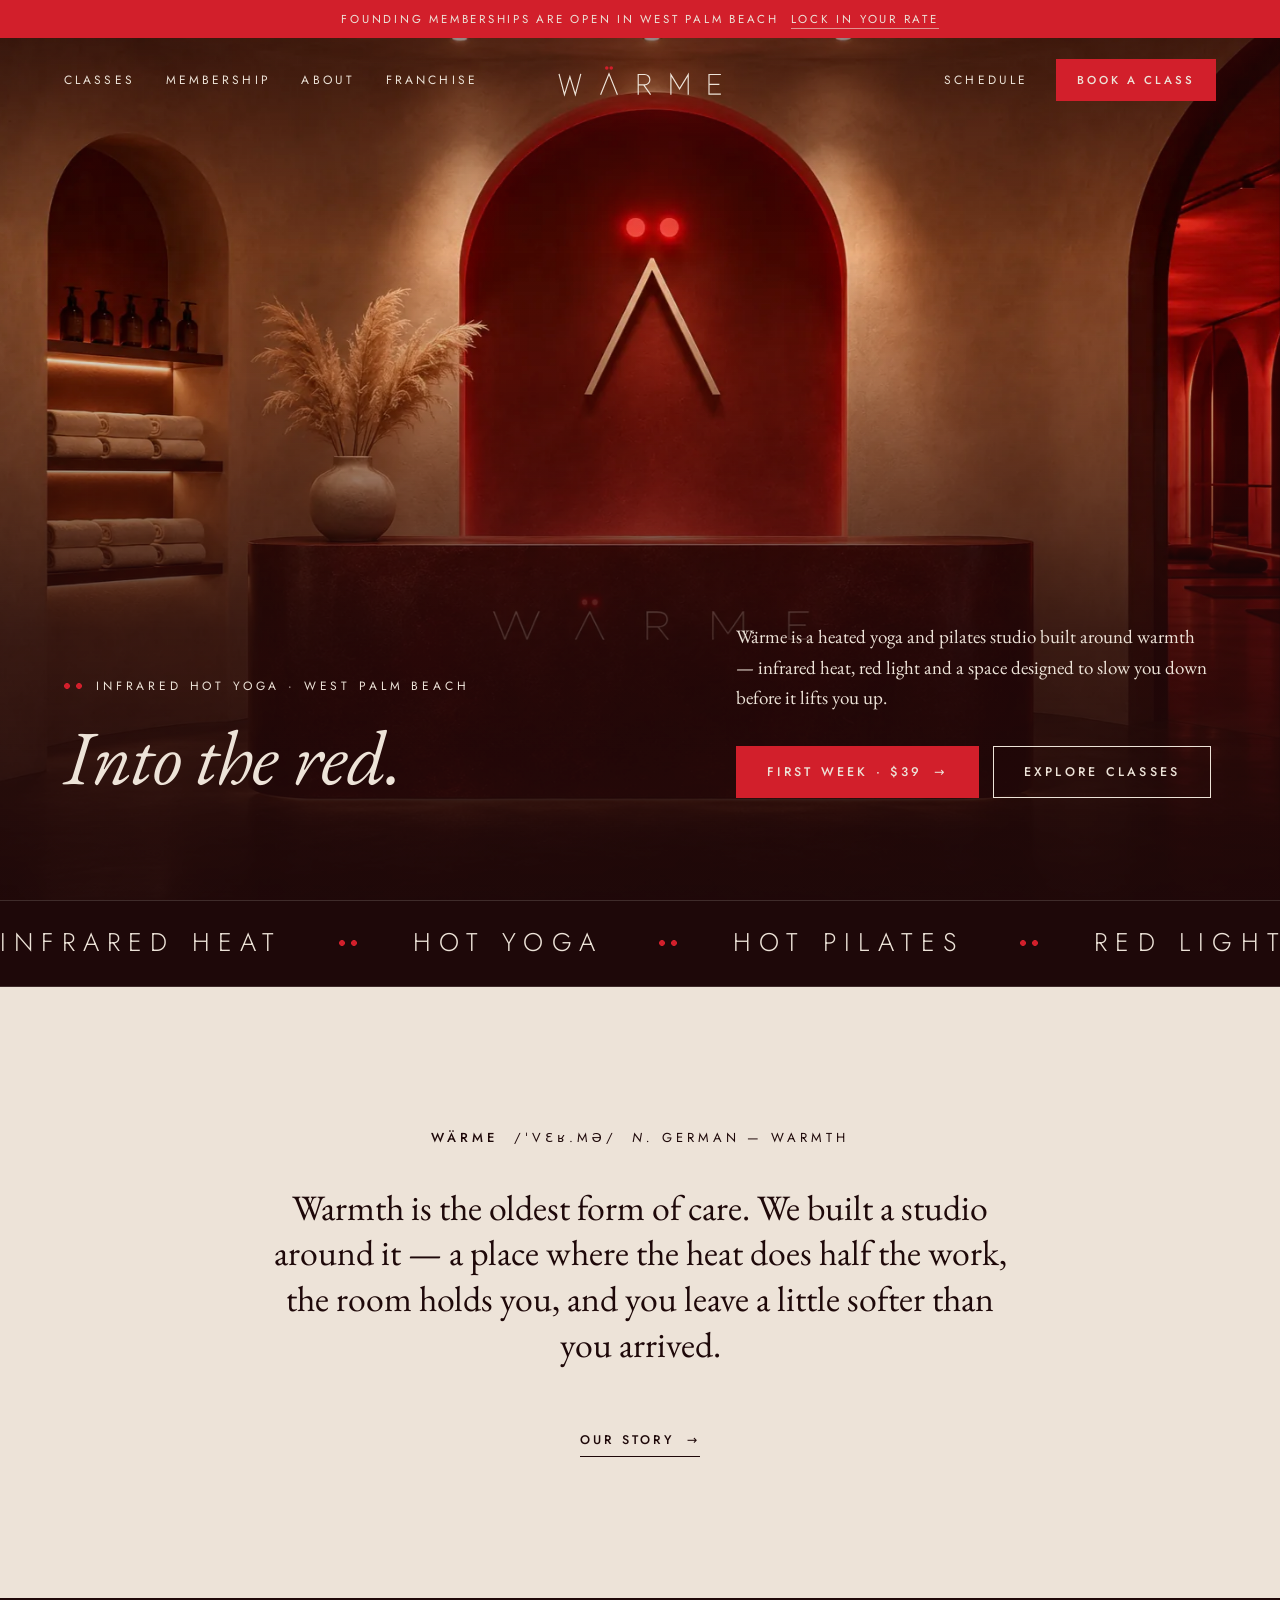
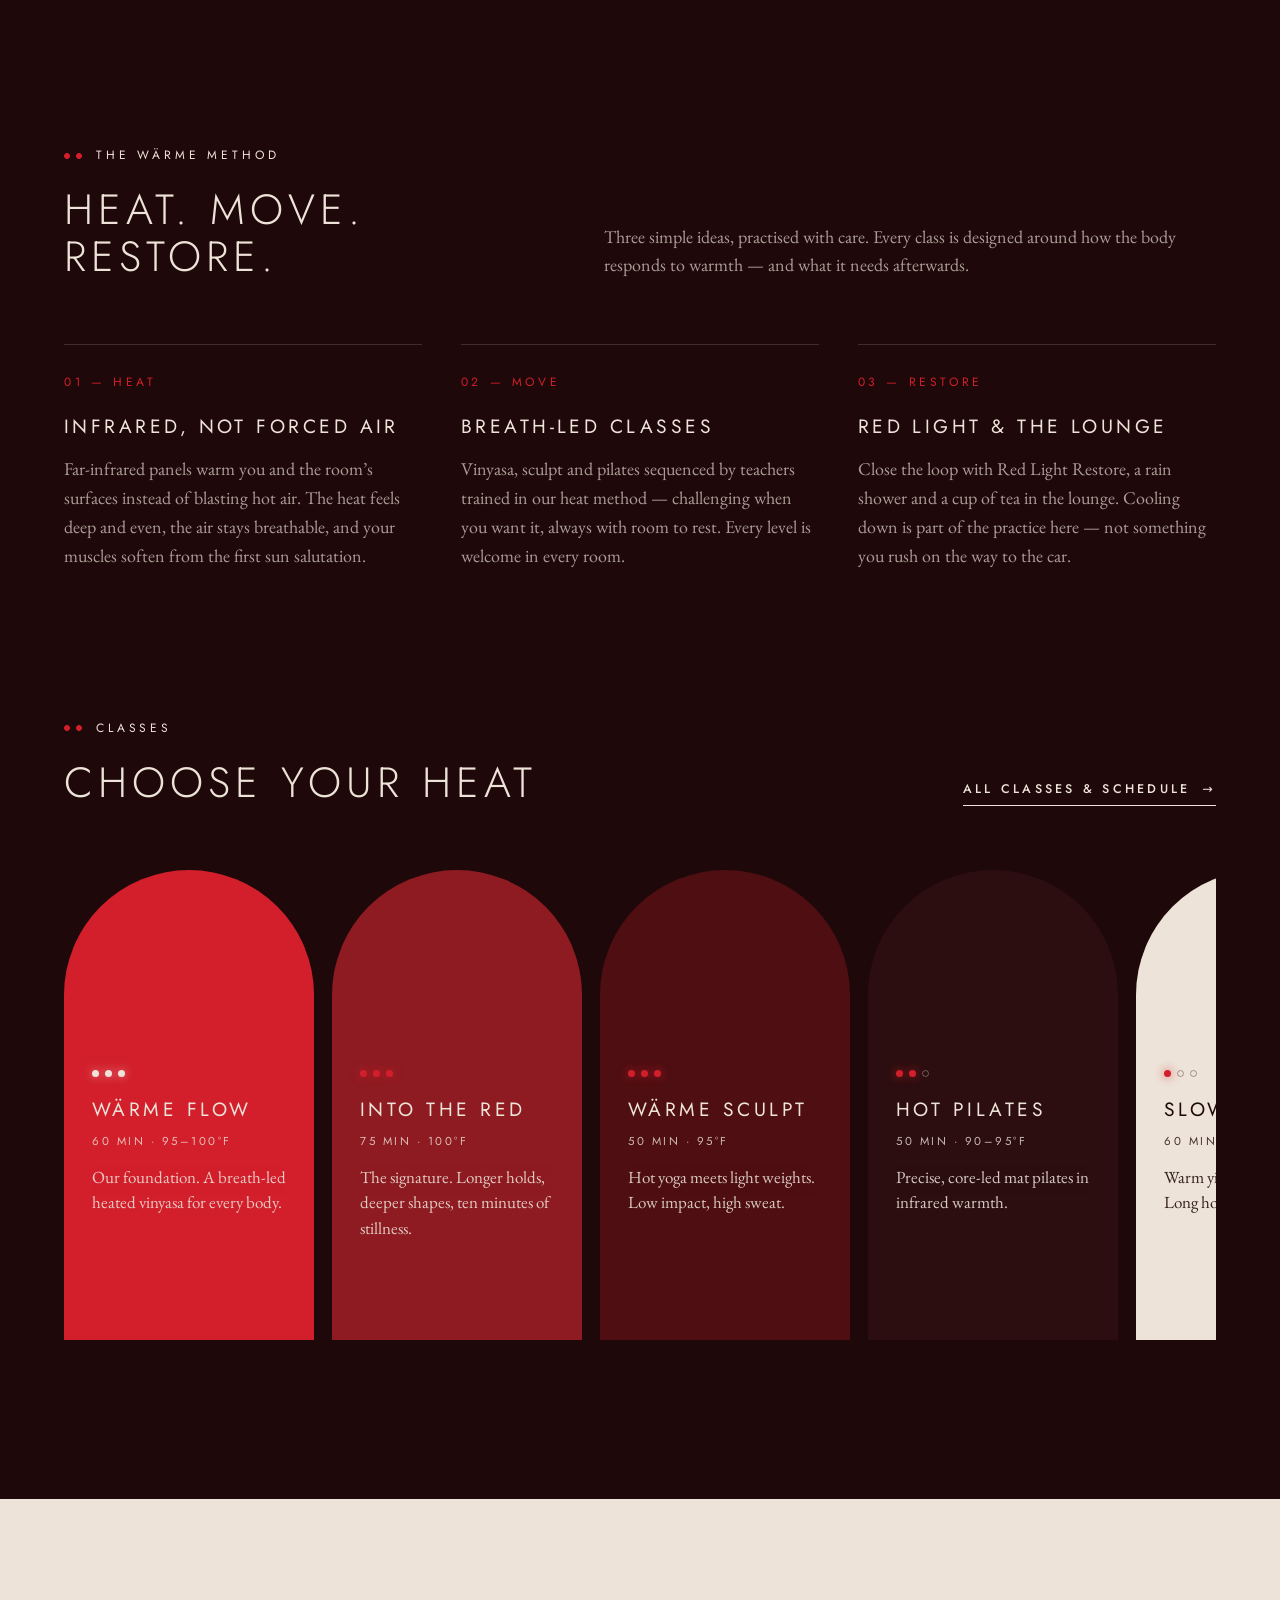
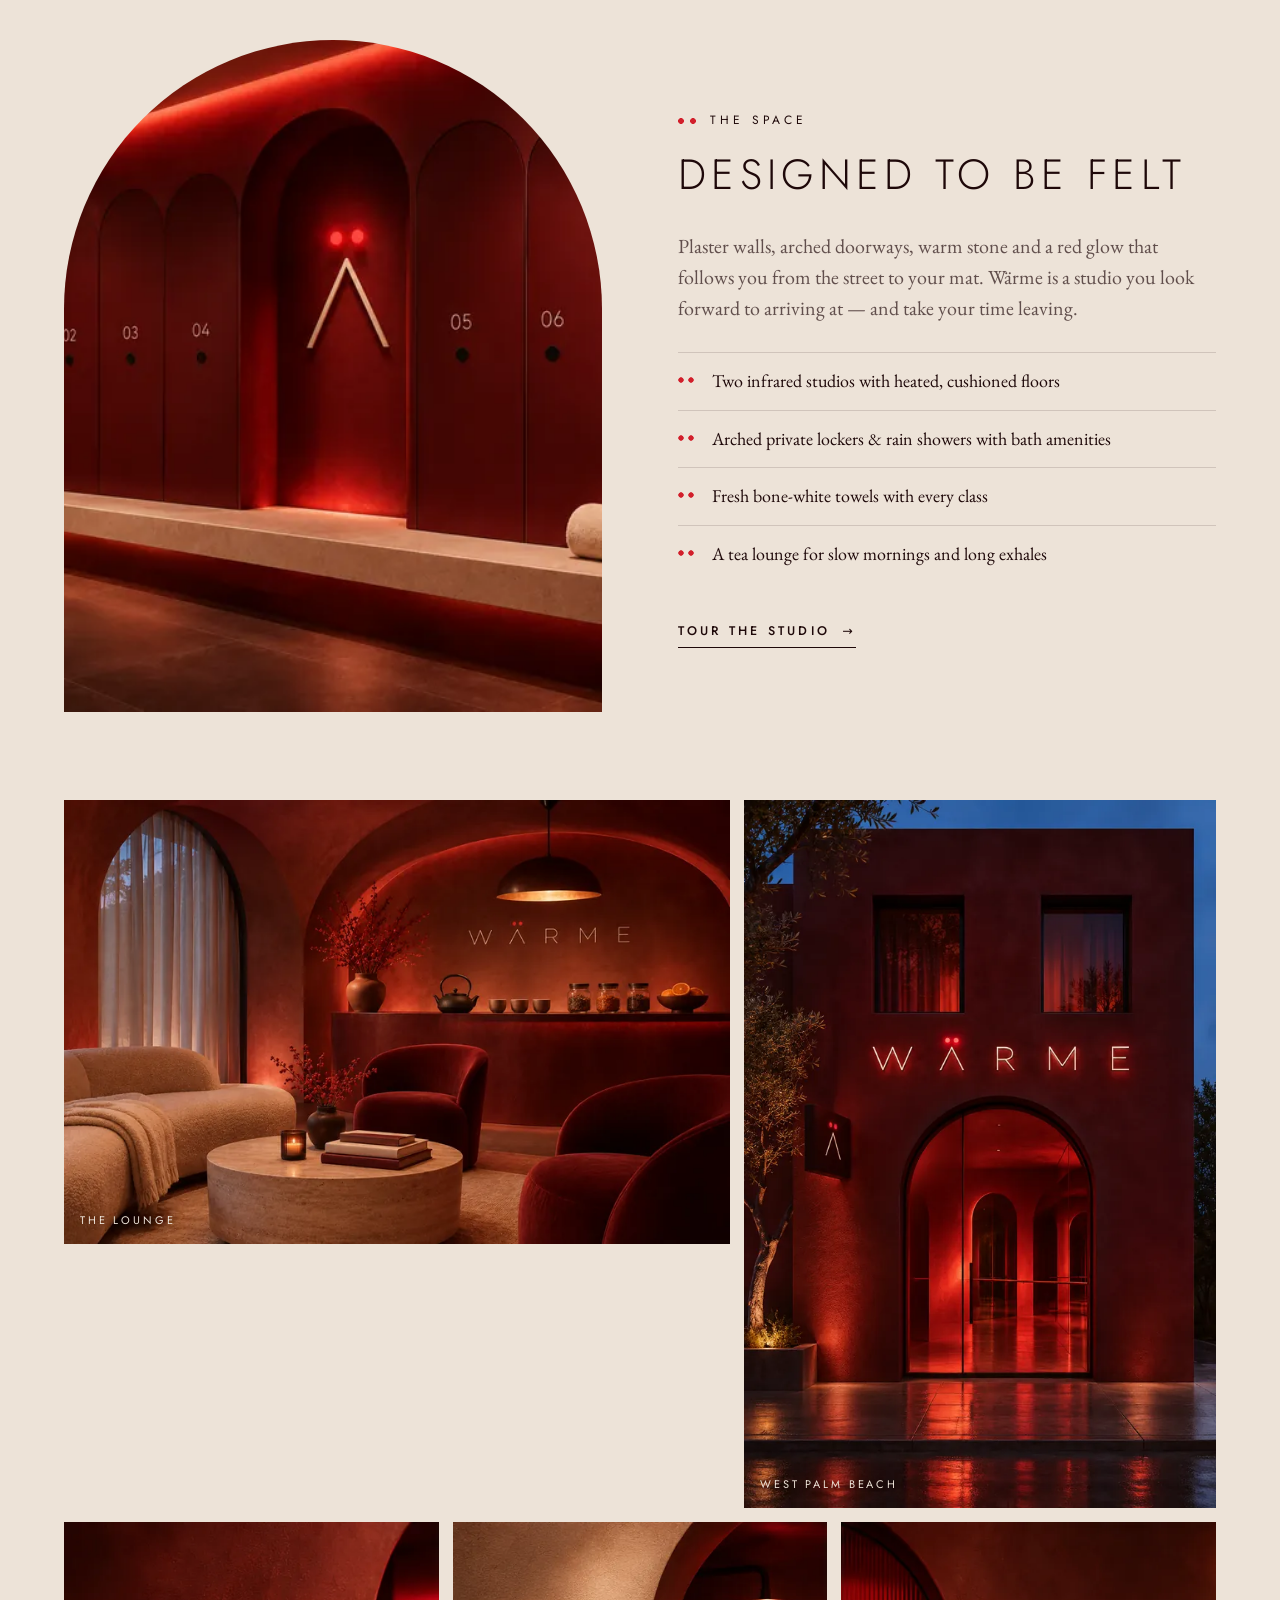
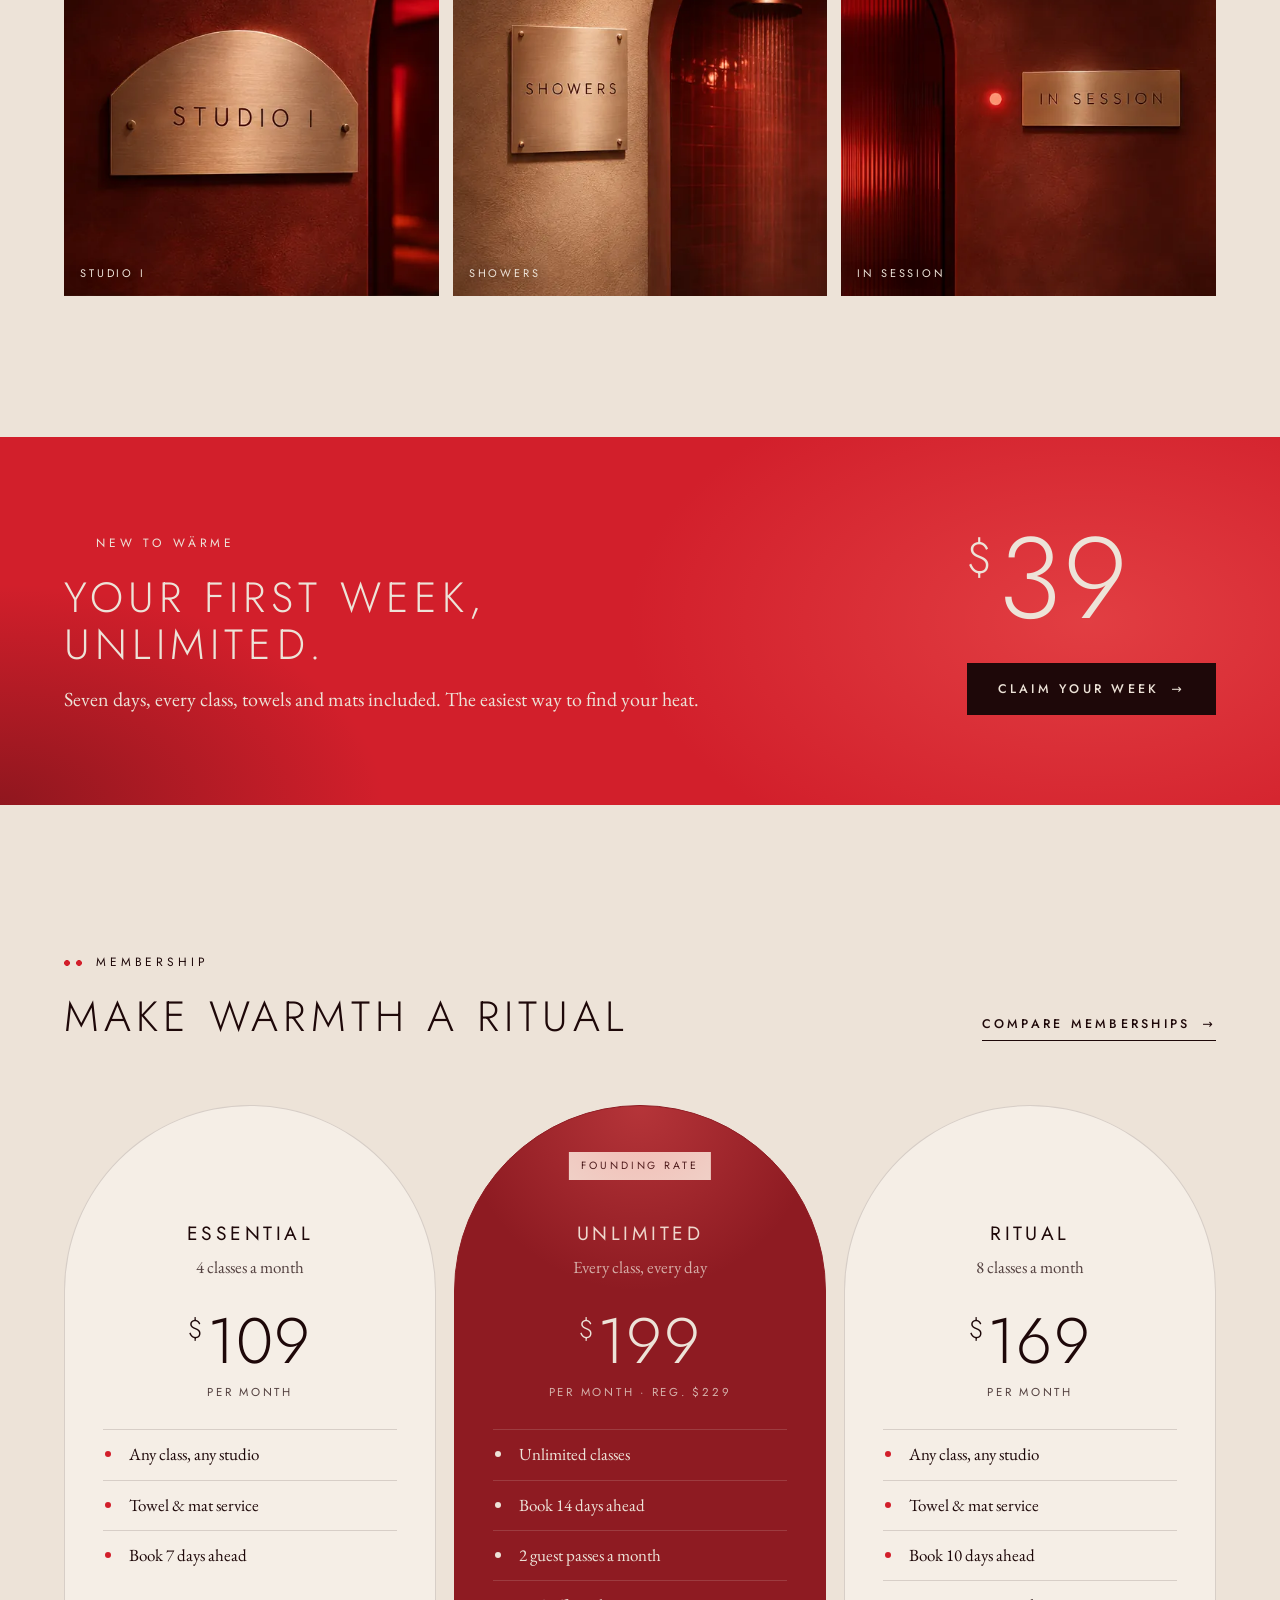
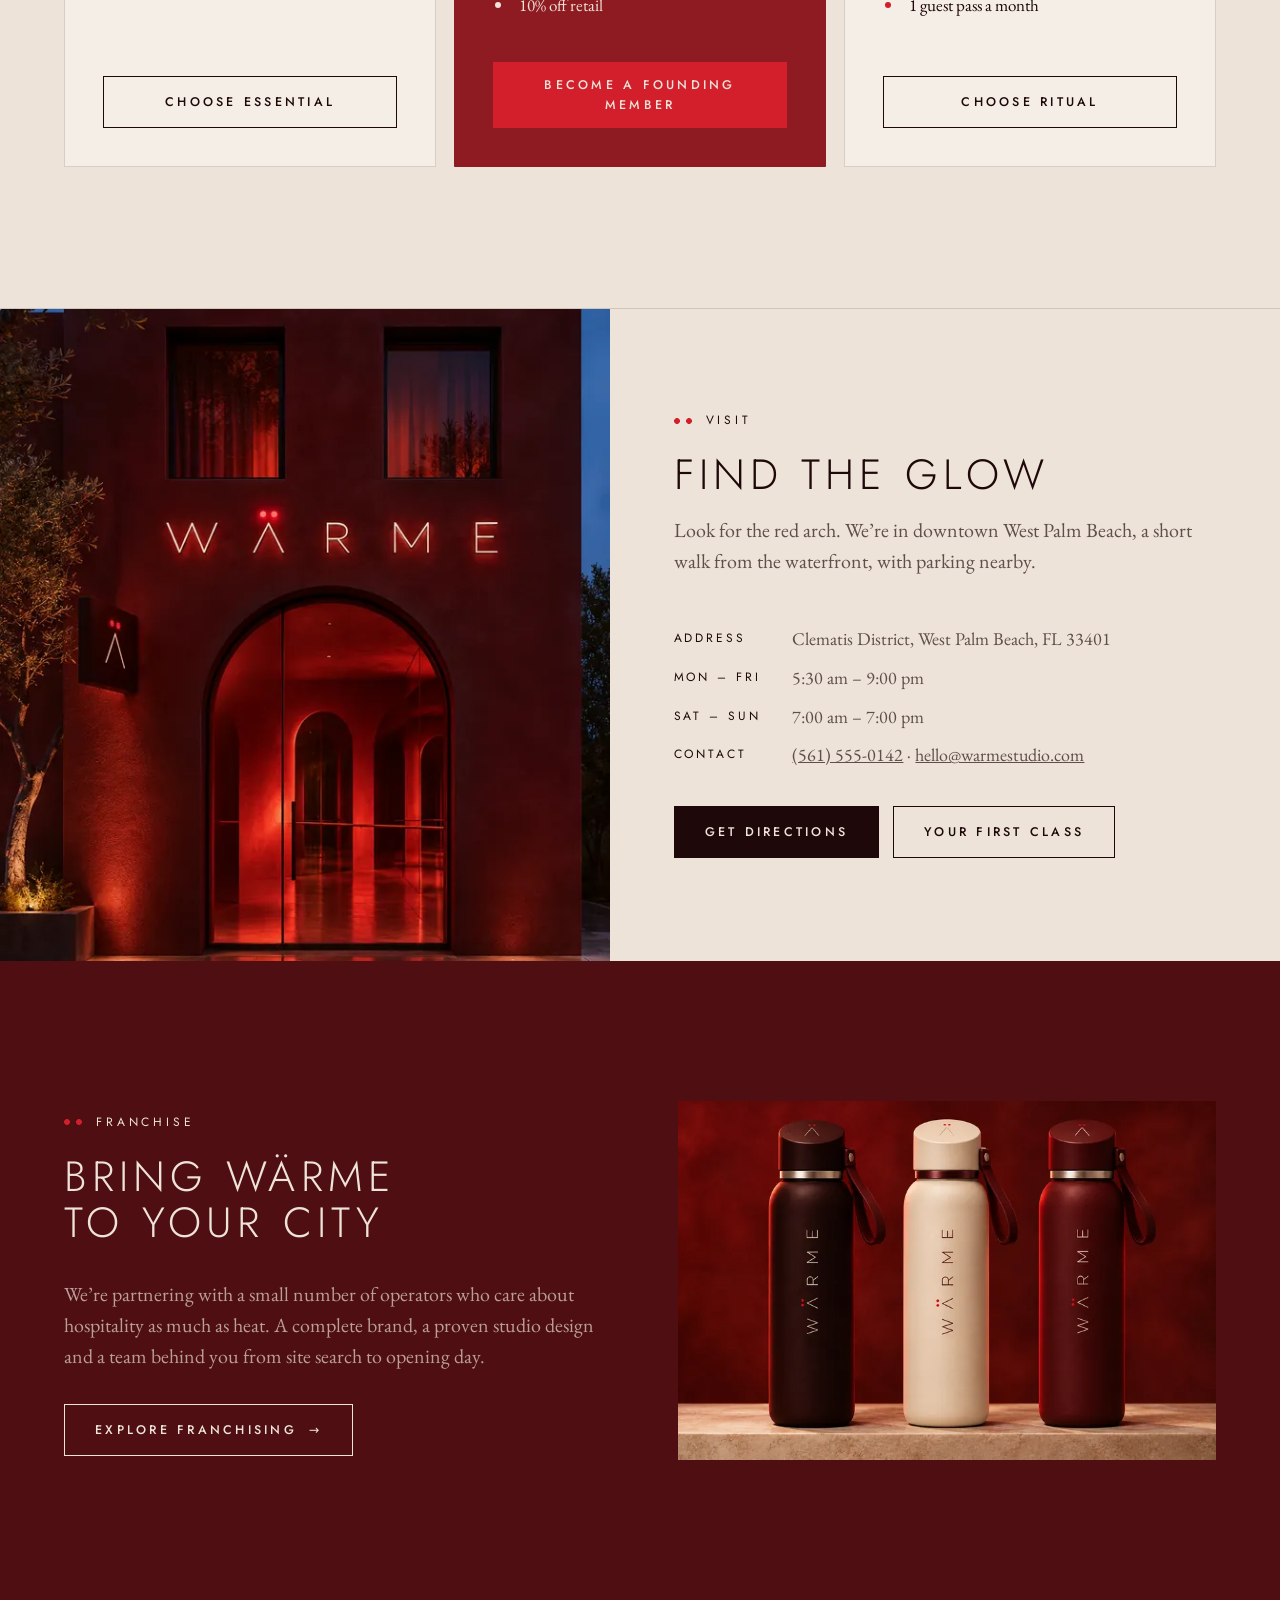
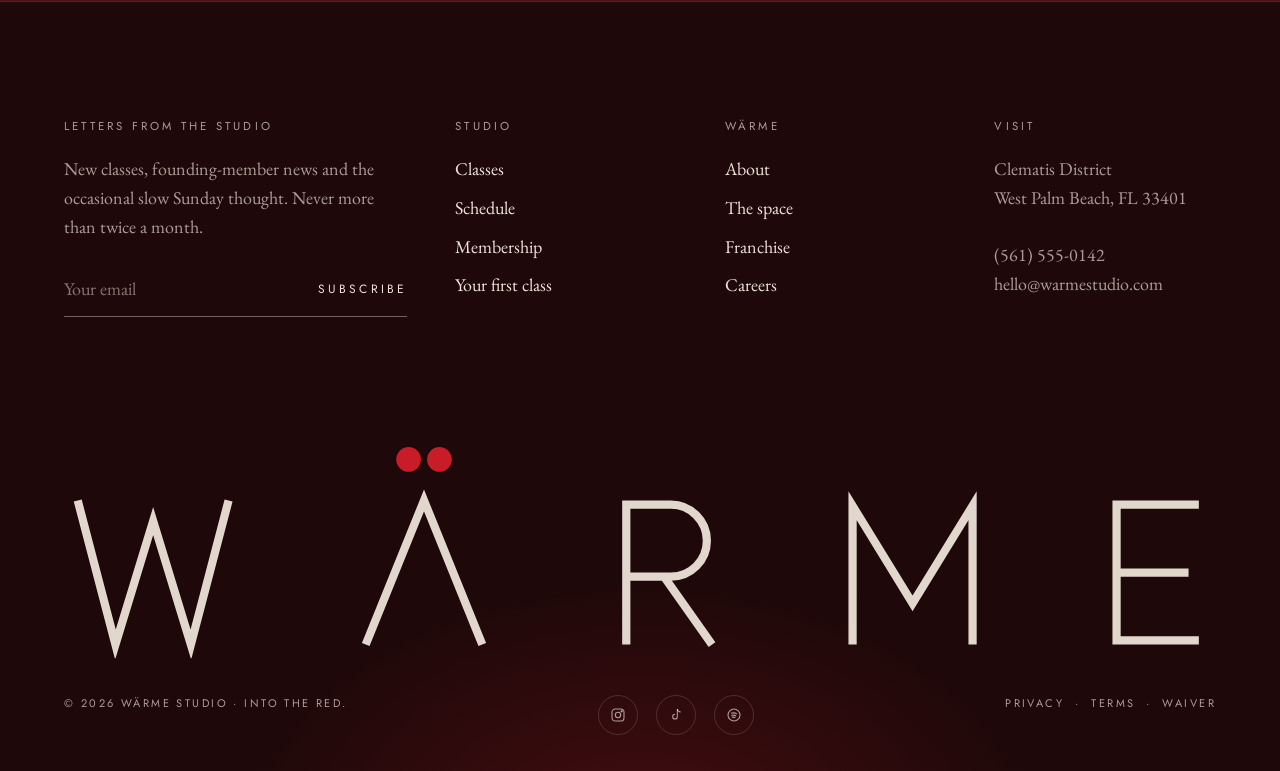
<file: index.html>
<!doctype html>
<html lang="en" class="no-js">
<head>
  <meta charset="utf-8">
  <meta name="viewport" content="width=device-width, initial-scale=1, viewport-fit=cover">
  <title>Wärme — Infrared Hot Yoga & Pilates in West Palm Beach</title>
  <meta name="description" content="Wärme is an infrared hot yoga and hot pilates studio in West Palm Beach. Heated flow, sculpt, pilates and red light recovery in a space built around warmth. First week unlimited $39.">
  <link rel="canonical" href="https://www.warmestudio.com/">
  <meta name="theme-color" content="#1E0809">
  <meta property="og:type" content="website">
  <meta property="og:site_name" content="Wärme">
  <meta property="og:title" content="Wärme — Infrared Hot Yoga & Pilates in West Palm Beach">
  <meta property="og:description" content="Wärme is an infrared hot yoga and hot pilates studio in West Palm Beach. Heated flow, sculpt, pilates and red light recovery in a space built around warmth. First week unlimited $39.">
  <meta property="og:url" content="https://www.warmestudio.com/">
  <meta property="og:image" content="https://www.warmestudio.com/assets/img/og.jpg">
  <meta name="twitter:card" content="summary_large_image">
  <link rel="icon" href="assets/img/favicon.svg" type="image/svg+xml">
  <link rel="preconnect" href="https://fonts.googleapis.com">
  <link rel="preconnect" href="https://fonts.gstatic.com" crossorigin>
  <link rel="stylesheet" href="https://fonts.googleapis.com/css2?family=EB+Garamond:ital,wght@0,400;0,500;1,400;1,500&family=Jost:wght@300;400;500&display=swap">
  <link rel="stylesheet" href="assets/css/styles.css">
  <script type="application/ld+json">
  {
    "@context": "https://schema.org",
    "@type": "ExerciseGym",
    "name": "Wärme",
    "description": "Infrared hot yoga and hot pilates studio in West Palm Beach, Florida.",
    "url": "https://www.warmestudio.com/",
    "image": "https://www.warmestudio.com/assets/img/og.jpg",
    "telephone": "(561) 555-0142",
    "email": "hello@warmestudio.com",
    "address": { "@type": "PostalAddress", "streetAddress": "Clematis District", "addressLocality": "West Palm Beach", "addressRegion": "FL", "postalCode": "33401", "addressCountry": "US" },
    "openingHours": ["Mo-Fr 05:30-21:00", "Sa-Su 07:00-19:00"]
  }
  </script>
</head>
<body class="has-hero">
  <a class="skip-link" href="#main">Skip to content</a>

  <svg width="0" height="0" style="position:absolute" aria-hidden="true" focusable="false">
    <symbol id="wordmark" viewBox="-4 -20 336 66">
      <g fill="none" stroke="currentColor" stroke-width="2.4" stroke-miterlimit="10">
        <path d="M0 0 L11 42 L22 6 L33 42 L44 0"/>
        <path d="M84 42 L101 0 L118 42"/>
        <path d="M160 42 V1.2 H173 A10.5 10.5 0 0 1 173 22.2 H160 M171 22.2 L185 42"/>
        <path d="M226 42 V1.5 L243.5 30 L261 1.5 V42"/>
        <path d="M327 1.2 H303 V40.8 H327 M303 21 H324"/>
      </g>
      <circle cx="96.5" cy="-12" r="3.6" fill="#D21F2B"/>
      <circle cx="105.5" cy="-12" r="3.6" fill="#D21F2B"/>
    </symbol>
    <symbol id="monogram" viewBox="0 0 64 64">
      <path d="M14 58 L32 18 L50 58" fill="none" stroke="currentColor" stroke-width="2.4"/>
      <circle cx="26.5" cy="6" r="4" fill="#D21F2B"/>
      <circle cx="37.5" cy="6" r="4" fill="#D21F2B"/>
    </symbol>
  </svg>

  <header class="site-header">
    <div class="announce">Founding memberships are open<span class="wide"> in West Palm Beach</span> <a href="membership.html#plans">Lock in your rate</a></div>
    <div class="header-bar">
      <div class="container header-inner">
        <nav class="nav" aria-label="Primary">
          <a href="classes.html" data-nav="classes">Classes</a>
          <a href="membership.html" data-nav="membership">Membership</a>
          <a href="about.html" data-nav="about">About</a>
          <a href="franchise.html" data-nav="franchise">Franchise</a>
        </nav>
        <a class="brand" href="index.html" aria-label="Wärme — home">
          <svg viewBox="0 0 336 66" aria-hidden="true"><use href="#wordmark"/></svg>
        </a>
        <div class="header-actions">
          <a class="text-link" href="classes.html#schedule">Schedule</a>
          <a class="btn btn--glow btn--sm" href="membership.html#intro">Book a class</a>
        </div>
        <button class="menu-toggle" type="button" aria-expanded="false" aria-controls="mobile-menu" aria-label="Open menu"><span></span><span></span></button>
      </div>
    </div>
  </header>

  <div class="mobile-menu" id="mobile-menu" aria-hidden="true" inert>
    <nav aria-label="Mobile">
      <a href="index.html" data-nav="home" aria-current="page">Home</a>
      <a href="classes.html" data-nav="classes">Classes</a>
      <a href="classes.html#schedule">Schedule</a>
      <a href="membership.html" data-nav="membership">Membership</a>
      <a href="about.html" data-nav="about">About</a>
      <a href="franchise.html" data-nav="franchise">Franchise</a>
    </nav>
    <a class="btn btn--glow btn--block" href="membership.html#intro">First week · $39</a>
    <p class="meta">Clematis District, West Palm Beach, FL<br>(561) 555-0142</p>
  </div>

  <main id="main">
<!-- HERO -->
    <section class="hero" aria-labelledby="hero-title">
      <div class="hero__media">
        <img src="assets/img/reception-1536.webp" srcset="assets/img/reception-800.webp 800w, assets/img/reception-1536.webp 1536w" sizes="100vw" alt="The Wärme reception: a curved oxblood desk beneath a glowing red arch bearing the Wärme mark." fetchpriority="high">
      </div>
      <div class="container hero__content">
        <div>
          <p class="eyebrow">Infrared hot yoga · West Palm Beach</p>
          <h1 class="serif-xl" id="hero-title">Into the red.</h1>
        </div>
        <div class="hero__side">
          <p>Wärme is a heated yoga and pilates studio built around warmth — infrared heat, red light and a space designed to slow you down before it lifts you up.</p>
          <div class="btn-row mt-m">
            <a class="btn btn--glow" href="membership.html#intro">First week · $39 <span class="arrow">→</span></a>
            <a class="btn" href="classes.html">Explore classes</a>
          </div>
        </div>
      </div>
    </section>

    <div class="marquee" aria-hidden="true">
      <div class="marquee__track">
        <span>Infrared heat</span><span>Hot yoga</span><span>Hot pilates</span><span>Red light recovery</span><span>West Palm Beach</span><span>Into the red</span>
        <span>Infrared heat</span><span>Hot yoga</span><span>Hot pilates</span><span>Red light recovery</span><span>West Palm Beach</span><span>Into the red</span>
      </div>
    </div>

    <!-- STATEMENT -->
    <section class="section on-light statement">
      <div class="container narrow reveal">
        <span class="define"><b>Wärme</b> &nbsp;/ˈvɛʁ.mə/&nbsp; <em>n.</em> German — warmth</span>
        <p class="serif-lg">Warmth is the oldest form of care. We built a studio around it — a place where the heat does half the work, the room holds you, and you leave a little softer than you arrived.</p>
        <div class="mt-l"><a class="link" href="about.html">Our story <span class="arrow">→</span></a></div>
      </div>
    </section>

    <!-- METHOD -->
    <section class="section">
      <div class="container">
        <div class="section-head reveal">
          <div>
            <p class="eyebrow">The Wärme method</p>
            <h2 class="h2">Heat. Move.<br>Restore.</h2>
          </div>
          <p class="muted maxw-sm">Three simple ideas, practised with care. Every class is designed around how the body responds to warmth — and what it needs afterwards.</p>
        </div>
        <div class="grid-3">
          <div class="pillar reveal">
            <span class="num">01 — Heat</span>
            <h3 class="h3">Infrared, not forced air</h3>
            <p>Far-infrared panels warm you and the room’s surfaces instead of blasting hot air. The heat feels deep and even, the air stays breathable, and your muscles soften from the first sun salutation.</p>
          </div>
          <div class="pillar reveal" data-delay="1">
            <span class="num">02 — Move</span>
            <h3 class="h3">Breath-led classes</h3>
            <p>Vinyasa, sculpt and pilates sequenced by teachers trained in our heat method — challenging when you want it, always with room to rest. Every level is welcome in every room.</p>
          </div>
          <div class="pillar reveal" data-delay="2">
            <span class="num">03 — Restore</span>
            <h3 class="h3">Red light & the lounge</h3>
            <p>Close the loop with Red Light Restore, a rain shower and a cup of tea in the lounge. Cooling down is part of the practice here — not something you rush on the way to the car.</p>
          </div>
        </div>
      </div>
    </section>

    <!-- CLASSES -->
    <section class="section on-cherry" style="padding-top:0">
      <div class="container">
        <div class="section-head reveal">
          <div>
            <p class="eyebrow">Classes</p>
            <h2 class="h2">Choose your heat</h2>
          </div>
          <a class="link" href="classes.html">All classes & schedule <span class="arrow">→</span></a>
        </div>
        <div class="class-rail reveal" role="list">
          <a class="class-card swatch-glow" href="classes.html#flow" role="listitem">
            <span class="dots" aria-label="Heat 3 of 3"><i></i><i></i><i></i></span>
            <h3 class="h3">Wärme Flow</h3>
            <span class="meta">60 min · 95–100°F</span>
            <p>Our foundation. A breath-led heated vinyasa for every body.</p>
          </a>
          <a class="class-card swatch-garnet" href="classes.html#into-the-red" role="listitem">
            <span class="dots" aria-label="Heat 3 of 3"><i></i><i></i><i></i></span>
            <h3 class="h3">Into the Red</h3>
            <span class="meta">75 min · 100°F</span>
            <p>The signature. Longer holds, deeper shapes, ten minutes of stillness.</p>
          </a>
          <a class="class-card swatch-oxblood" href="classes.html#sculpt" role="listitem">
            <span class="dots" aria-label="Heat 3 of 3"><i></i><i></i><i></i></span>
            <h3 class="h3">Wärme Sculpt</h3>
            <span class="meta">50 min · 95°F</span>
            <p>Hot yoga meets light weights. Low impact, high sweat.</p>
          </a>
          <a class="class-card swatch-cherry" href="classes.html#pilates" role="listitem">
            <span class="dots" aria-label="Heat 2 of 3"><i></i><i></i><i class="off"></i></span>
            <h3 class="h3">Hot Pilates</h3>
            <span class="meta">50 min · 90–95°F</span>
            <p>Precise, core-led mat pilates in infrared warmth.</p>
          </a>
          <a class="class-card swatch-bone" href="classes.html#slow-burn" role="listitem">
            <span class="dots" aria-label="Heat 1 of 3"><i></i><i class="off"></i><i class="off"></i></span>
            <h3 class="h3">Slow Burn</h3>
            <span class="meta">60 min · 85–90°F</span>
            <p>Warm yin and breathwork. Long holds, quiet mind.</p>
          </a>
          <a class="class-card swatch-garnet" href="classes.html#restore" role="listitem">
            <span class="dots" aria-label="Heat 1 of 3"><i></i><i class="off"></i><i class="off"></i></span>
            <h3 class="h3">Red Light Restore</h3>
            <span class="meta">45 min · 85°F</span>
            <p>Gentle mobility and guided rest under red-spectrum light.</p>
          </a>
        </div>
      </div>
    </section>

    <!-- THE SPACE -->
    <section class="section on-light" id="space">
      <div class="container">
        <div class="grid-2">
          <figure class="feature-img arch reveal" style="margin:0">
            <img src="assets/img/lockers-800.webp" srcset="assets/img/lockers-800.webp 800w, assets/img/lockers-1536.webp 1536w" sizes="(max-width: 960px) 100vw, 50vw" alt="Arched oxblood lockers lit by a red glow, with a stone bench and rolled bone towel." loading="lazy">
          </figure>
          <div class="reveal" data-delay="1">
            <p class="eyebrow">The space</p>
            <h2 class="h2">Designed to be felt</h2>
            <p class="lede mt-m muted">Plaster walls, arched doorways, warm stone and a red glow that follows you from the street to your mat. Wärme is a studio you look forward to arriving at — and take your time leaving.</p>
            <ul class="checklist">
              <li>Two infrared studios with heated, cushioned floors</li>
              <li>Arched private lockers & rain showers with bath amenities</li>
              <li>Fresh bone-white towels with every class</li>
              <li>A tea lounge for slow mornings and long exhales</li>
            </ul>
            <div class="mt-m"><a class="link" href="about.html#space">Tour the studio <span class="arrow">→</span></a></div>
          </div>
        </div>

        <div class="gallery mt-xl reveal">
          <figure class="g-a"><img src="assets/img/lounge-800.webp" srcset="assets/img/lounge-800.webp 800w, assets/img/lounge-1536.webp 1536w" sizes="(max-width: 760px) 100vw, 58vw" alt="The Wärme lounge with velvet chairs, a travertine table and a tea bar." loading="lazy"><figcaption>The Lounge</figcaption></figure>
          <figure class="g-b"><img src="assets/img/facade-640.webp" srcset="assets/img/facade-640.webp 640w, assets/img/facade-1024.webp 1024w" sizes="(max-width: 760px) 100vw, 42vw" alt="The Wärme facade at dusk: red plaster, illuminated wordmark and an arched glass entrance." loading="lazy" style="object-position:50% 45%"><figcaption>West Palm Beach</figcaption></figure>
          <figure class="g-c"><img src="assets/img/sign-studio1-506.webp" alt="Brushed brass Studio I sign on a red plaster wall." loading="lazy"><figcaption>Studio I</figcaption></figure>
          <figure class="g-d"><img src="assets/img/sign-showers-506.webp" alt="Showers sign beside an arched, red-tiled rain shower." loading="lazy"><figcaption>Showers</figcaption></figure>
          <figure class="g-e"><img src="assets/img/sign-session-506.webp" alt="A red light glowing beside an In Session sign at a studio doorway." loading="lazy"><figcaption>In Session</figcaption></figure>
        </div>
      </div>
    </section>

    <!-- INTRO OFFER -->
    <section class="offer section--tight section">
      <div class="container offer-inner">
        <div class="reveal">
          <p class="eyebrow" style="color:var(--bone)">New to Wärme</p>
          <h2 class="h2">Your first week,<br>unlimited.</h2>
          <p class="lede mt-s">Seven days, every class, towels and mats included. The easiest way to find your heat.</p>
        </div>
        <div class="reveal" data-delay="1">
          <div class="price-big"><sup>$</sup>39</div>
          <a class="btn btn--solid-dark mt-m" href="membership.html#intro">Claim your week <span class="arrow">→</span></a>
        </div>
      </div>
    </section>

    <!-- MEMBERSHIP -->
    <section class="section on-light">
      <div class="container">
        <div class="section-head reveal">
          <div>
            <p class="eyebrow">Membership</p>
            <h2 class="h2">Make warmth a ritual</h2>
          </div>
          <a class="link" href="membership.html">Compare memberships <span class="arrow">→</span></a>
        </div>
        <div class="plans">
          <article class="plan reveal">
            <h3 class="h3">Essential</h3>
            <p class="sub">4 classes a month</p>
            <div class="amount"><sup>$</sup>109</div>
            <p class="per">per month</p>
            <ul><li>Any class, any studio</li><li>Towel & mat service</li><li>Book 7 days ahead</li></ul>
            <a class="btn btn--dark" href="membership.html#plans">Choose Essential</a>
          </article>
          <article class="plan plan--feature reveal" data-delay="1">
            <span class="badge">Founding rate</span>
            <h3 class="h3">Unlimited</h3>
            <p class="sub">Every class, every day</p>
            <div class="amount"><sup>$</sup>199</div>
            <p class="per">per month · reg. $229</p>
            <ul><li>Unlimited classes</li><li>Book 14 days ahead</li><li>2 guest passes a month</li><li>10% off retail</li></ul>
            <a class="btn btn--glow" href="membership.html#plans">Become a founding member</a>
          </article>
          <article class="plan reveal" data-delay="2">
            <h3 class="h3">Ritual</h3>
            <p class="sub">8 classes a month</p>
            <div class="amount"><sup>$</sup>169</div>
            <p class="per">per month</p>
            <ul><li>Any class, any studio</li><li>Towel & mat service</li><li>Book 10 days ahead</li><li>1 guest pass a month</li></ul>
            <a class="btn btn--dark" href="membership.html#plans">Choose Ritual</a>
          </article>
        </div>
      </div>
    </section>

    <!-- VISIT -->
    <section class="visit on-light" style="border-top:1px solid var(--on-light-line)">
      <div class="visit__img">
        <img src="assets/img/facade-1024.webp" srcset="assets/img/facade-640.webp 640w, assets/img/facade-1024.webp 1024w" sizes="(max-width: 900px) 100vw, 48vw" alt="The Wärme studio entrance glowing red at dusk." loading="lazy">
      </div>
      <div class="visit__body">
        <p class="eyebrow">Visit</p>
        <h2 class="h2">Find the glow</h2>
        <p class="lede mt-s muted">Look for the red arch. We’re in downtown West Palm Beach, a short walk from the waterfront, with parking nearby.</p>
        <dl class="hours">
          <dt>Address</dt><dd>Clematis District, West Palm Beach, FL 33401</dd>
          <dt>Mon – Fri</dt><dd>5:30 am – 9:00 pm</dd>
          <dt>Sat – Sun</dt><dd>7:00 am – 7:00 pm</dd>
          <dt>Contact</dt><dd><a href="tel:+15615550142">(561) 555-0142</a> · <a href="mailto:hello@warmestudio.com">hello@warmestudio.com</a></dd>
        </dl>
        <div class="btn-row">
          <a class="btn btn--solid-dark" href="https://maps.google.com/?q=West+Palm+Beach+FL" target="_blank" rel="noopener">Get directions</a>
          <a class="btn btn--dark" href="classes.html#first-class">Your first class</a>
        </div>
      </div>
    </section>

    <!-- FRANCHISE -->
    <section class="section on-oxblood">
      <div class="container grid-2">
        <div class="reveal">
          <p class="eyebrow">Franchise</p>
          <h2 class="h2">Bring Wärme<br>to your city</h2>
          <p class="lede mt-m muted">We’re partnering with a small number of operators who care about hospitality as much as heat. A complete brand, a proven studio design and a team behind you from site search to opening day.</p>
          <div class="btn-row mt-m">
            <a class="btn" href="franchise.html">Explore franchising <span class="arrow">→</span></a>
          </div>
        </div>
        <figure class="feature-img feature-img--wide reveal" data-delay="1" style="margin:0">
          <img src="assets/img/bottles-800.webp" srcset="assets/img/bottles-800.webp 800w, assets/img/bottles-1536.webp 1536w" sizes="(max-width: 960px) 100vw, 50vw" alt="Three Wärme water bottles in black cherry, bone and garnet." loading="lazy">
        </figure>
      </div>
    </section>

  </main>

  <footer class="site-footer">
    <div class="container">
      <div class="footer-top">
        <div class="newsletter">
          <h4>Letters from the studio</h4>
          <p>New classes, founding-member news and the occasional slow Sunday thought. Never more than twice a month.</p>
          <form data-demo novalidate>
            <label class="sr-only" for="nl-email">Email address</label>
            <input id="nl-email" type="email" name="email" placeholder="Your email" required autocomplete="email">
            <button type="submit">Subscribe</button>
          </form>
          <p class="thanks" role="status">Thank you — you’re on the list.</p>
        </div>
        <div>
          <h4>Studio</h4>
          <ul>
            <li><a href="classes.html">Classes</a></li>
            <li><a href="classes.html#schedule">Schedule</a></li>
            <li><a href="membership.html">Membership</a></li>
            <li><a href="classes.html#first-class">Your first class</a></li>
          </ul>
        </div>
        <div>
          <h4>Wärme</h4>
          <ul>
            <li><a href="about.html">About</a></li>
            <li><a href="about.html#space">The space</a></li>
            <li><a href="franchise.html">Franchise</a></li>
            <li><a href="mailto:hello@warmestudio.com">Careers</a></li>
          </ul>
        </div>
        <div>
          <h4>Visit</h4>
          <address>Clematis District<br>West Palm Beach, FL 33401<br><br><a href="tel:+15615550142">(561) 555-0142</a><br><a href="mailto:hello@warmestudio.com">hello@warmestudio.com</a></address>
        </div>
      </div>
      <div class="footer-mark" aria-hidden="true"><svg viewBox="0 0 336 66"><use href="#wordmark"/></svg></div>
      <div class="footer-bottom">
        <span>© <span id="year">2026</span> Wärme Studio · into the red.</span>
        <div class="social">
          <a href="https://instagram.com/" aria-label="Instagram"><svg viewBox="0 0 24 24" fill="none" stroke="currentColor" stroke-width="1.6"><rect x="3" y="3" width="18" height="18" rx="5"/><circle cx="12" cy="12" r="4"/><circle cx="17.5" cy="6.5" r=".8" fill="currentColor"/></svg></a>
          <a href="https://tiktok.com/" aria-label="TikTok"><svg viewBox="0 0 24 24" fill="none" stroke="currentColor" stroke-width="1.6"><path d="M14 3v11.5a3.5 3.5 0 1 1-3.5-3.5"/><path d="M14 3c.4 2.6 2.2 4.4 5 4.6"/></svg></a>
          <a href="https://spotify.com/" aria-label="Spotify playlists"><svg viewBox="0 0 24 24" fill="none" stroke="currentColor" stroke-width="1.6"><circle cx="12" cy="12" r="9"/><path d="M7.5 9.5c3-1 6.5-.7 9 .8M8 12.6c2.5-.7 5.2-.4 7.3.8M8.6 15.5c1.9-.5 3.8-.3 5.4.6"/></svg></a>
        </div>
        <span><a href="#">Privacy</a> &nbsp;·&nbsp; <a href="#">Terms</a> &nbsp;·&nbsp; <a href="#">Waiver</a></span>
      </div>
    </div>
  </footer>

  <script src="assets/js/main.js" defer></script>
</body>
</html>
</file>
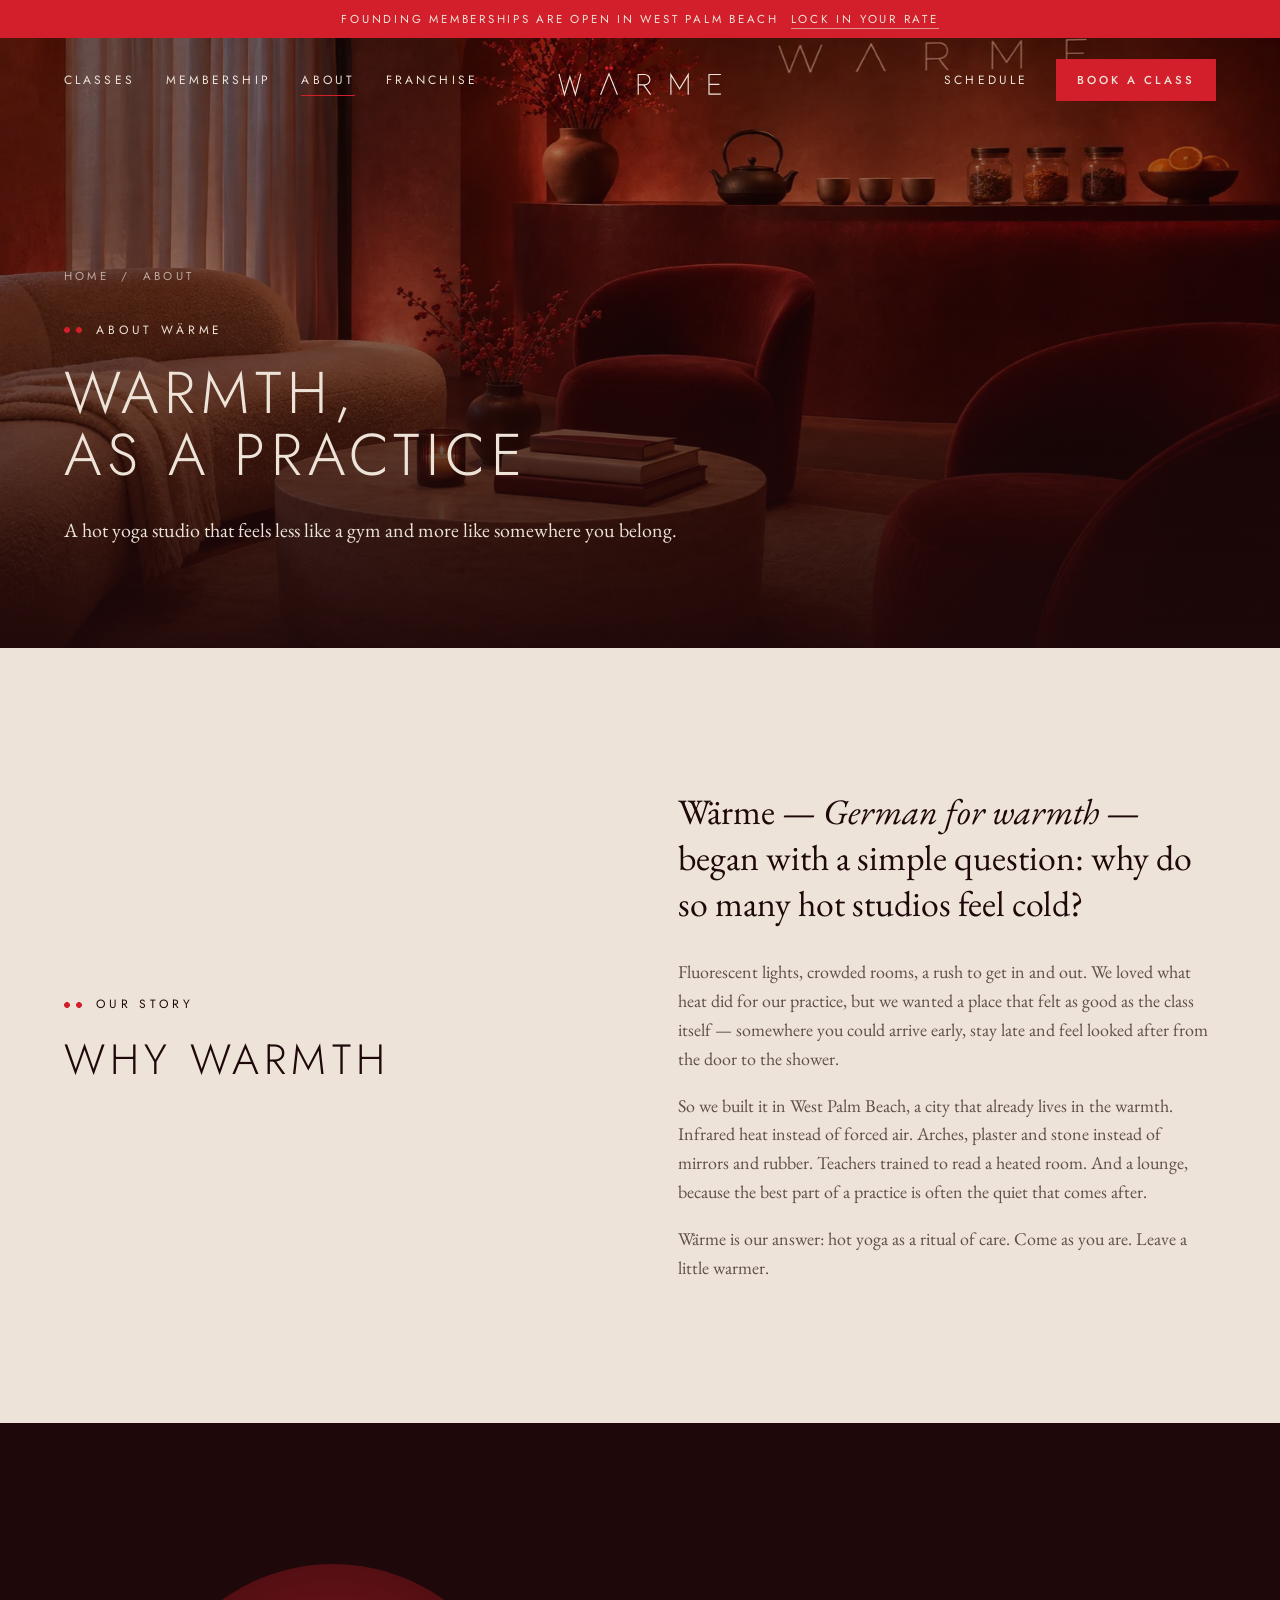
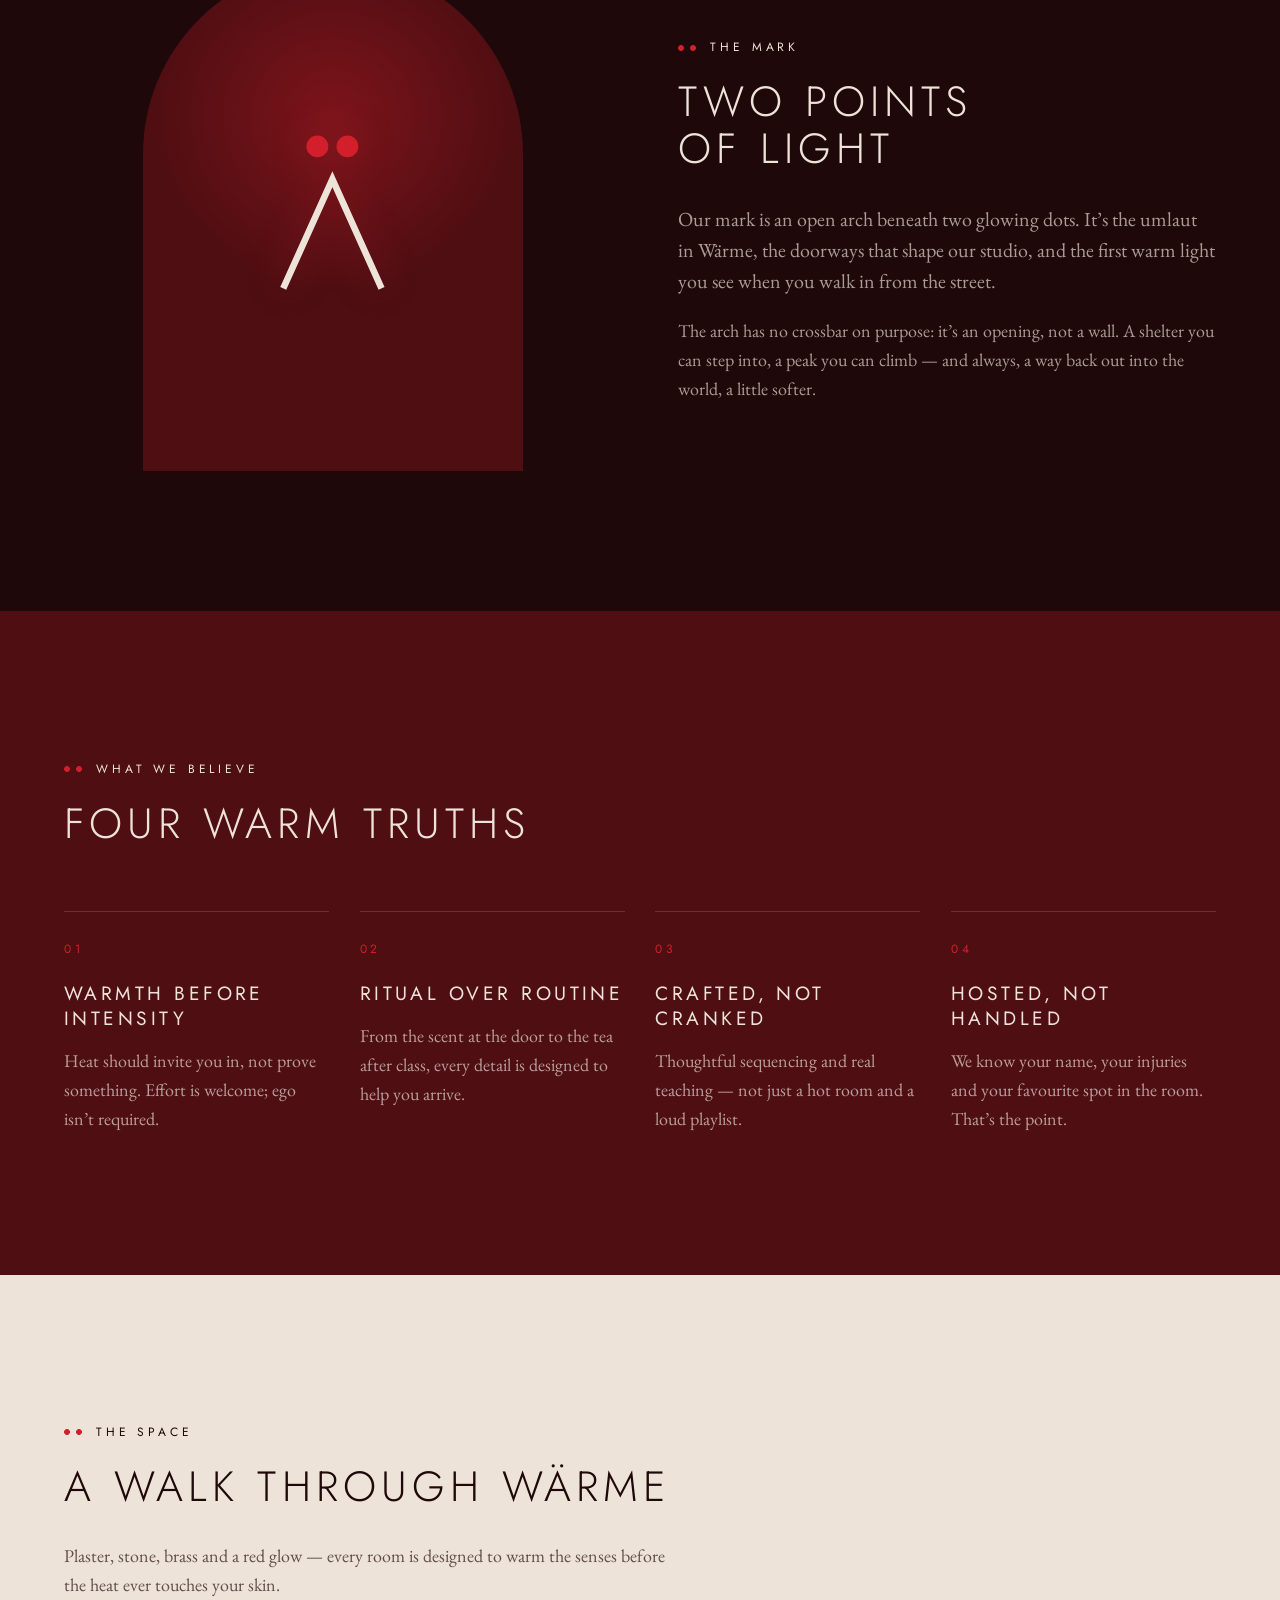
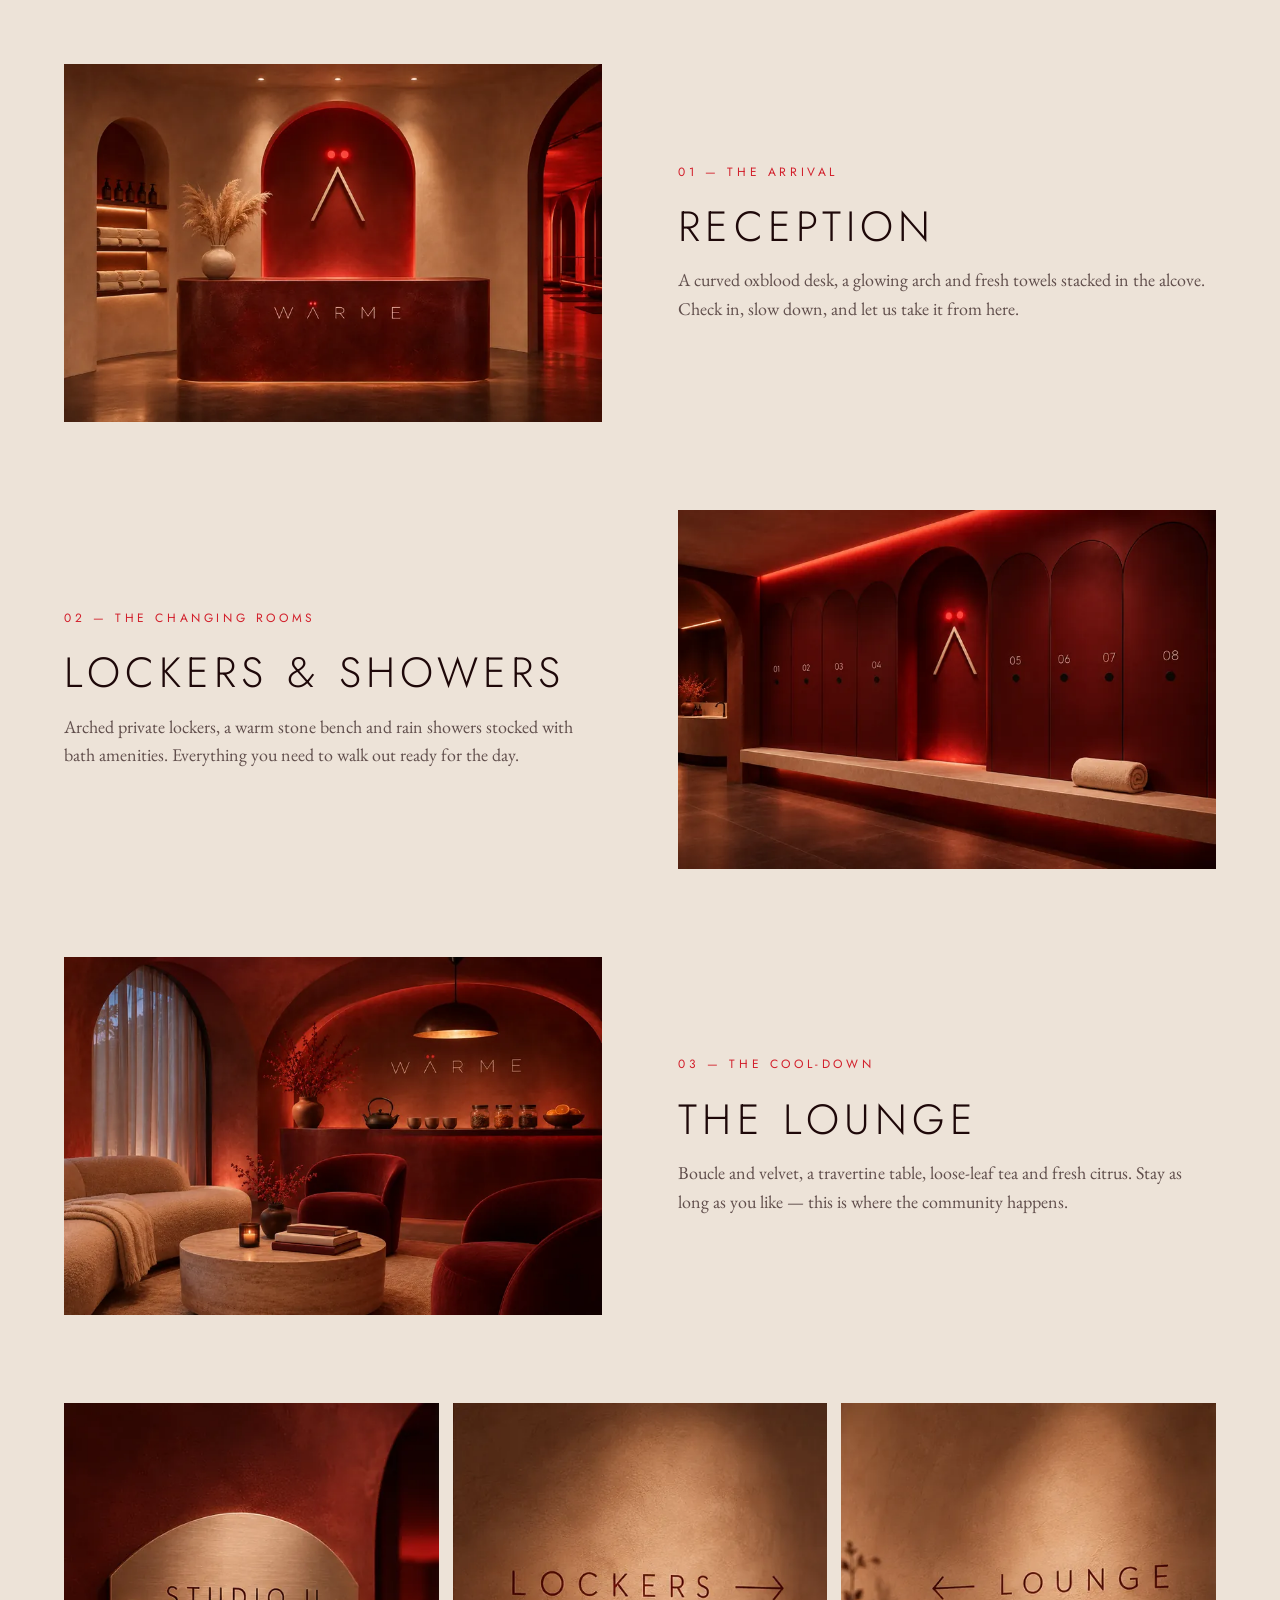
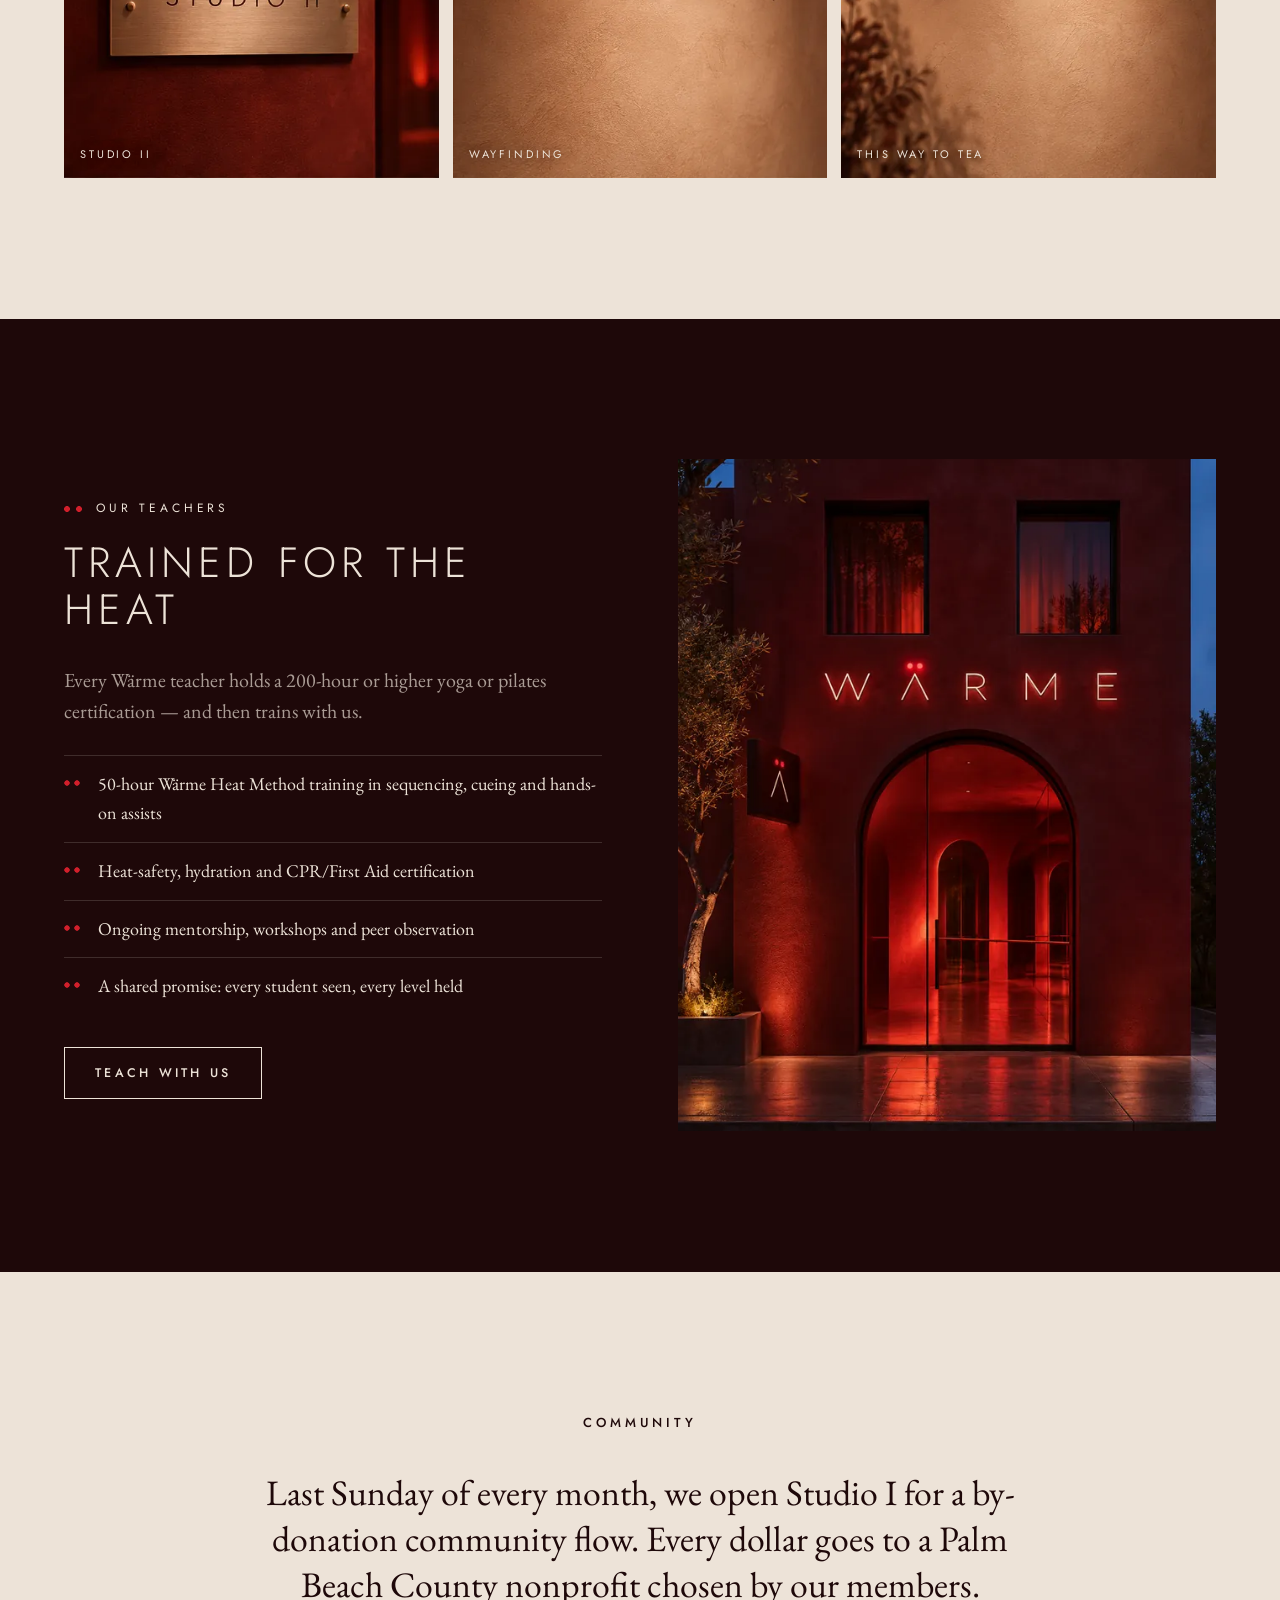
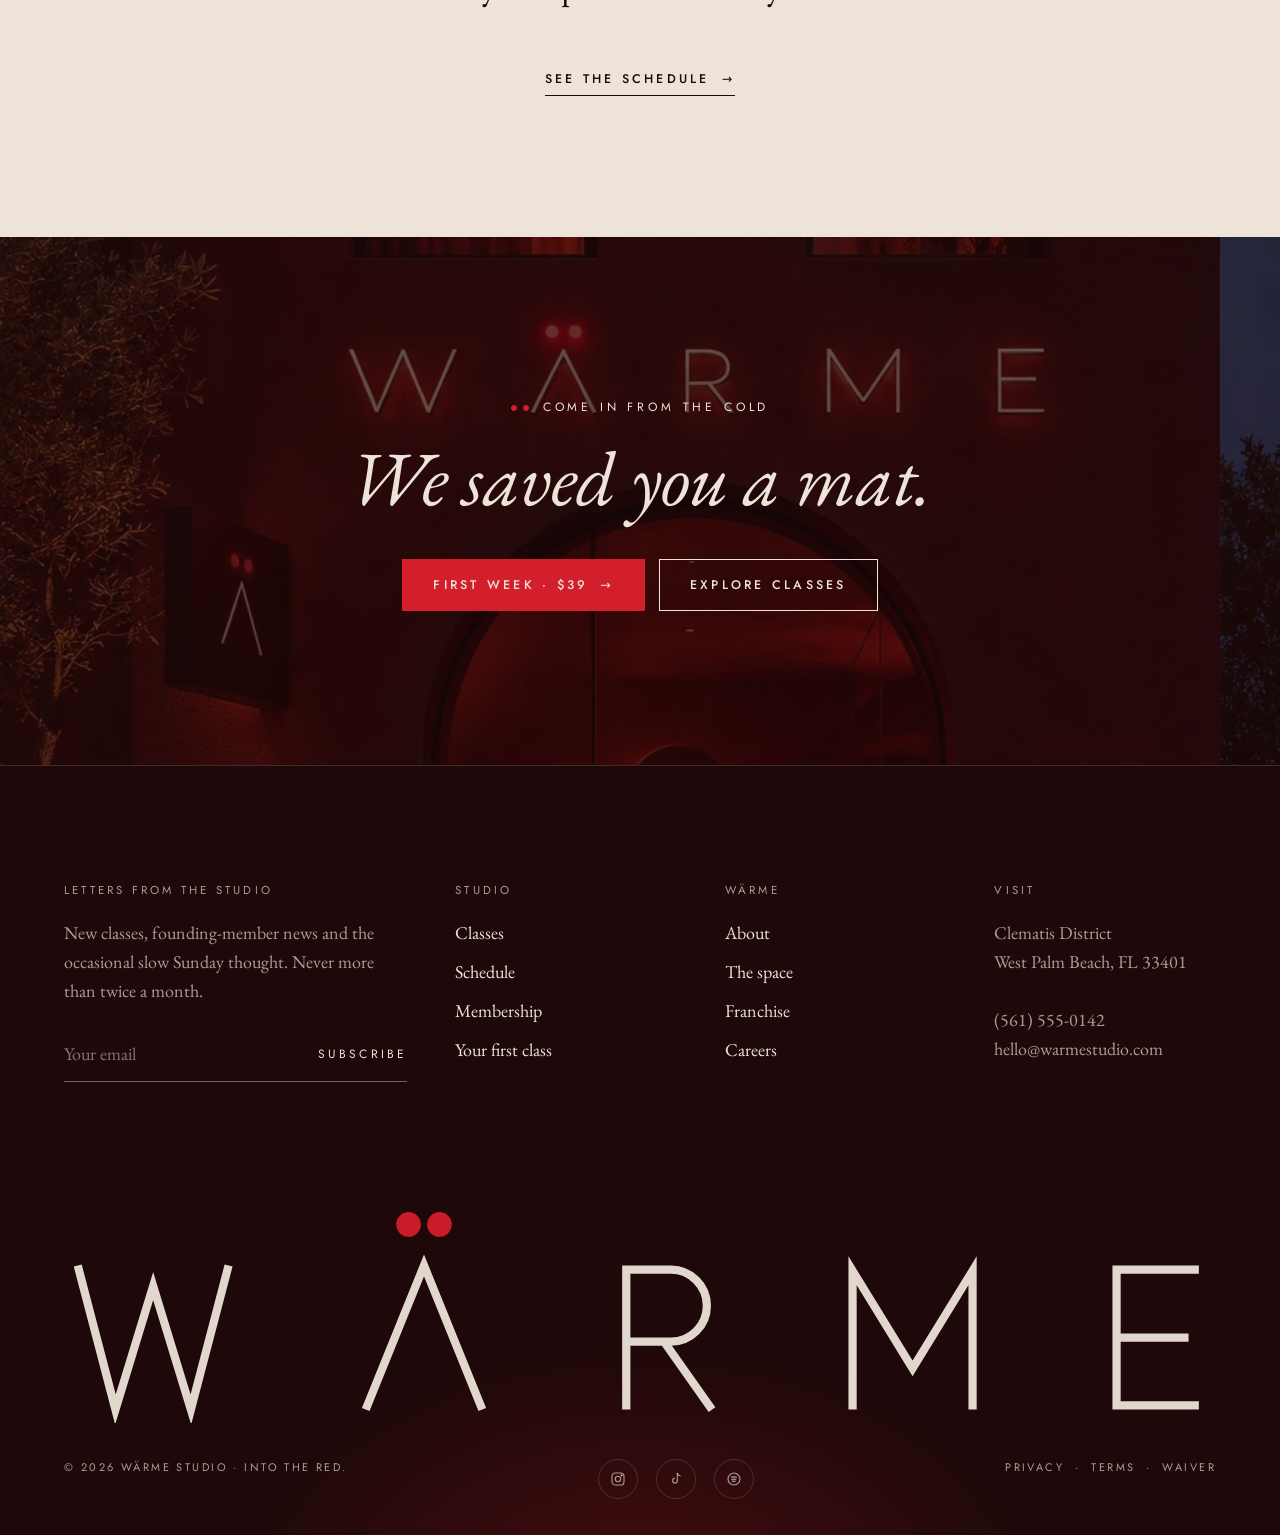
<file: about.html>
<!doctype html>
<html lang="en" class="no-js">
<head>
  <meta charset="utf-8">
  <meta name="viewport" content="width=device-width, initial-scale=1, viewport-fit=cover">
  <title>About Wärme — Hot Yoga Built Around Warmth | West Palm Beach</title>
  <meta name="description" content="Wärme is German for warmth. Meet the West Palm Beach infrared hot yoga studio designed as a ritual: our story, our values, our teachers and our space.">
  <link rel="canonical" href="https://www.warmestudio.com/about.html">
  <meta name="theme-color" content="#1E0809">
  <meta property="og:type" content="website">
  <meta property="og:site_name" content="Wärme">
  <meta property="og:title" content="About Wärme — Hot Yoga Built Around Warmth | West Palm Beach">
  <meta property="og:description" content="Wärme is German for warmth. Meet the West Palm Beach infrared hot yoga studio designed as a ritual: our story, our values, our teachers and our space.">
  <meta property="og:url" content="https://www.warmestudio.com/about.html">
  <meta property="og:image" content="https://www.warmestudio.com/assets/img/og.jpg">
  <meta name="twitter:card" content="summary_large_image">
  <link rel="icon" href="assets/img/favicon.svg" type="image/svg+xml">
  <link rel="preconnect" href="https://fonts.googleapis.com">
  <link rel="preconnect" href="https://fonts.gstatic.com" crossorigin>
  <link rel="stylesheet" href="https://fonts.googleapis.com/css2?family=EB+Garamond:ital,wght@0,400;0,500;1,400;1,500&family=Jost:wght@300;400;500&display=swap">
  <link rel="stylesheet" href="assets/css/styles.css">
  <script type="application/ld+json">
  {
    "@context": "https://schema.org",
    "@type": "ExerciseGym",
    "name": "Wärme",
    "description": "Infrared hot yoga and hot pilates studio in West Palm Beach, Florida.",
    "url": "https://www.warmestudio.com/",
    "image": "https://www.warmestudio.com/assets/img/og.jpg",
    "telephone": "(561) 555-0142",
    "email": "hello@warmestudio.com",
    "address": { "@type": "PostalAddress", "streetAddress": "Clematis District", "addressLocality": "West Palm Beach", "addressRegion": "FL", "postalCode": "33401", "addressCountry": "US" },
    "openingHours": ["Mo-Fr 05:30-21:00", "Sa-Su 07:00-19:00"]
  }
  </script>
</head>
<body class="has-hero">
  <a class="skip-link" href="#main">Skip to content</a>

  <svg width="0" height="0" style="position:absolute" aria-hidden="true" focusable="false">
    <symbol id="wordmark" viewBox="-4 -20 336 66">
      <g fill="none" stroke="currentColor" stroke-width="2.4" stroke-miterlimit="10">
        <path d="M0 0 L11 42 L22 6 L33 42 L44 0"/>
        <path d="M84 42 L101 0 L118 42"/>
        <path d="M160 42 V1.2 H173 A10.5 10.5 0 0 1 173 22.2 H160 M171 22.2 L185 42"/>
        <path d="M226 42 V1.5 L243.5 30 L261 1.5 V42"/>
        <path d="M327 1.2 H303 V40.8 H327 M303 21 H324"/>
      </g>
      <circle cx="96.5" cy="-12" r="3.6" fill="#D21F2B"/>
      <circle cx="105.5" cy="-12" r="3.6" fill="#D21F2B"/>
    </symbol>
    <symbol id="monogram" viewBox="0 0 64 64">
      <path d="M14 58 L32 18 L50 58" fill="none" stroke="currentColor" stroke-width="2.4"/>
      <circle cx="26.5" cy="6" r="4" fill="#D21F2B"/>
      <circle cx="37.5" cy="6" r="4" fill="#D21F2B"/>
    </symbol>
  </svg>

  <header class="site-header">
    <div class="announce">Founding memberships are open<span class="wide"> in West Palm Beach</span> <a href="membership.html#plans">Lock in your rate</a></div>
    <div class="header-bar">
      <div class="container header-inner">
        <nav class="nav" aria-label="Primary">
          <a href="classes.html" data-nav="classes">Classes</a>
          <a href="membership.html" data-nav="membership">Membership</a>
          <a href="about.html" data-nav="about" aria-current="page">About</a>
          <a href="franchise.html" data-nav="franchise">Franchise</a>
        </nav>
        <a class="brand" href="index.html" aria-label="Wärme — home">
          <svg viewBox="0 0 336 66" aria-hidden="true"><use href="#wordmark"/></svg>
        </a>
        <div class="header-actions">
          <a class="text-link" href="classes.html#schedule">Schedule</a>
          <a class="btn btn--glow btn--sm" href="membership.html#intro">Book a class</a>
        </div>
        <button class="menu-toggle" type="button" aria-expanded="false" aria-controls="mobile-menu" aria-label="Open menu"><span></span><span></span></button>
      </div>
    </div>
  </header>

  <div class="mobile-menu" id="mobile-menu" aria-hidden="true" inert>
    <nav aria-label="Mobile">
      <a href="index.html" data-nav="home">Home</a>
      <a href="classes.html" data-nav="classes">Classes</a>
      <a href="classes.html#schedule">Schedule</a>
      <a href="membership.html" data-nav="membership">Membership</a>
      <a href="about.html" data-nav="about" aria-current="page">About</a>
      <a href="franchise.html" data-nav="franchise">Franchise</a>
    </nav>
    <a class="btn btn--glow btn--block" href="membership.html#intro">First week · $39</a>
    <p class="meta">Clematis District, West Palm Beach, FL<br>(561) 555-0142</p>
  </div>

  <main id="main">
<section class="page-hero" style="--pos:50% 100%">
      <div class="hero__media">
        <img src="assets/img/lounge-1536.webp" srcset="assets/img/lounge-800.webp 800w, assets/img/lounge-1536.webp 1536w" sizes="100vw" alt="The Wärme lounge: a boucle sofa, velvet chairs and a tea bar beneath a red-lit vault." fetchpriority="high">
      </div>
      <div class="container">
        <p class="breadcrumb"><a href="index.html">Home</a> &nbsp;/&nbsp; About</p>
        <p class="eyebrow">About Wärme</p>
        <h1 class="h1">Warmth,<br>as a practice</h1>
        <p class="lede">A hot yoga studio that feels less like a gym and more like somewhere you belong.</p>
      </div>
    </section>

    <!-- STORY -->
    <section class="section on-light">
      <div class="container grid-2">
        <div class="reveal">
          <p class="eyebrow">Our story</p>
          <h2 class="h2">Why warmth</h2>
        </div>
        <div class="reveal" data-delay="1">
          <p class="serif-lg">Wärme — <em>German for warmth</em> — began with a simple question: why do so many hot studios feel cold?</p>
          <div class="mt-m muted" style="color:var(--on-light-muted)">
            <p>Fluorescent lights, crowded rooms, a rush to get in and out. We loved what heat did for our practice, but we wanted a place that felt as good as the class itself — somewhere you could arrive early, stay late and feel looked after from the door to the shower.</p>
            <p>So we built it in West Palm Beach, a city that already lives in the warmth. Infrared heat instead of forced air. Arches, plaster and stone instead of mirrors and rubber. Teachers trained to read a heated room. And a lounge, because the best part of a practice is often the quiet that comes after.</p>
            <p>Wärme is our answer: hot yoga as a ritual of care. Come as you are. Leave a little warmer.</p>
          </div>
        </div>
      </div>
    </section>

    <!-- THE MARK -->
    <section class="section">
      <div class="container grid-2">
        <div class="reveal" style="display:flex;justify-content:center">
          <div style="width:min(380px,80%);aspect-ratio:3/4;border-radius:999px 999px 0 0;background:radial-gradient(ellipse 70% 50% at 50% 30%, rgba(210,31,43,.35), transparent 70%), var(--oxblood);display:flex;align-items:center;justify-content:center">
            <svg viewBox="0 0 64 64" style="width:46%;color:var(--bone);overflow:visible;filter:drop-shadow(0 0 18px rgba(210,31,43,.35))" aria-hidden="true"><use href="#monogram"/></svg>
          </div>
        </div>
        <div class="reveal" data-delay="1">
          <p class="eyebrow">The mark</p>
          <h2 class="h2">Two points<br>of light</h2>
          <p class="lede mt-m muted">Our mark is an open arch beneath two glowing dots. It’s the umlaut in Wärme, the doorways that shape our studio, and the first warm light you see when you walk in from the street.</p>
          <p class="muted">The arch has no crossbar on purpose: it’s an opening, not a wall. A shelter you can step into, a peak you can climb — and always, a way back out into the world, a little softer.</p>
        </div>
      </div>
    </section>

    <!-- VALUES -->
    <section class="section on-oxblood">
      <div class="container">
        <div class="section-head reveal">
          <div>
            <p class="eyebrow">What we believe</p>
            <h2 class="h2">Four warm truths</h2>
          </div>
        </div>
        <div class="grid-4">
          <div class="pillar reveal"><span class="num">01</span><h3 class="h3">Warmth before intensity</h3><p>Heat should invite you in, not prove something. Effort is welcome; ego isn’t required.</p></div>
          <div class="pillar reveal" data-delay="1"><span class="num">02</span><h3 class="h3">Ritual over routine</h3><p>From the scent at the door to the tea after class, every detail is designed to help you arrive.</p></div>
          <div class="pillar reveal" data-delay="2"><span class="num">03</span><h3 class="h3">Crafted, not cranked</h3><p>Thoughtful sequencing and real teaching — not just a hot room and a loud playlist.</p></div>
          <div class="pillar reveal" data-delay="3"><span class="num">04</span><h3 class="h3">Hosted, not handled</h3><p>We know your name, your injuries and your favourite spot in the room. That’s the point.</p></div>
        </div>
      </div>
    </section>

    <!-- SPACE TOUR -->
    <section class="section on-light" id="space">
      <div class="container">
        <div class="section-head reveal">
          <div>
            <p class="eyebrow">The space</p>
            <h2 class="h2">A walk through Wärme</h2>
          </div>
          <p class="muted maxw-sm">Plaster, stone, brass and a red glow — every room is designed to warm the senses before the heat ever touches your skin.</p>
        </div>

        <div class="grid-2 reveal">
          <figure class="feature-img feature-img--wide" style="margin:0"><img src="assets/img/reception-800.webp" srcset="assets/img/reception-800.webp 800w, assets/img/reception-1536.webp 1536w" sizes="(max-width: 960px) 100vw, 50vw" alt="The reception desk beneath a glowing arch." loading="lazy"></figure>
          <div><span class="pillar" style="display:block;border:0;padding:0"><span class="num">01 — The arrival</span></span><h3 class="h2">Reception</h3><p class="muted mt-s" style="color:var(--on-light-muted)">A curved oxblood desk, a glowing arch and fresh towels stacked in the alcove. Check in, slow down, and let us take it from here.</p></div>
        </div>
        <div class="grid-2 reveal mt-xl">
          <div><span class="pillar" style="display:block;border:0;padding:0"><span class="num">02 — The changing rooms</span></span><h3 class="h2">Lockers & showers</h3><p class="muted mt-s" style="color:var(--on-light-muted)">Arched private lockers, a warm stone bench and rain showers stocked with bath amenities. Everything you need to walk out ready for the day.</p></div>
          <figure class="feature-img feature-img--wide" style="margin:0"><img src="assets/img/lockers-800.webp" srcset="assets/img/lockers-800.webp 800w, assets/img/lockers-1536.webp 1536w" sizes="(max-width: 960px) 100vw, 50vw" alt="Arched oxblood lockers with the Wärme mark at the centre." loading="lazy"></figure>
        </div>
        <div class="grid-2 reveal mt-xl">
          <figure class="feature-img feature-img--wide" style="margin:0"><img src="assets/img/lounge-800.webp" srcset="assets/img/lounge-800.webp 800w, assets/img/lounge-1536.webp 1536w" sizes="(max-width: 960px) 100vw, 50vw" alt="The tea lounge with velvet chairs and berry branches." loading="lazy"></figure>
          <div><span class="pillar" style="display:block;border:0;padding:0"><span class="num">03 — The cool-down</span></span><h3 class="h2">The lounge</h3><p class="muted mt-s" style="color:var(--on-light-muted)">Boucle and velvet, a travertine table, loose-leaf tea and fresh citrus. Stay as long as you like — this is where the community happens.</p></div>
        </div>

        <div class="gallery mt-xl reveal">
          <figure class="g-c"><img src="assets/img/sign-studio2-506.webp" alt="Brass Studio II sign on red plaster." loading="lazy"><figcaption>Studio II</figcaption></figure>
          <figure class="g-d"><img src="assets/img/sign-lockers-506.webp" alt="Lockers wayfinding lettered on a plaster wall." loading="lazy"><figcaption>Wayfinding</figcaption></figure>
          <figure class="g-e"><img src="assets/img/sign-lounge-506.webp" alt="Lounge wayfinding lettered on a plaster wall." loading="lazy"><figcaption>This way to tea</figcaption></figure>
        </div>
      </div>
    </section>

    <!-- TEACHERS -->
    <section class="section">
      <div class="container grid-2">
        <div class="reveal">
          <p class="eyebrow">Our teachers</p>
          <h2 class="h2">Trained for the heat</h2>
          <p class="lede mt-m muted">Every Wärme teacher holds a 200-hour or higher yoga or pilates certification — and then trains with us.</p>
          <ul class="checklist">
            <li>50-hour Wärme Heat Method training in sequencing, cueing and hands-on assists</li>
            <li>Heat-safety, hydration and CPR/First Aid certification</li>
            <li>Ongoing mentorship, workshops and peer observation</li>
            <li>A shared promise: every student seen, every level held</li>
          </ul>
          <div class="btn-row mt-m">
            <a class="btn" href="mailto:hello@warmestudio.com?subject=Teaching%20at%20W%C3%A4rme">Teach with us</a>
          </div>
        </div>
        <figure class="feature-img reveal" data-delay="1" style="margin:0">
          <img src="assets/img/facade-640.webp" srcset="assets/img/facade-640.webp 640w, assets/img/facade-1024.webp 1024w" sizes="(max-width: 960px) 100vw, 50vw" alt="The Wärme studio exterior glowing red at dusk." loading="lazy">
        </figure>
      </div>
    </section>

    <!-- COMMUNITY -->
    <section class="section on-light statement">
      <div class="container narrow reveal">
        <span class="define"><b>Community</b></span>
        <p class="serif-lg">Last Sunday of every month, we open Studio I for a by-donation community flow. Every dollar goes to a Palm Beach County nonprofit chosen by our members.</p>
        <div class="mt-l"><a class="link" href="classes.html#schedule">See the schedule <span class="arrow">→</span></a></div>
      </div>
    </section>

    <section class="cta-panel">
      <div class="bg"><img src="assets/img/facade-1024.webp" alt="" loading="lazy" style="object-position:50% 40%"></div>
      <div class="container narrow">
        <p class="eyebrow" style="justify-content:center">Come in from the cold</p>
        <h2 class="serif-xl">We saved you a mat.</h2>
        <div class="btn-row">
          <a class="btn btn--glow" href="membership.html#intro">First week · $39 <span class="arrow">→</span></a>
          <a class="btn" href="classes.html">Explore classes</a>
        </div>
      </div>
    </section>

  </main>

  <footer class="site-footer">
    <div class="container">
      <div class="footer-top">
        <div class="newsletter">
          <h4>Letters from the studio</h4>
          <p>New classes, founding-member news and the occasional slow Sunday thought. Never more than twice a month.</p>
          <form data-demo novalidate>
            <label class="sr-only" for="nl-email">Email address</label>
            <input id="nl-email" type="email" name="email" placeholder="Your email" required autocomplete="email">
            <button type="submit">Subscribe</button>
          </form>
          <p class="thanks" role="status">Thank you — you’re on the list.</p>
        </div>
        <div>
          <h4>Studio</h4>
          <ul>
            <li><a href="classes.html">Classes</a></li>
            <li><a href="classes.html#schedule">Schedule</a></li>
            <li><a href="membership.html">Membership</a></li>
            <li><a href="classes.html#first-class">Your first class</a></li>
          </ul>
        </div>
        <div>
          <h4>Wärme</h4>
          <ul>
            <li><a href="about.html">About</a></li>
            <li><a href="about.html#space">The space</a></li>
            <li><a href="franchise.html">Franchise</a></li>
            <li><a href="mailto:hello@warmestudio.com">Careers</a></li>
          </ul>
        </div>
        <div>
          <h4>Visit</h4>
          <address>Clematis District<br>West Palm Beach, FL 33401<br><br><a href="tel:+15615550142">(561) 555-0142</a><br><a href="mailto:hello@warmestudio.com">hello@warmestudio.com</a></address>
        </div>
      </div>
      <div class="footer-mark" aria-hidden="true"><svg viewBox="0 0 336 66"><use href="#wordmark"/></svg></div>
      <div class="footer-bottom">
        <span>© <span id="year">2026</span> Wärme Studio · into the red.</span>
        <div class="social">
          <a href="https://instagram.com/" aria-label="Instagram"><svg viewBox="0 0 24 24" fill="none" stroke="currentColor" stroke-width="1.6"><rect x="3" y="3" width="18" height="18" rx="5"/><circle cx="12" cy="12" r="4"/><circle cx="17.5" cy="6.5" r=".8" fill="currentColor"/></svg></a>
          <a href="https://tiktok.com/" aria-label="TikTok"><svg viewBox="0 0 24 24" fill="none" stroke="currentColor" stroke-width="1.6"><path d="M14 3v11.5a3.5 3.5 0 1 1-3.5-3.5"/><path d="M14 3c.4 2.6 2.2 4.4 5 4.6"/></svg></a>
          <a href="https://spotify.com/" aria-label="Spotify playlists"><svg viewBox="0 0 24 24" fill="none" stroke="currentColor" stroke-width="1.6"><circle cx="12" cy="12" r="9"/><path d="M7.5 9.5c3-1 6.5-.7 9 .8M8 12.6c2.5-.7 5.2-.4 7.3.8M8.6 15.5c1.9-.5 3.8-.3 5.4.6"/></svg></a>
        </div>
        <span><a href="#">Privacy</a> &nbsp;·&nbsp; <a href="#">Terms</a> &nbsp;·&nbsp; <a href="#">Waiver</a></span>
      </div>
    </div>
  </footer>

  <script src="assets/js/main.js" defer></script>
</body>
</html>
</file>
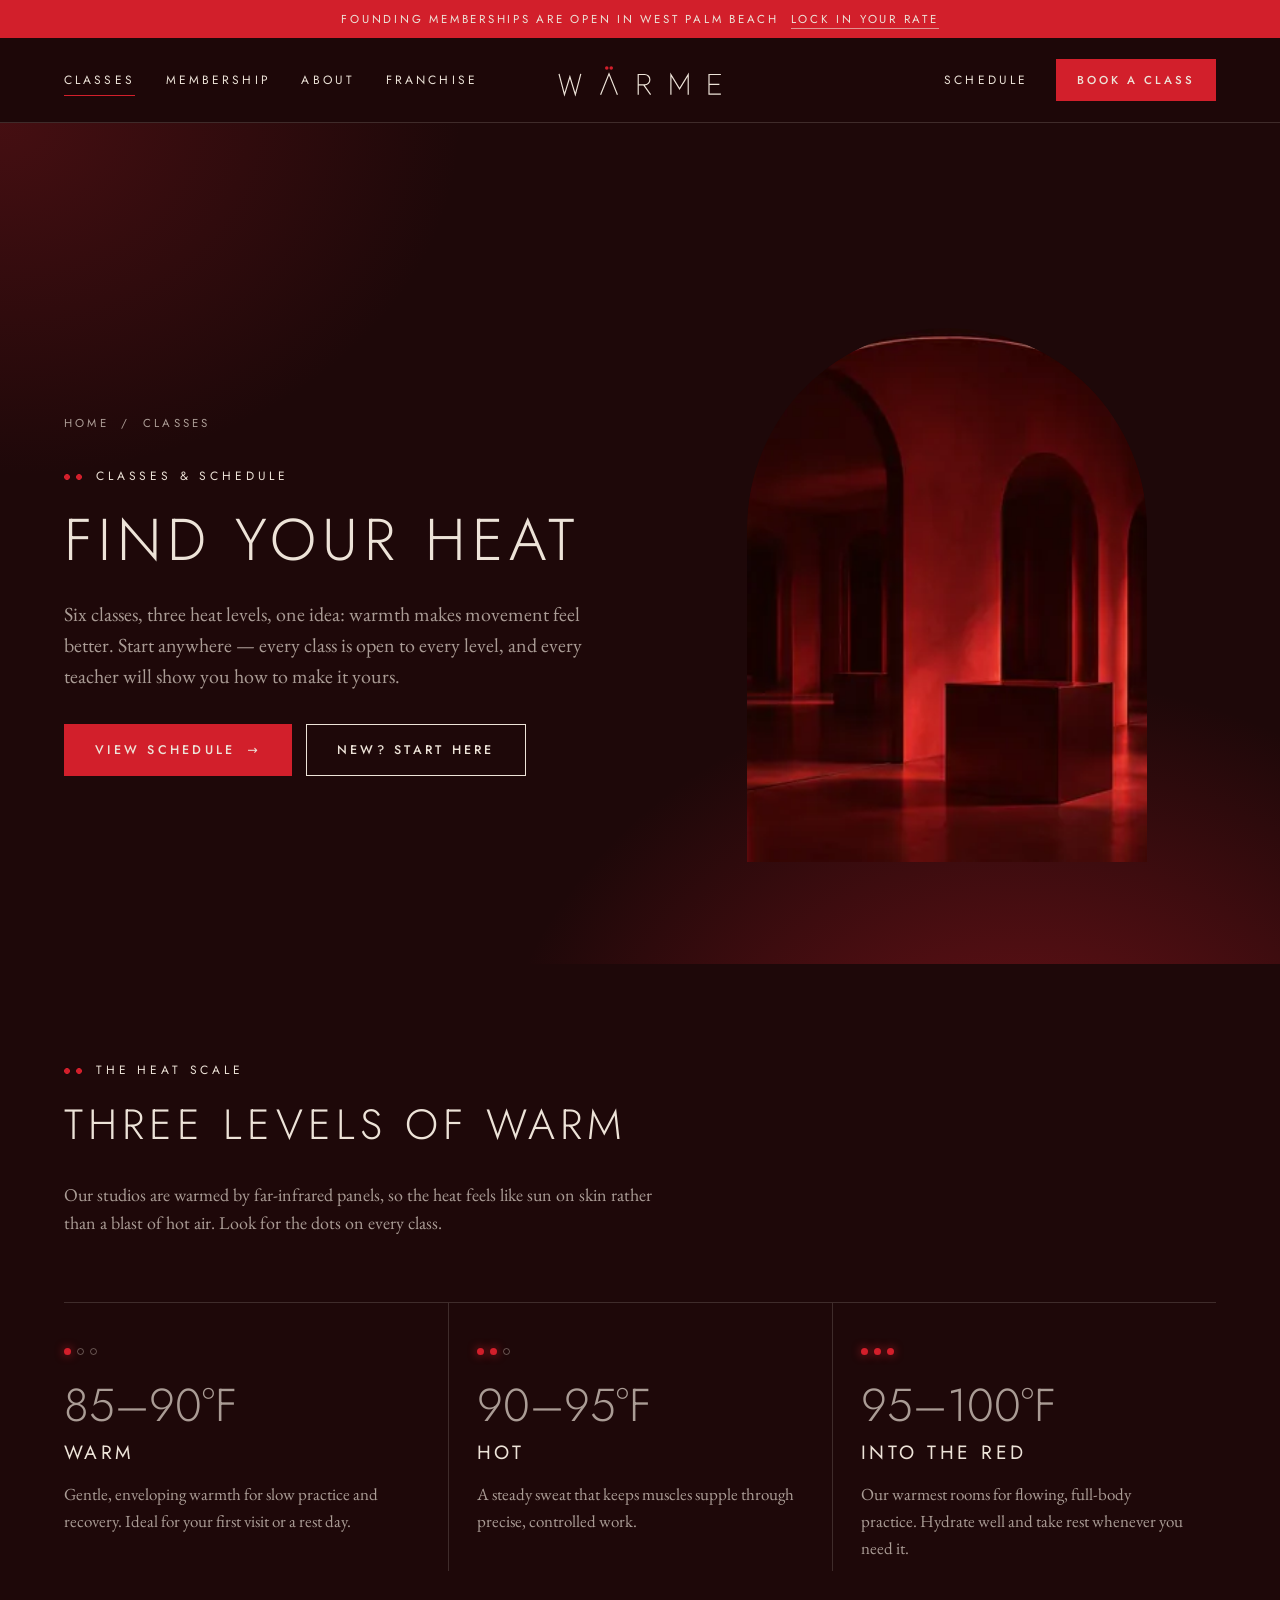
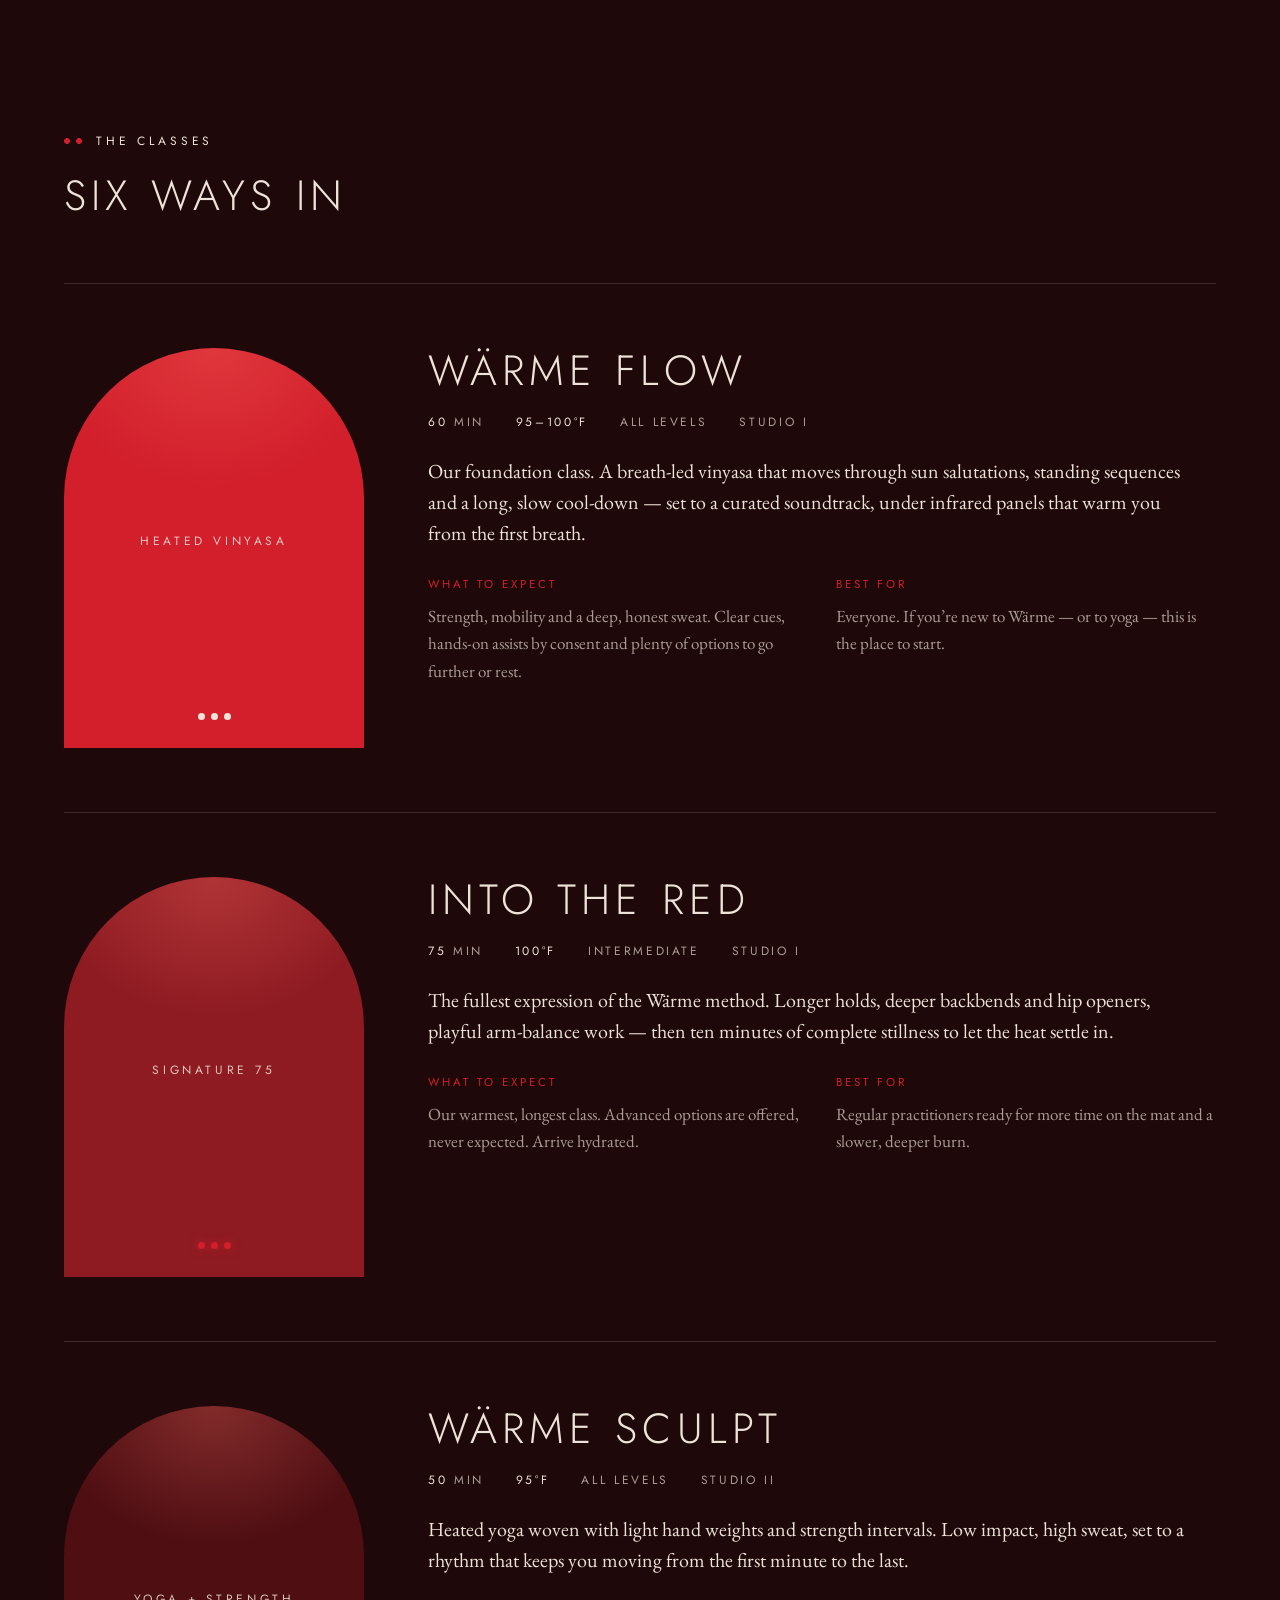
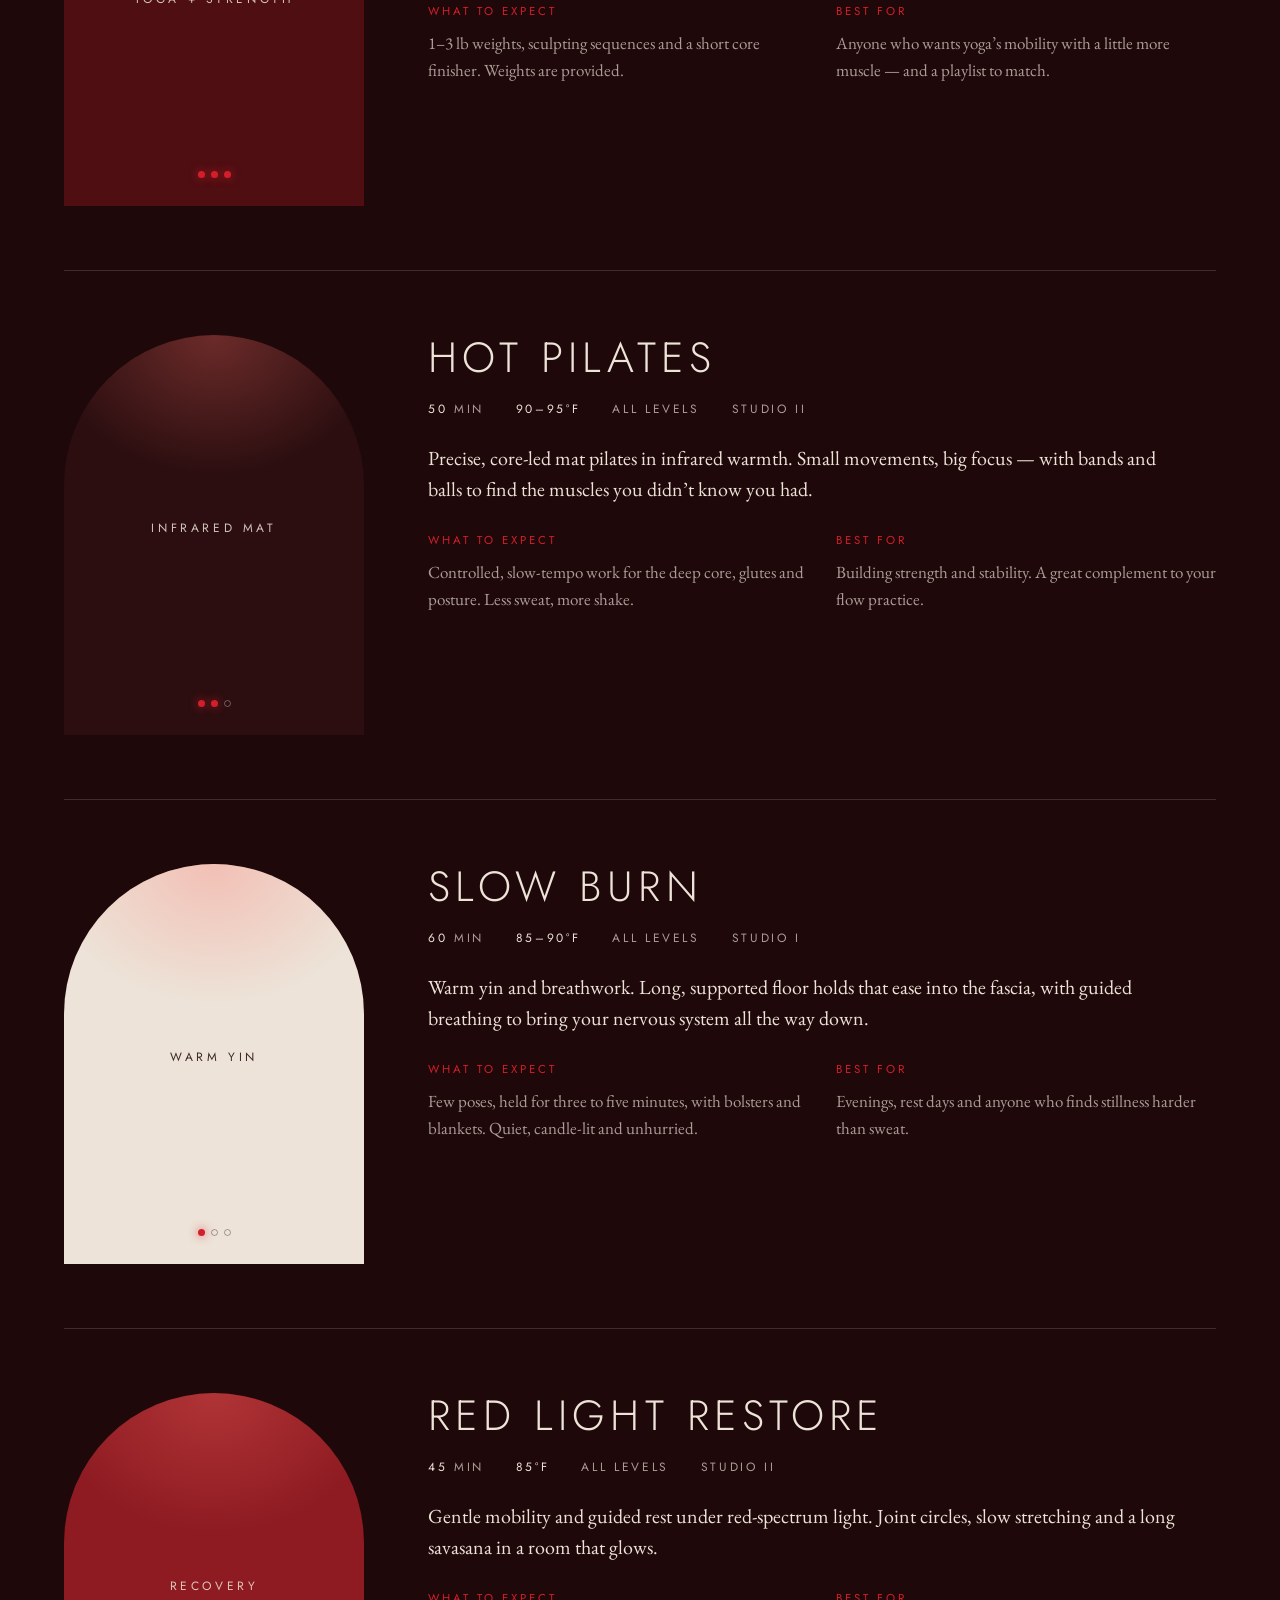
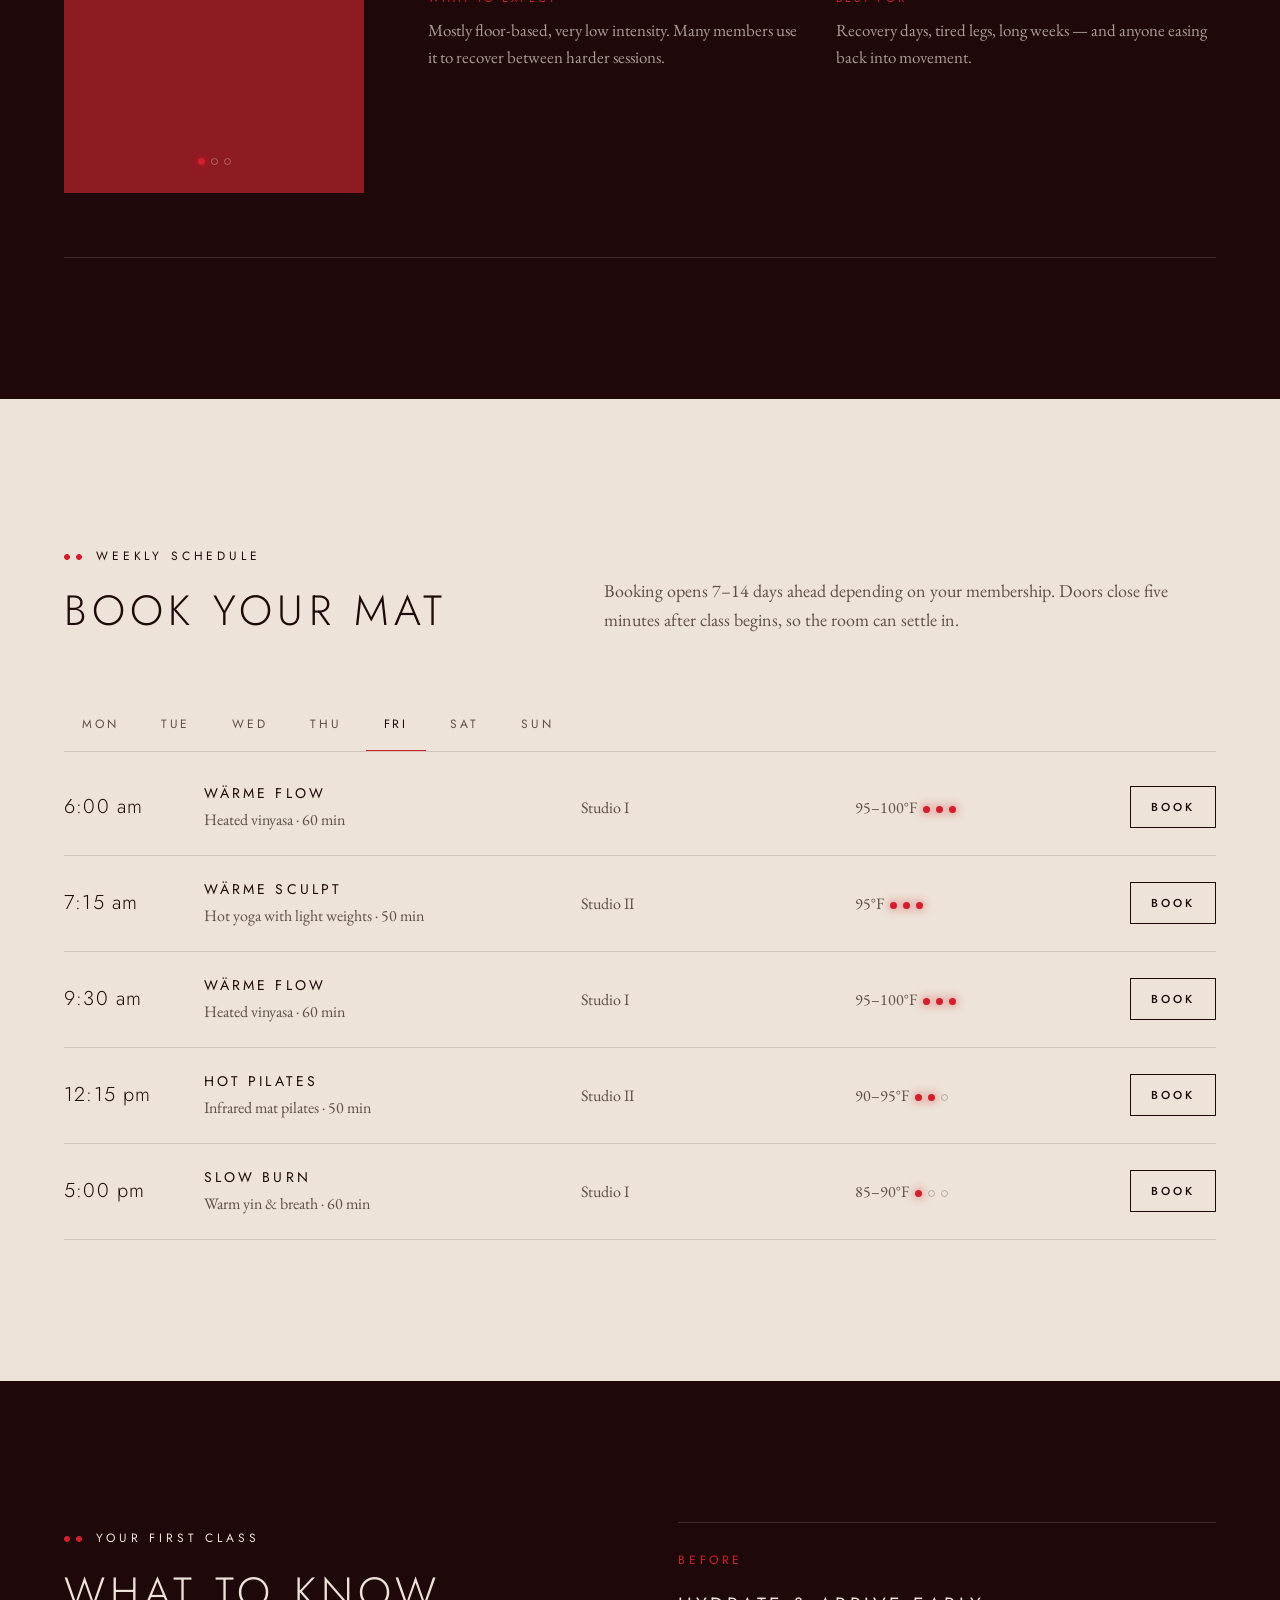
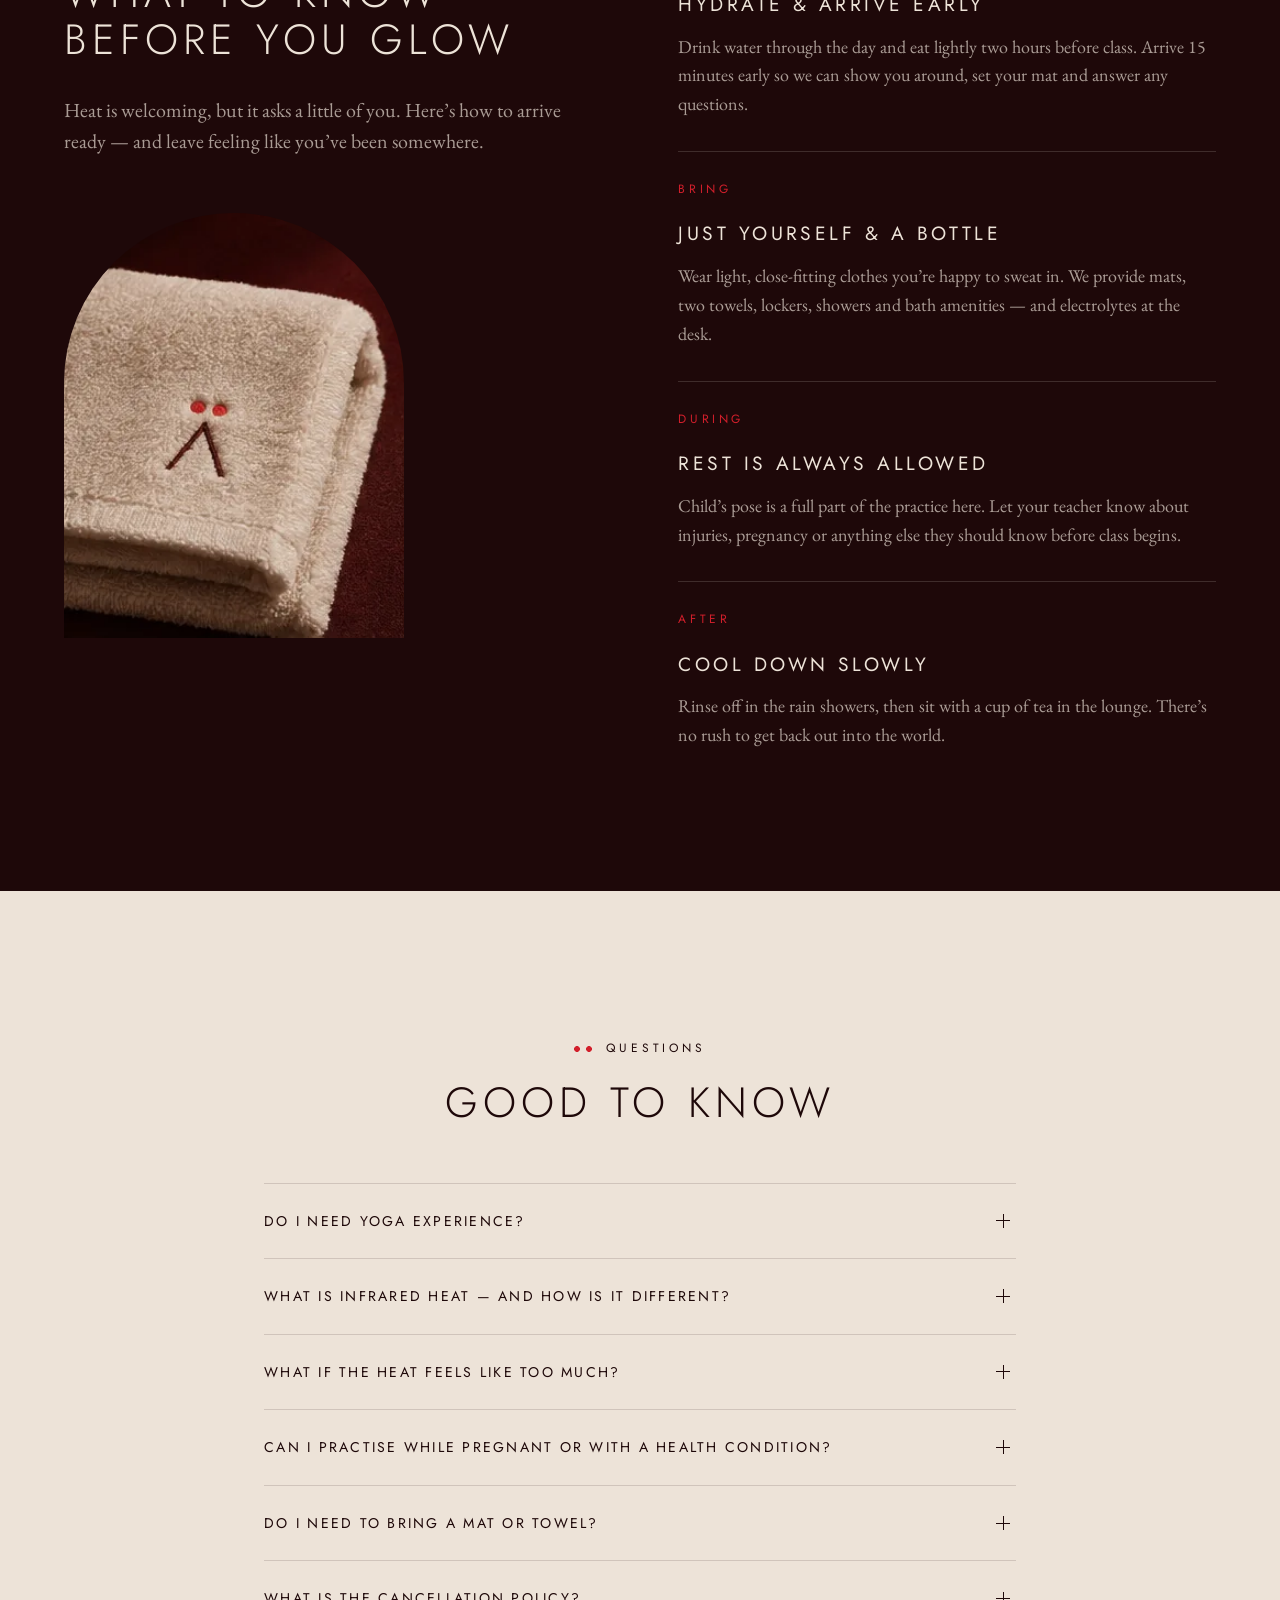
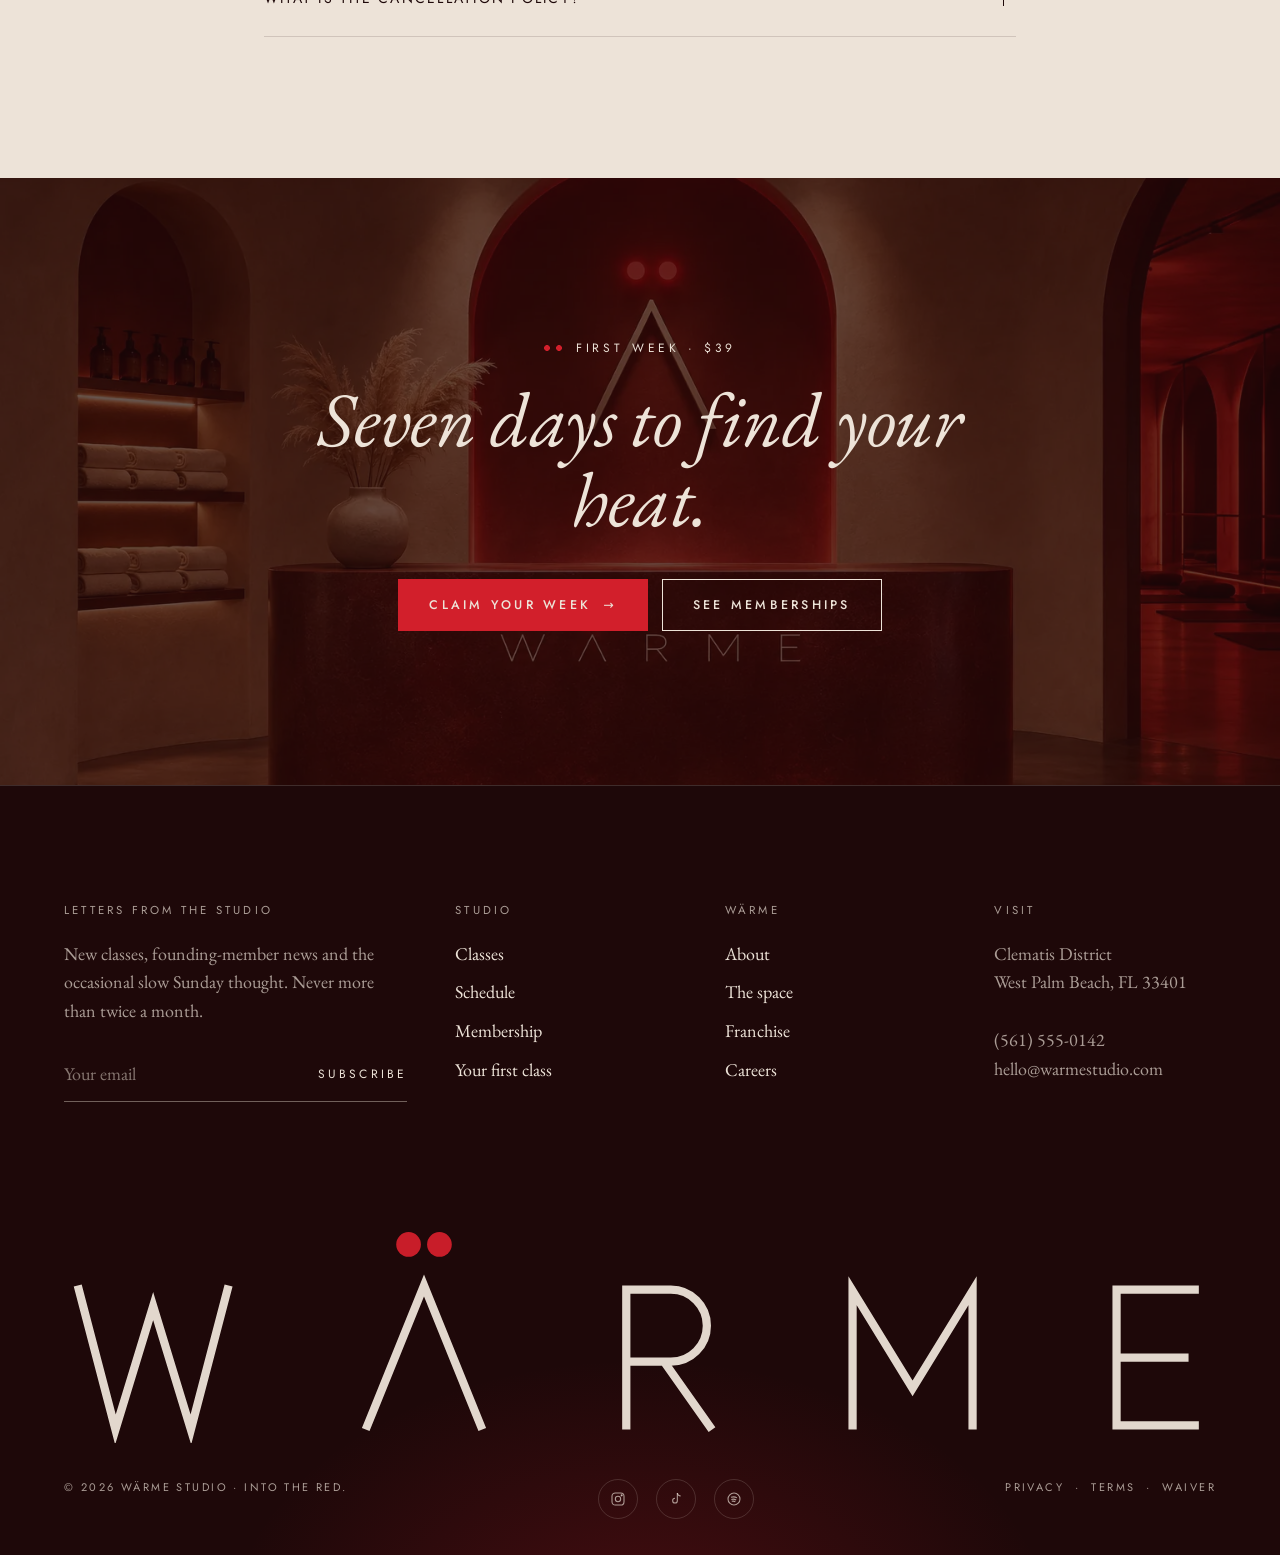
<file: classes.html>
<!doctype html>
<html lang="en" class="no-js">
<head>
  <meta charset="utf-8">
  <meta name="viewport" content="width=device-width, initial-scale=1, viewport-fit=cover">
  <title>Classes & Schedule — Wärme Hot Yoga West Palm Beach</title>
  <meta name="description" content="Infrared hot yoga, hot pilates, sculpt, warm yin and red light recovery classes in West Palm Beach. Find your heat level and book from the weekly Wärme schedule.">
  <link rel="canonical" href="https://www.warmestudio.com/classes.html">
  <meta name="theme-color" content="#1E0809">
  <meta property="og:type" content="website">
  <meta property="og:site_name" content="Wärme">
  <meta property="og:title" content="Classes & Schedule — Wärme Hot Yoga West Palm Beach">
  <meta property="og:description" content="Infrared hot yoga, hot pilates, sculpt, warm yin and red light recovery classes in West Palm Beach. Find your heat level and book from the weekly Wärme schedule.">
  <meta property="og:url" content="https://www.warmestudio.com/classes.html">
  <meta property="og:image" content="https://www.warmestudio.com/assets/img/og.jpg">
  <meta name="twitter:card" content="summary_large_image">
  <link rel="icon" href="assets/img/favicon.svg" type="image/svg+xml">
  <link rel="preconnect" href="https://fonts.googleapis.com">
  <link rel="preconnect" href="https://fonts.gstatic.com" crossorigin>
  <link rel="stylesheet" href="https://fonts.googleapis.com/css2?family=EB+Garamond:ital,wght@0,400;0,500;1,400;1,500&family=Jost:wght@300;400;500&display=swap">
  <link rel="stylesheet" href="assets/css/styles.css">
  <script type="application/ld+json">
  {
    "@context": "https://schema.org",
    "@type": "ExerciseGym",
    "name": "Wärme",
    "description": "Infrared hot yoga and hot pilates studio in West Palm Beach, Florida.",
    "url": "https://www.warmestudio.com/",
    "image": "https://www.warmestudio.com/assets/img/og.jpg",
    "telephone": "(561) 555-0142",
    "email": "hello@warmestudio.com",
    "address": { "@type": "PostalAddress", "streetAddress": "Clematis District", "addressLocality": "West Palm Beach", "addressRegion": "FL", "postalCode": "33401", "addressCountry": "US" },
    "openingHours": ["Mo-Fr 05:30-21:00", "Sa-Su 07:00-19:00"]
  }
  </script>
</head>
<body class="">
  <a class="skip-link" href="#main">Skip to content</a>

  <svg width="0" height="0" style="position:absolute" aria-hidden="true" focusable="false">
    <symbol id="wordmark" viewBox="-4 -20 336 66">
      <g fill="none" stroke="currentColor" stroke-width="2.4" stroke-miterlimit="10">
        <path d="M0 0 L11 42 L22 6 L33 42 L44 0"/>
        <path d="M84 42 L101 0 L118 42"/>
        <path d="M160 42 V1.2 H173 A10.5 10.5 0 0 1 173 22.2 H160 M171 22.2 L185 42"/>
        <path d="M226 42 V1.5 L243.5 30 L261 1.5 V42"/>
        <path d="M327 1.2 H303 V40.8 H327 M303 21 H324"/>
      </g>
      <circle cx="96.5" cy="-12" r="3.6" fill="#D21F2B"/>
      <circle cx="105.5" cy="-12" r="3.6" fill="#D21F2B"/>
    </symbol>
    <symbol id="monogram" viewBox="0 0 64 64">
      <path d="M14 58 L32 18 L50 58" fill="none" stroke="currentColor" stroke-width="2.4"/>
      <circle cx="26.5" cy="6" r="4" fill="#D21F2B"/>
      <circle cx="37.5" cy="6" r="4" fill="#D21F2B"/>
    </symbol>
  </svg>

  <header class="site-header">
    <div class="announce">Founding memberships are open<span class="wide"> in West Palm Beach</span> <a href="membership.html#plans">Lock in your rate</a></div>
    <div class="header-bar">
      <div class="container header-inner">
        <nav class="nav" aria-label="Primary">
          <a href="classes.html" data-nav="classes" aria-current="page">Classes</a>
          <a href="membership.html" data-nav="membership">Membership</a>
          <a href="about.html" data-nav="about">About</a>
          <a href="franchise.html" data-nav="franchise">Franchise</a>
        </nav>
        <a class="brand" href="index.html" aria-label="Wärme — home">
          <svg viewBox="0 0 336 66" aria-hidden="true"><use href="#wordmark"/></svg>
        </a>
        <div class="header-actions">
          <a class="text-link" href="classes.html#schedule">Schedule</a>
          <a class="btn btn--glow btn--sm" href="membership.html#intro">Book a class</a>
        </div>
        <button class="menu-toggle" type="button" aria-expanded="false" aria-controls="mobile-menu" aria-label="Open menu"><span></span><span></span></button>
      </div>
    </div>
  </header>

  <div class="mobile-menu" id="mobile-menu" aria-hidden="true" inert>
    <nav aria-label="Mobile">
      <a href="index.html" data-nav="home">Home</a>
      <a href="classes.html" data-nav="classes" aria-current="page">Classes</a>
      <a href="classes.html#schedule">Schedule</a>
      <a href="membership.html" data-nav="membership">Membership</a>
      <a href="about.html" data-nav="about">About</a>
      <a href="franchise.html" data-nav="franchise">Franchise</a>
    </nav>
    <a class="btn btn--glow btn--block" href="membership.html#intro">First week · $39</a>
    <p class="meta">Clematis District, West Palm Beach, FL<br>(561) 555-0142</p>
  </div>

  <main id="main">
<section class="page-hero page-hero--plain">
      <div class="container grid-2">
        <div>
          <p class="breadcrumb"><a href="index.html">Home</a> &nbsp;/&nbsp; Classes</p>
          <p class="eyebrow">Classes & schedule</p>
          <h1 class="h1">Find your heat</h1>
          <p class="lede muted">Six classes, three heat levels, one idea: warmth makes movement feel better. Start anywhere — every class is open to every level, and every teacher will show you how to make it yours.</p>
          <div class="btn-row mt-m">
            <a class="btn btn--glow" href="#schedule">View schedule <span class="arrow">→</span></a>
            <a class="btn" href="#first-class">New? Start here</a>
          </div>
        </div>
        <figure class="arch arch-frame" style="margin:0 auto;max-width:400px;width:100%;aspect-ratio:3/4;color:var(--bone)">
          <img src="assets/img/corridor-468.webp" alt="A red-lit corridor of arches leading to a stone plinth." style="border-radius:999px 999px 0 0">
        </figure>
      </div>
    </section>

    <!-- HEAT SCALE -->
    <section class="section section--tight">
      <div class="container">
        <div class="section-head reveal">
          <div>
            <p class="eyebrow">The heat scale</p>
            <h2 class="h2">Three levels of warm</h2>
          </div>
          <p class="muted maxw-sm">Our studios are warmed by far-infrared panels, so the heat feels like sun on skin rather than a blast of hot air. Look for the dots on every class.</p>
        </div>
        <div class="heat-scale reveal">
          <div>
            <span class="dots" aria-label="Heat level 1 of 3"><i></i><i class="off"></i><i class="off"></i></span>
            <p class="deg">85–90°F</p>
            <h3 class="h3">Warm</h3>
            <p class="mt-s">Gentle, enveloping warmth for slow practice and recovery. Ideal for your first visit or a rest day.</p>
          </div>
          <div>
            <span class="dots" aria-label="Heat level 2 of 3"><i></i><i></i><i class="off"></i></span>
            <p class="deg">90–95°F</p>
            <h3 class="h3">Hot</h3>
            <p class="mt-s">A steady sweat that keeps muscles supple through precise, controlled work.</p>
          </div>
          <div>
            <span class="dots" aria-label="Heat level 3 of 3"><i></i><i></i><i></i></span>
            <p class="deg">95–100°F</p>
            <h3 class="h3">Into the red</h3>
            <p class="mt-s">Our warmest rooms for flowing, full-body practice. Hydrate well and take rest whenever you need it.</p>
          </div>
        </div>
      </div>
    </section>

    <!-- CLASS LIST -->
    <section class="section" style="padding-top:clamp(40px,5vw,72px)">
      <div class="container">
        <div class="section-head reveal">
          <div>
            <p class="eyebrow">The classes</p>
            <h2 class="h2">Six ways in</h2>
          </div>
        </div>

        <article class="class-detail reveal" id="flow">
          <div class="swatch" style="--swatch:var(--glow)"><span class="label">Heated vinyasa</span><span class="dots" style="color:var(--bone)"><i style="background:var(--bone);box-shadow:none"></i><i style="background:var(--bone);box-shadow:none"></i><i style="background:var(--bone);box-shadow:none"></i></span></div>
          <div>
            <h3 class="h2">Wärme Flow</h3>
            <div class="class-specs"><span><b>60</b> min</span><span><b>95–100°F</b></span><span>All levels</span><span>Studio I</span></div>
            <p class="lede">Our foundation class. A breath-led vinyasa that moves through sun salutations, standing sequences and a long, slow cool-down — set to a curated soundtrack, under infrared panels that warm you from the first breath.</p>
            <div class="two-col">
              <div><h4>What to expect</h4><p>Strength, mobility and a deep, honest sweat. Clear cues, hands-on assists by consent and plenty of options to go further or rest.</p></div>
              <div><h4>Best for</h4><p>Everyone. If you’re new to Wärme — or to yoga — this is the place to start.</p></div>
            </div>
          </div>
        </article>

        <article class="class-detail reveal" id="into-the-red">
          <div class="swatch" style="--swatch:var(--garnet)"><span class="label">Signature 75</span><span class="dots"><i></i><i></i><i></i></span></div>
          <div>
            <h3 class="h2">Into the Red</h3>
            <div class="class-specs"><span><b>75</b> min</span><span><b>100°F</b></span><span>Intermediate</span><span>Studio I</span></div>
            <p class="lede">The fullest expression of the Wärme method. Longer holds, deeper backbends and hip openers, playful arm-balance work — then ten minutes of complete stillness to let the heat settle in.</p>
            <div class="two-col">
              <div><h4>What to expect</h4><p>Our warmest, longest class. Advanced options are offered, never expected. Arrive hydrated.</p></div>
              <div><h4>Best for</h4><p>Regular practitioners ready for more time on the mat and a slower, deeper burn.</p></div>
            </div>
          </div>
        </article>

        <article class="class-detail reveal" id="sculpt">
          <div class="swatch" style="--swatch:var(--oxblood)"><span class="label">Yoga + strength</span><span class="dots"><i></i><i></i><i></i></span></div>
          <div>
            <h3 class="h2">Wärme Sculpt</h3>
            <div class="class-specs"><span><b>50</b> min</span><span><b>95°F</b></span><span>All levels</span><span>Studio II</span></div>
            <p class="lede">Heated yoga woven with light hand weights and strength intervals. Low impact, high sweat, set to a rhythm that keeps you moving from the first minute to the last.</p>
            <div class="two-col">
              <div><h4>What to expect</h4><p>1–3 lb weights, sculpting sequences and a short core finisher. Weights are provided.</p></div>
              <div><h4>Best for</h4><p>Anyone who wants yoga’s mobility with a little more muscle — and a playlist to match.</p></div>
            </div>
          </div>
        </article>

        <article class="class-detail reveal" id="pilates">
          <div class="swatch" style="--swatch:#2C0E10"><span class="label">Infrared mat</span><span class="dots"><i></i><i></i><i class="off"></i></span></div>
          <div>
            <h3 class="h2">Hot Pilates</h3>
            <div class="class-specs"><span><b>50</b> min</span><span><b>90–95°F</b></span><span>All levels</span><span>Studio II</span></div>
            <p class="lede">Precise, core-led mat pilates in infrared warmth. Small movements, big focus — with bands and balls to find the muscles you didn’t know you had.</p>
            <div class="two-col">
              <div><h4>What to expect</h4><p>Controlled, slow-tempo work for the deep core, glutes and posture. Less sweat, more shake.</p></div>
              <div><h4>Best for</h4><p>Building strength and stability. A great complement to your flow practice.</p></div>
            </div>
          </div>
        </article>

        <article class="class-detail reveal" id="slow-burn">
          <div class="swatch" style="--swatch:var(--bone);color:var(--cherry)"><span class="label">Warm yin</span><span class="dots"><i></i><i class="off"></i><i class="off"></i></span></div>
          <div>
            <h3 class="h2">Slow Burn</h3>
            <div class="class-specs"><span><b>60</b> min</span><span><b>85–90°F</b></span><span>All levels</span><span>Studio I</span></div>
            <p class="lede">Warm yin and breathwork. Long, supported floor holds that ease into the fascia, with guided breathing to bring your nervous system all the way down.</p>
            <div class="two-col">
              <div><h4>What to expect</h4><p>Few poses, held for three to five minutes, with bolsters and blankets. Quiet, candle-lit and unhurried.</p></div>
              <div><h4>Best for</h4><p>Evenings, rest days and anyone who finds stillness harder than sweat.</p></div>
            </div>
          </div>
        </article>

        <article class="class-detail reveal" id="restore">
          <div class="swatch" style="--swatch:var(--garnet)"><span class="label">Recovery</span><span class="dots"><i></i><i class="off"></i><i class="off"></i></span></div>
          <div>
            <h3 class="h2">Red Light Restore</h3>
            <div class="class-specs"><span><b>45</b> min</span><span><b>85°F</b></span><span>All levels</span><span>Studio II</span></div>
            <p class="lede">Gentle mobility and guided rest under red-spectrum light. Joint circles, slow stretching and a long savasana in a room that glows.</p>
            <div class="two-col">
              <div><h4>What to expect</h4><p>Mostly floor-based, very low intensity. Many members use it to recover between harder sessions.</p></div>
              <div><h4>Best for</h4><p>Recovery days, tired legs, long weeks — and anyone easing back into movement.</p></div>
            </div>
          </div>
        </article>
      </div>
    </section>

    <!-- SCHEDULE -->
    <section class="section on-light" id="schedule">
      <div class="container">
        <div class="section-head reveal">
          <div>
            <p class="eyebrow">Weekly schedule</p>
            <h2 class="h2">Book your mat</h2>
          </div>
          <p class="muted maxw-sm">Booking opens 7–14 days ahead depending on your membership. Doors close five minutes after class begins, so the room can settle in.</p>
        </div>
        <div class="reveal">
          <div class="tabs" role="tablist" aria-label="Day of the week">
            <button class="tab" role="tab" data-day="Mon" aria-selected="false">Mon</button>
            <button class="tab" role="tab" data-day="Tue" aria-selected="false">Tue</button>
            <button class="tab" role="tab" data-day="Wed" aria-selected="false">Wed</button>
            <button class="tab" role="tab" data-day="Thu" aria-selected="false">Thu</button>
            <button class="tab" role="tab" data-day="Fri" aria-selected="false">Fri</button>
            <button class="tab" role="tab" data-day="Sat" aria-selected="false">Sat</button>
            <button class="tab" role="tab" data-day="Sun" aria-selected="false">Sun</button>
          </div>
          <div class="sched-list" role="list" aria-live="polite">
            <noscript><p class="muted" style="padding:24px 0">Enable JavaScript to view the live schedule, or call us to book.</p></noscript>
          </div>
        </div>
      </div>
    </section>

    <!-- FIRST CLASS -->
    <section class="section" id="first-class">
      <div class="container">
        <div class="grid-2" style="align-items:start">
          <div class="reveal">
            <p class="eyebrow">Your first class</p>
            <h2 class="h2">What to know<br>before you glow</h2>
            <p class="lede mt-m muted">Heat is welcoming, but it asks a little of you. Here’s how to arrive ready — and leave feeling like you’ve been somewhere.</p>
            <figure class="arch mt-l" style="max-width:340px;aspect-ratio:4/5;margin-left:0;margin-right:0;margin-bottom:0">
              <img src="assets/img/towel-324.webp" alt="A folded bone-white towel embroidered with the Wärme monogram." loading="lazy">
            </figure>
          </div>
          <div class="reveal" data-delay="1">
            <div class="pillar">
              <span class="num">Before</span>
              <h3 class="h3">Hydrate & arrive early</h3>
              <p>Drink water through the day and eat lightly two hours before class. Arrive 15 minutes early so we can show you around, set your mat and answer any questions.</p>
            </div>
            <div class="pillar mt-m">
              <span class="num">Bring</span>
              <h3 class="h3">Just yourself & a bottle</h3>
              <p>Wear light, close-fitting clothes you’re happy to sweat in. We provide mats, two towels, lockers, showers and bath amenities — and electrolytes at the desk.</p>
            </div>
            <div class="pillar mt-m">
              <span class="num">During</span>
              <h3 class="h3">Rest is always allowed</h3>
              <p>Child’s pose is a full part of the practice here. Let your teacher know about injuries, pregnancy or anything else they should know before class begins.</p>
            </div>
            <div class="pillar mt-m">
              <span class="num">After</span>
              <h3 class="h3">Cool down slowly</h3>
              <p>Rinse off in the rain showers, then sit with a cup of tea in the lounge. There’s no rush to get back out into the world.</p>
            </div>
          </div>
        </div>
      </div>
    </section>

    <!-- FAQ -->
    <section class="section on-light">
      <div class="container narrow">
        <div class="center reveal mb-l">
          <p class="eyebrow">Questions</p>
          <h2 class="h2">Good to know</h2>
        </div>
        <div class="faq reveal">
          <details><summary>Do I need yoga experience?</summary><div class="answer"><p>Not at all. Every class is taught for mixed levels. If you’re brand new, Wärme Flow, Slow Burn or Red Light Restore are lovely places to begin.</p></div></details>
          <details><summary>What is infrared heat — and how is it different?</summary><div class="answer"><p>Traditional hot studios heat the air with forced-air systems. Far-infrared panels warm people and surfaces directly, the way sunlight does. Most people find the heat feels gentler, more even and easier to breathe in.</p></div></details>
          <details><summary>What if the heat feels like too much?</summary><div class="answer"><p>Rest in child’s pose or lie down — you can always step out to cool off. Teachers are trained to watch for heat stress, and the heat can be dialled down in our warm classes.</p></div></details>
          <details><summary>Can I practise while pregnant or with a health condition?</summary><div class="answer"><p>Please speak with your healthcare provider before practising in heat, and let your teacher know before class. Our warm-level classes may be a gentler option, but your provider’s guidance comes first.</p></div></details>
          <details><summary>Do I need to bring a mat or towel?</summary><div class="answer"><p>No. Mats and two towels are included with every class and every membership. Just bring a water bottle — or pick up a Wärme bottle at the desk.</p></div></details>
          <details><summary>What is the cancellation policy?</summary><div class="answer"><p>Cancel up to 12 hours before class at no charge. Later cancellations and no-shows forfeit the class credit, or incur a $15 fee for unlimited members.</p></div></details>
        </div>
      </div>
    </section>

    <section class="cta-panel">
      <div class="bg"><img src="assets/img/reception-1536.webp" alt="" loading="lazy"></div>
      <div class="container narrow">
        <p class="eyebrow" style="justify-content:center">First week · $39</p>
        <h2 class="serif-xl">Seven days to find your heat.</h2>
        <div class="btn-row">
          <a class="btn btn--glow" href="membership.html#intro">Claim your week <span class="arrow">→</span></a>
          <a class="btn" href="membership.html">See memberships</a>
        </div>
      </div>
    </section>

  </main>

  <footer class="site-footer">
    <div class="container">
      <div class="footer-top">
        <div class="newsletter">
          <h4>Letters from the studio</h4>
          <p>New classes, founding-member news and the occasional slow Sunday thought. Never more than twice a month.</p>
          <form data-demo novalidate>
            <label class="sr-only" for="nl-email">Email address</label>
            <input id="nl-email" type="email" name="email" placeholder="Your email" required autocomplete="email">
            <button type="submit">Subscribe</button>
          </form>
          <p class="thanks" role="status">Thank you — you’re on the list.</p>
        </div>
        <div>
          <h4>Studio</h4>
          <ul>
            <li><a href="classes.html">Classes</a></li>
            <li><a href="classes.html#schedule">Schedule</a></li>
            <li><a href="membership.html">Membership</a></li>
            <li><a href="classes.html#first-class">Your first class</a></li>
          </ul>
        </div>
        <div>
          <h4>Wärme</h4>
          <ul>
            <li><a href="about.html">About</a></li>
            <li><a href="about.html#space">The space</a></li>
            <li><a href="franchise.html">Franchise</a></li>
            <li><a href="mailto:hello@warmestudio.com">Careers</a></li>
          </ul>
        </div>
        <div>
          <h4>Visit</h4>
          <address>Clematis District<br>West Palm Beach, FL 33401<br><br><a href="tel:+15615550142">(561) 555-0142</a><br><a href="mailto:hello@warmestudio.com">hello@warmestudio.com</a></address>
        </div>
      </div>
      <div class="footer-mark" aria-hidden="true"><svg viewBox="0 0 336 66"><use href="#wordmark"/></svg></div>
      <div class="footer-bottom">
        <span>© <span id="year">2026</span> Wärme Studio · into the red.</span>
        <div class="social">
          <a href="https://instagram.com/" aria-label="Instagram"><svg viewBox="0 0 24 24" fill="none" stroke="currentColor" stroke-width="1.6"><rect x="3" y="3" width="18" height="18" rx="5"/><circle cx="12" cy="12" r="4"/><circle cx="17.5" cy="6.5" r=".8" fill="currentColor"/></svg></a>
          <a href="https://tiktok.com/" aria-label="TikTok"><svg viewBox="0 0 24 24" fill="none" stroke="currentColor" stroke-width="1.6"><path d="M14 3v11.5a3.5 3.5 0 1 1-3.5-3.5"/><path d="M14 3c.4 2.6 2.2 4.4 5 4.6"/></svg></a>
          <a href="https://spotify.com/" aria-label="Spotify playlists"><svg viewBox="0 0 24 24" fill="none" stroke="currentColor" stroke-width="1.6"><circle cx="12" cy="12" r="9"/><path d="M7.5 9.5c3-1 6.5-.7 9 .8M8 12.6c2.5-.7 5.2-.4 7.3.8M8.6 15.5c1.9-.5 3.8-.3 5.4.6"/></svg></a>
        </div>
        <span><a href="#">Privacy</a> &nbsp;·&nbsp; <a href="#">Terms</a> &nbsp;·&nbsp; <a href="#">Waiver</a></span>
      </div>
    </div>
  </footer>

  <script src="assets/js/main.js" defer></script>
</body>
</html>
</file>
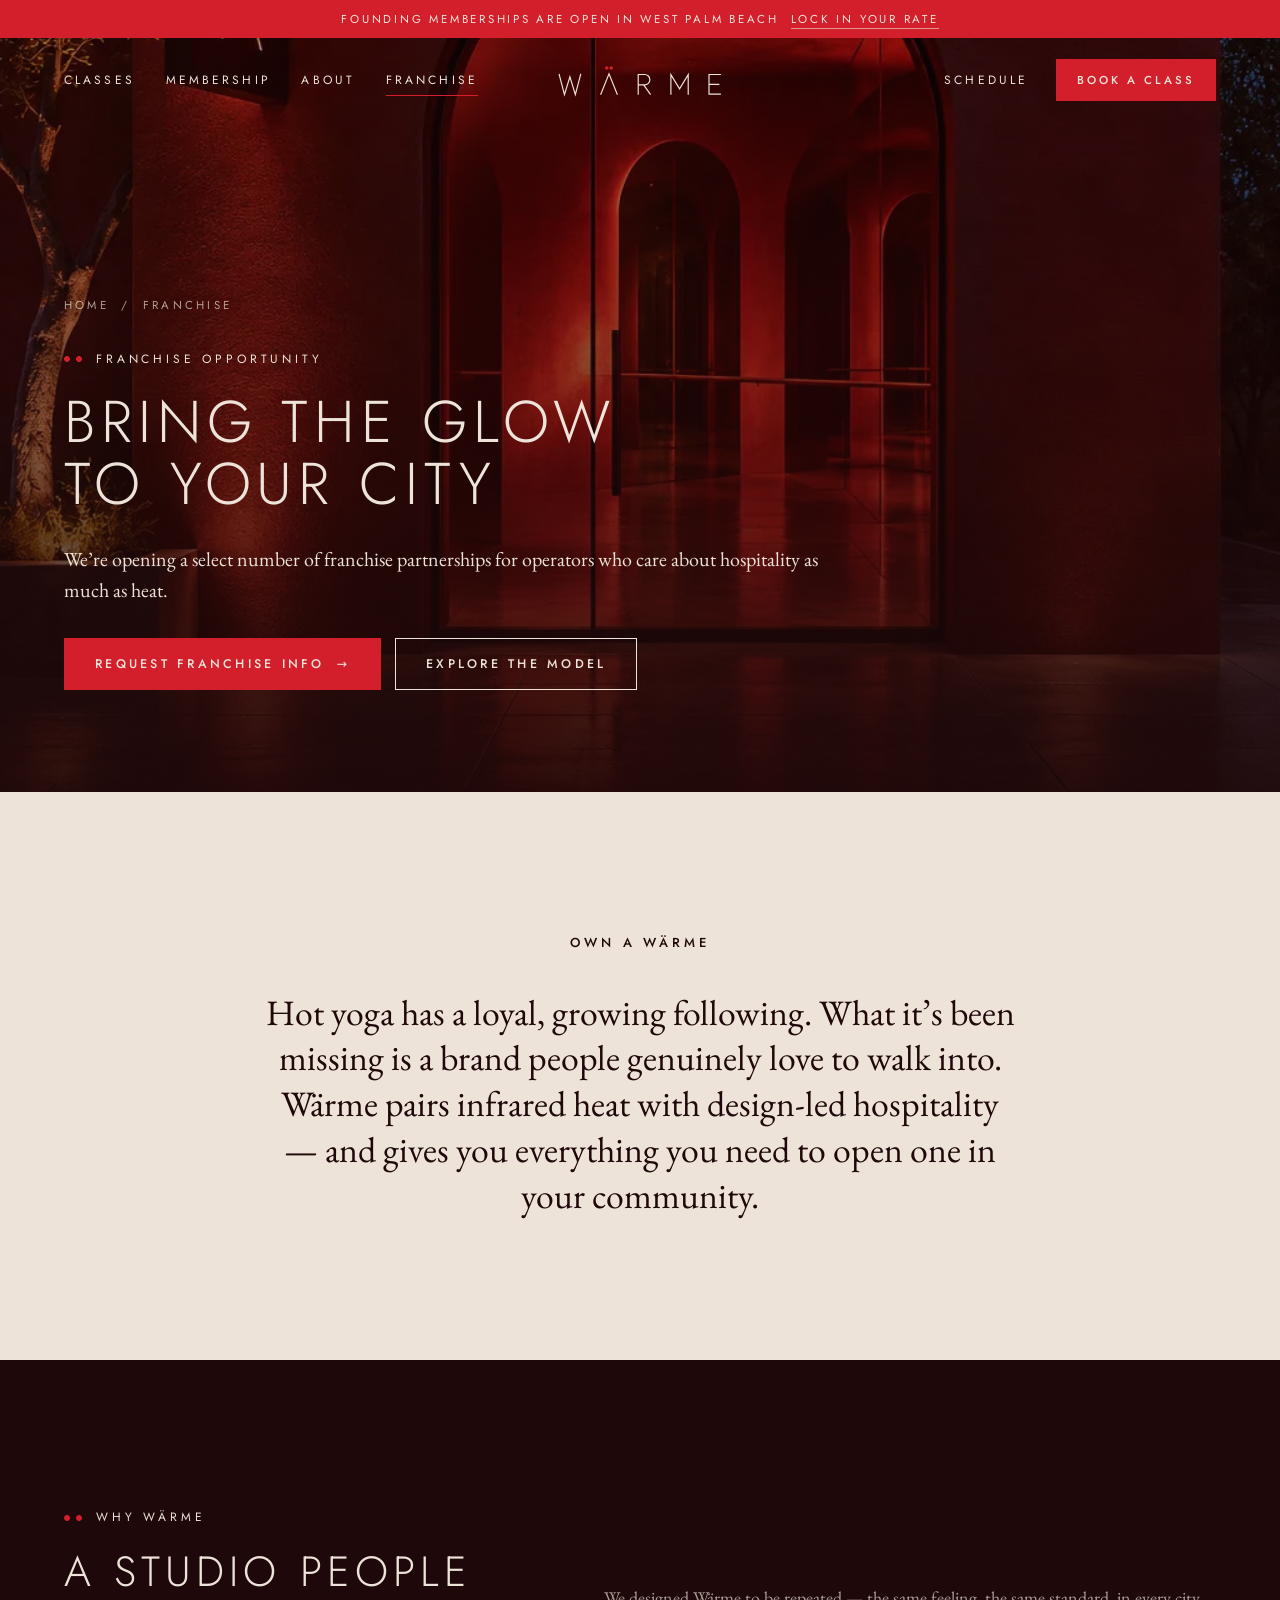
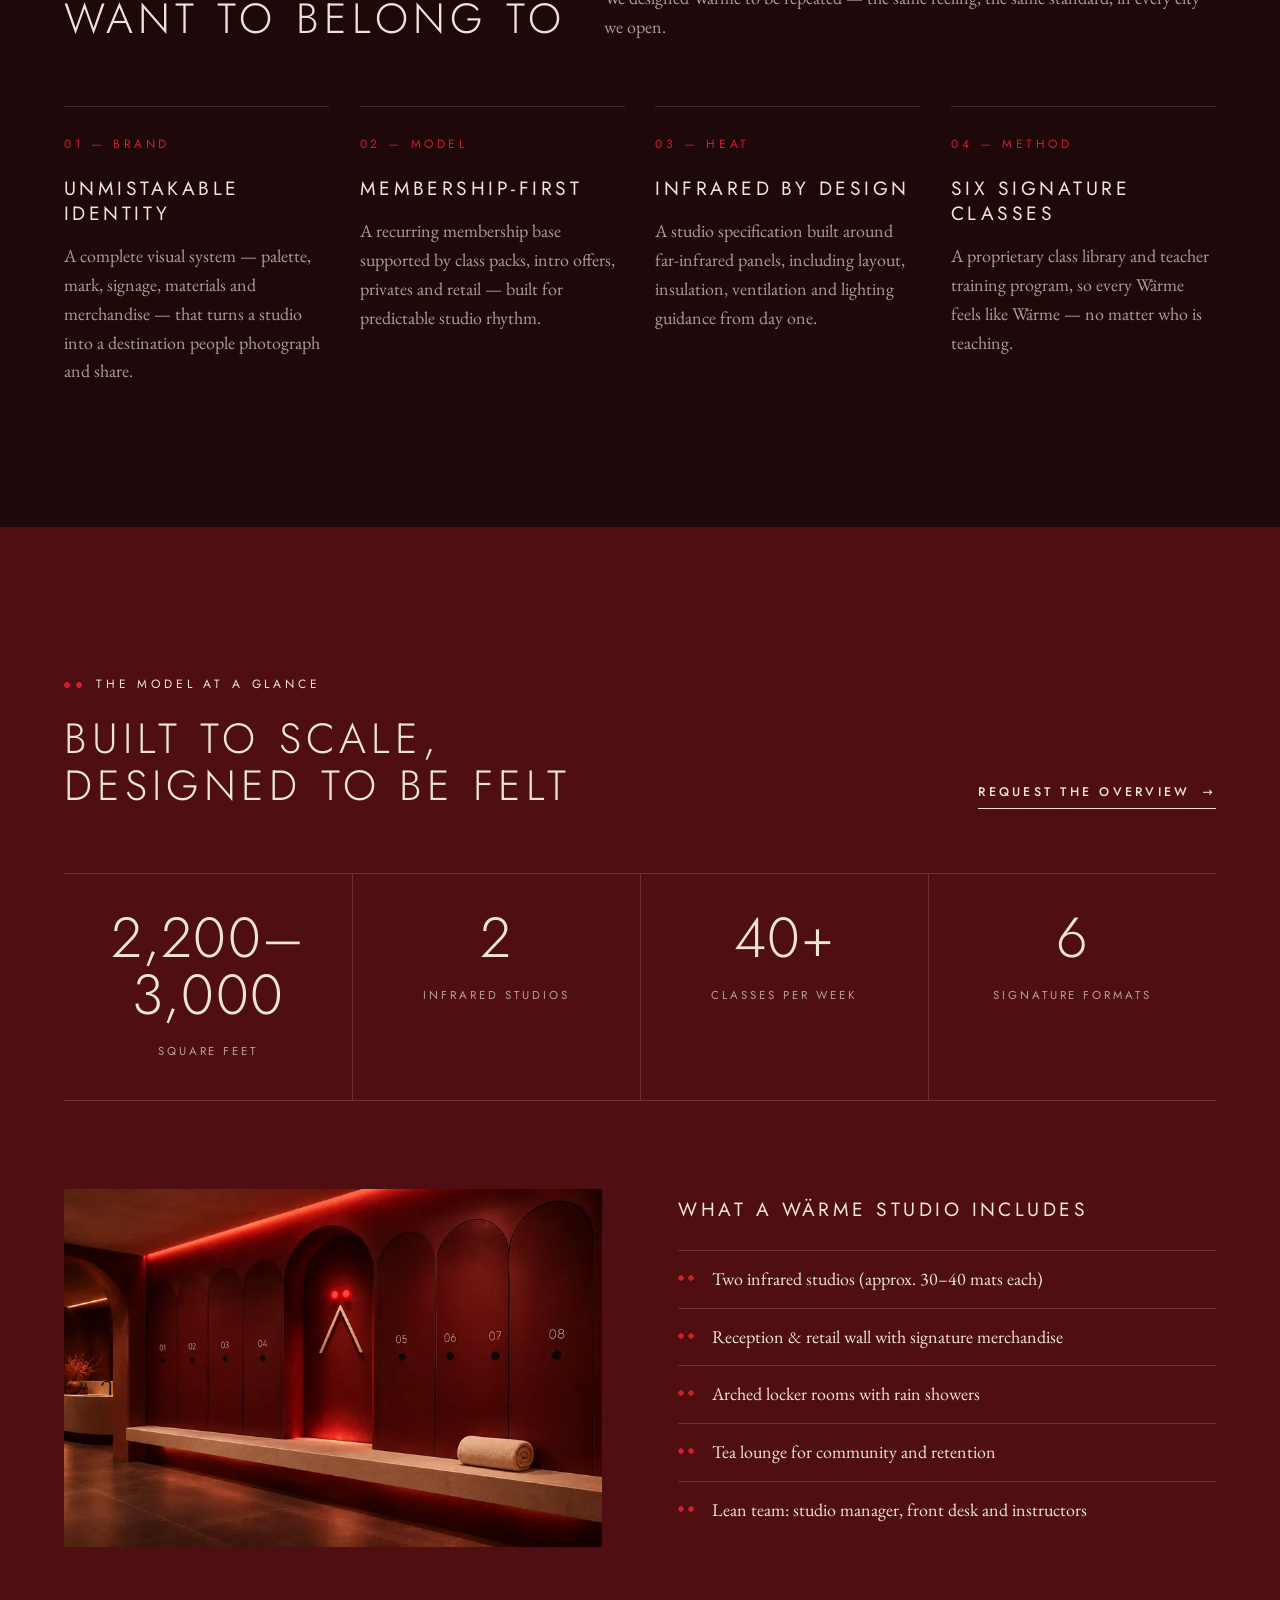
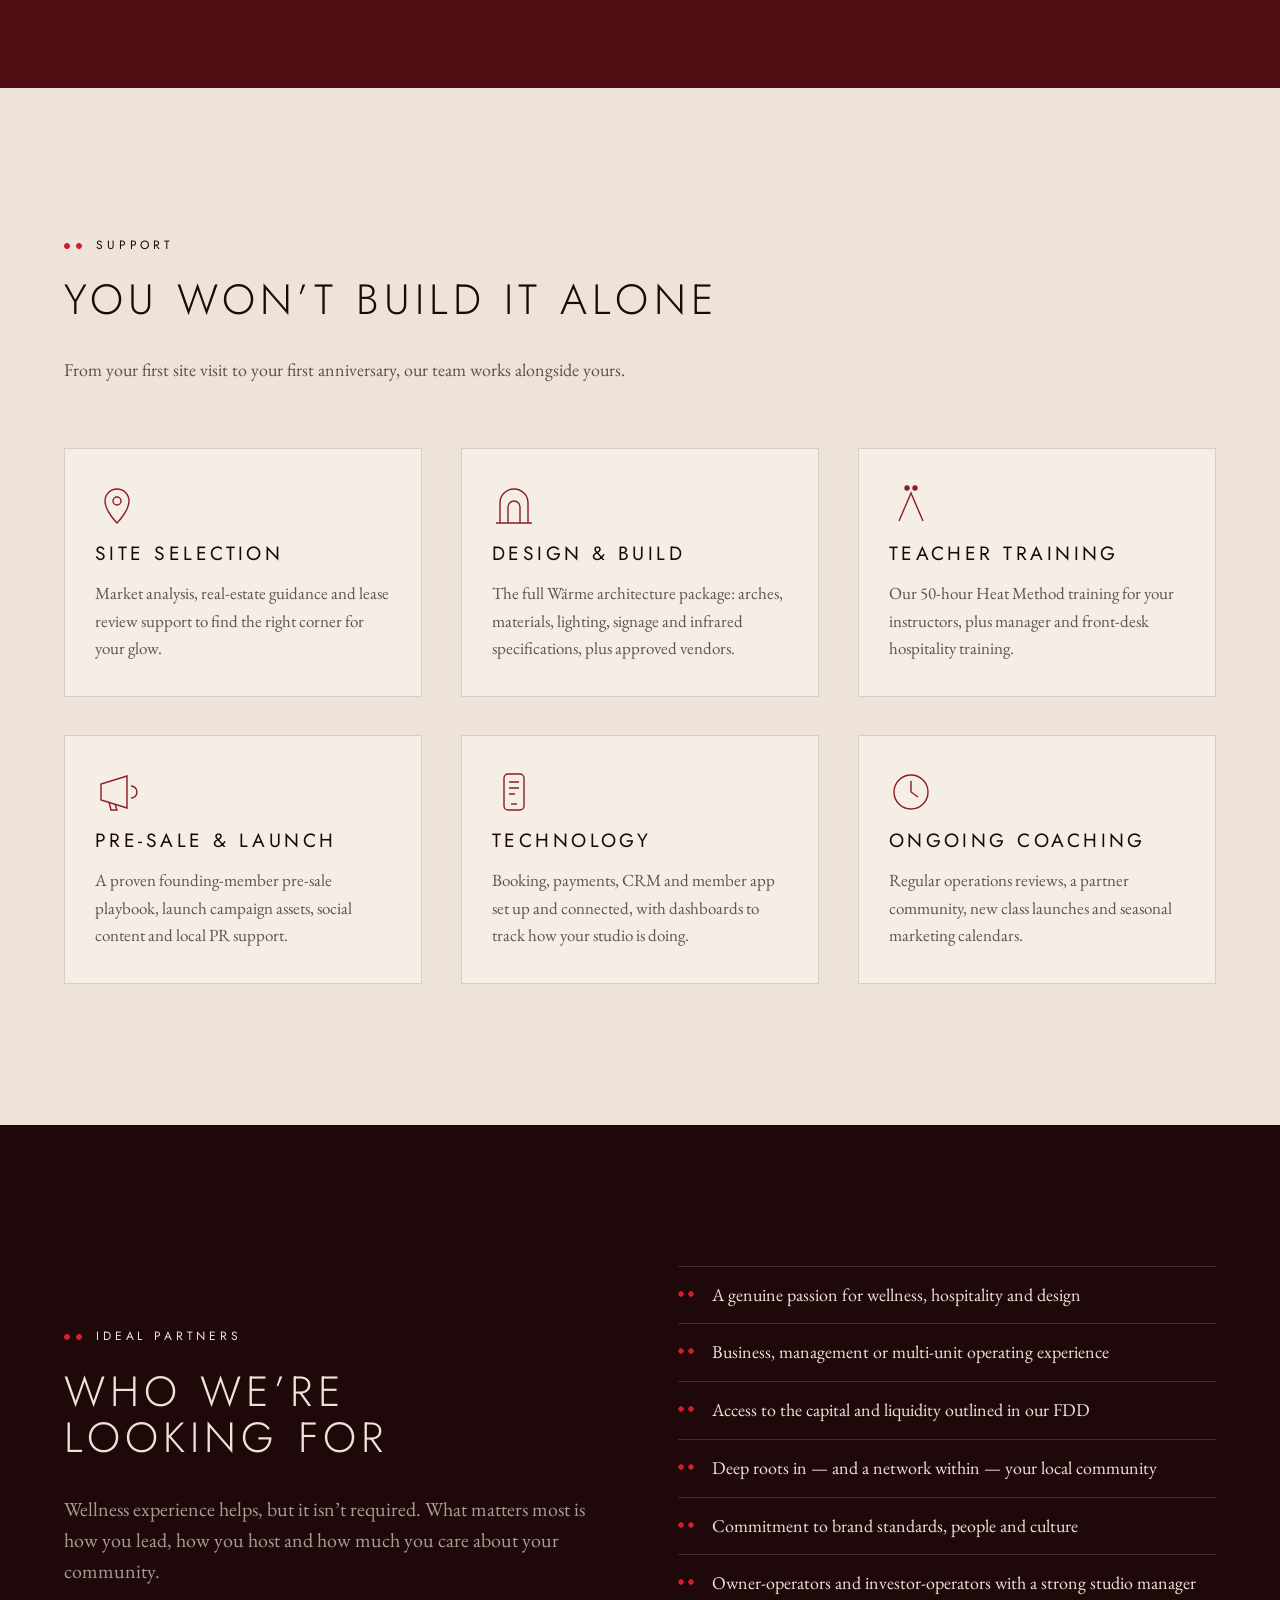
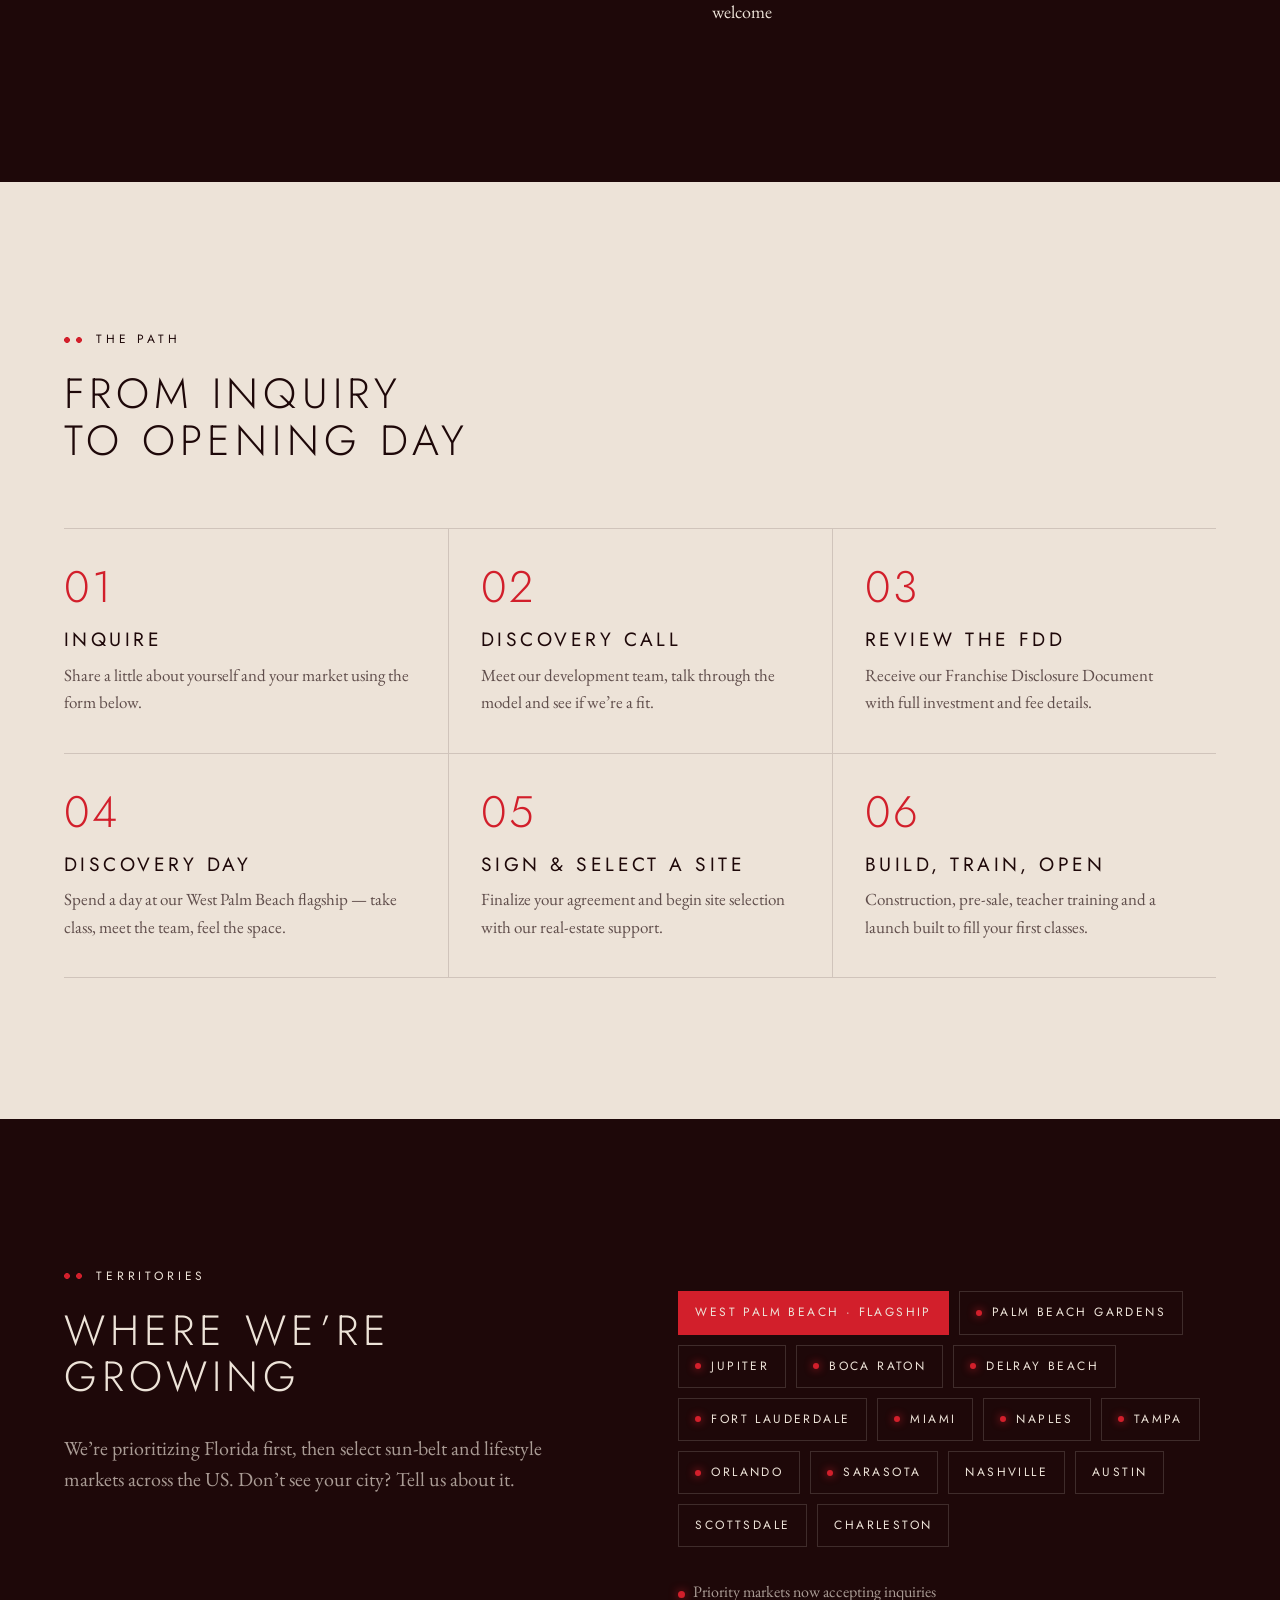
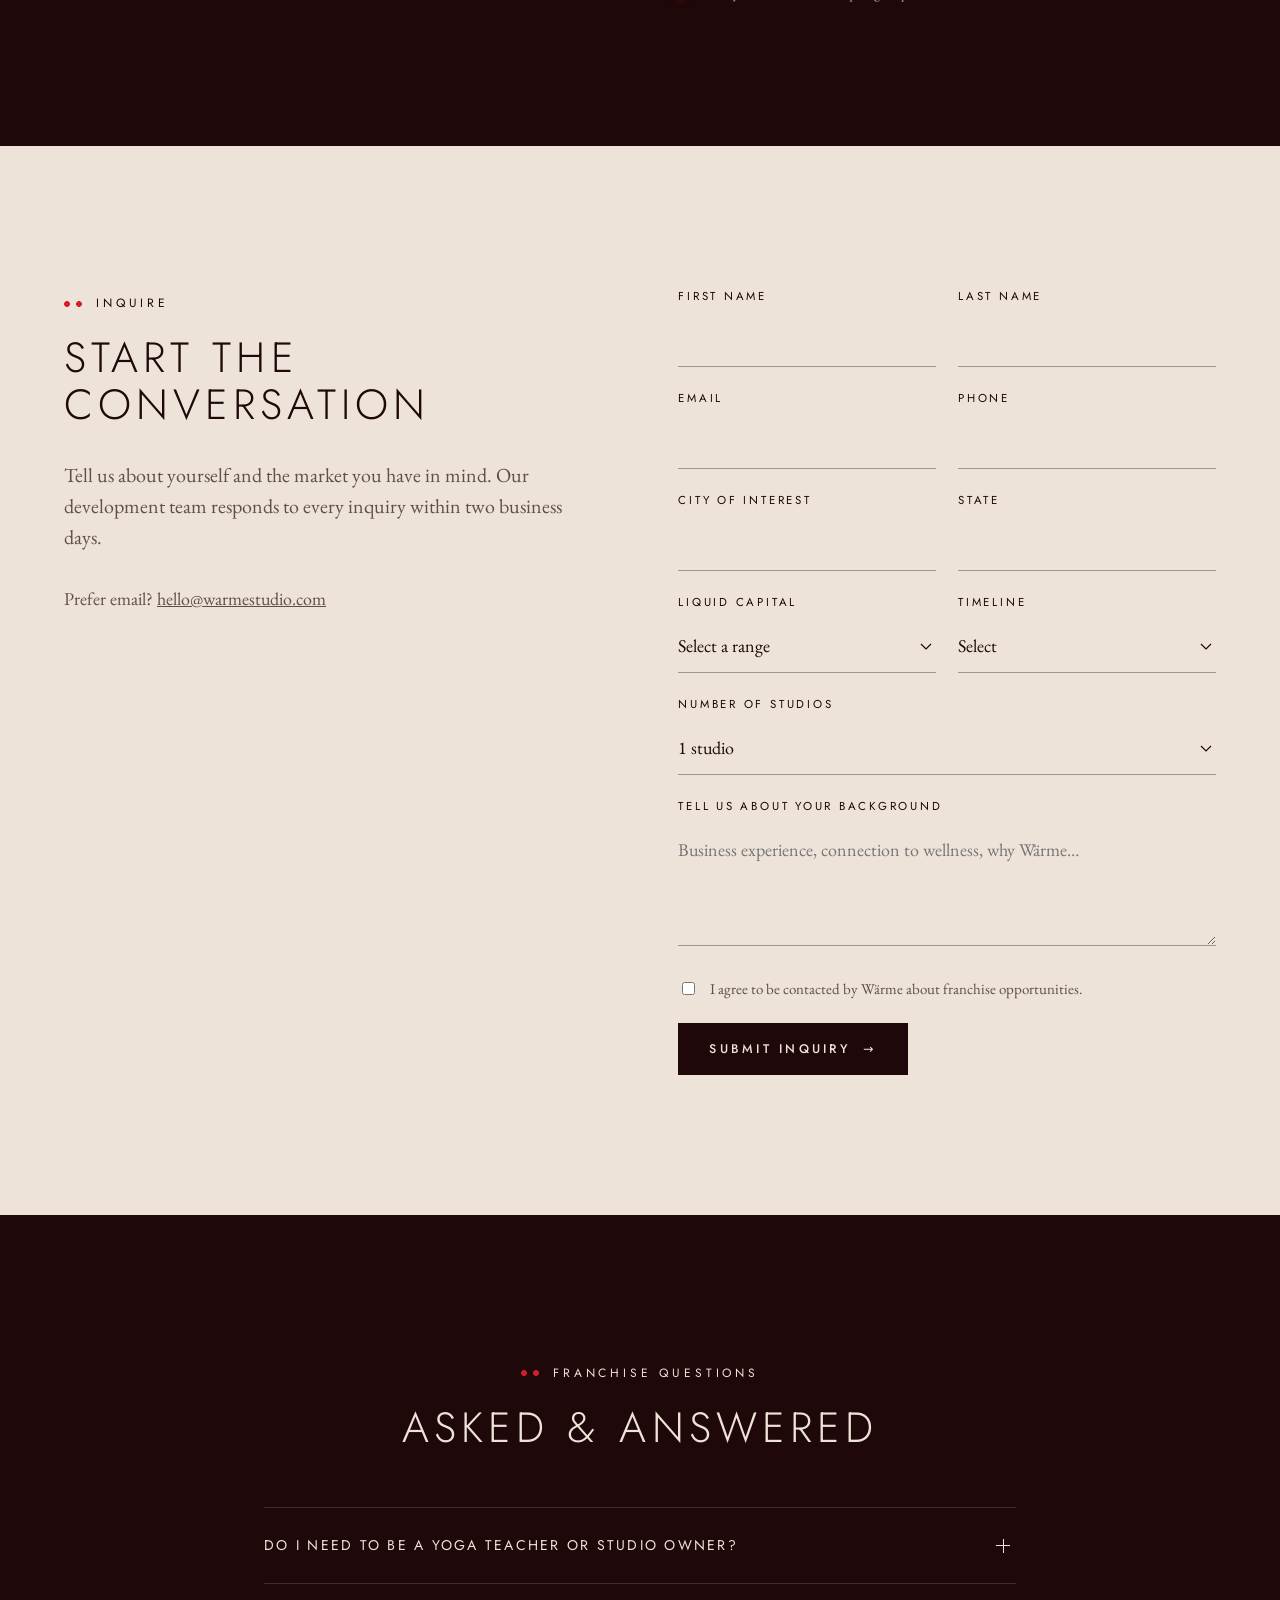
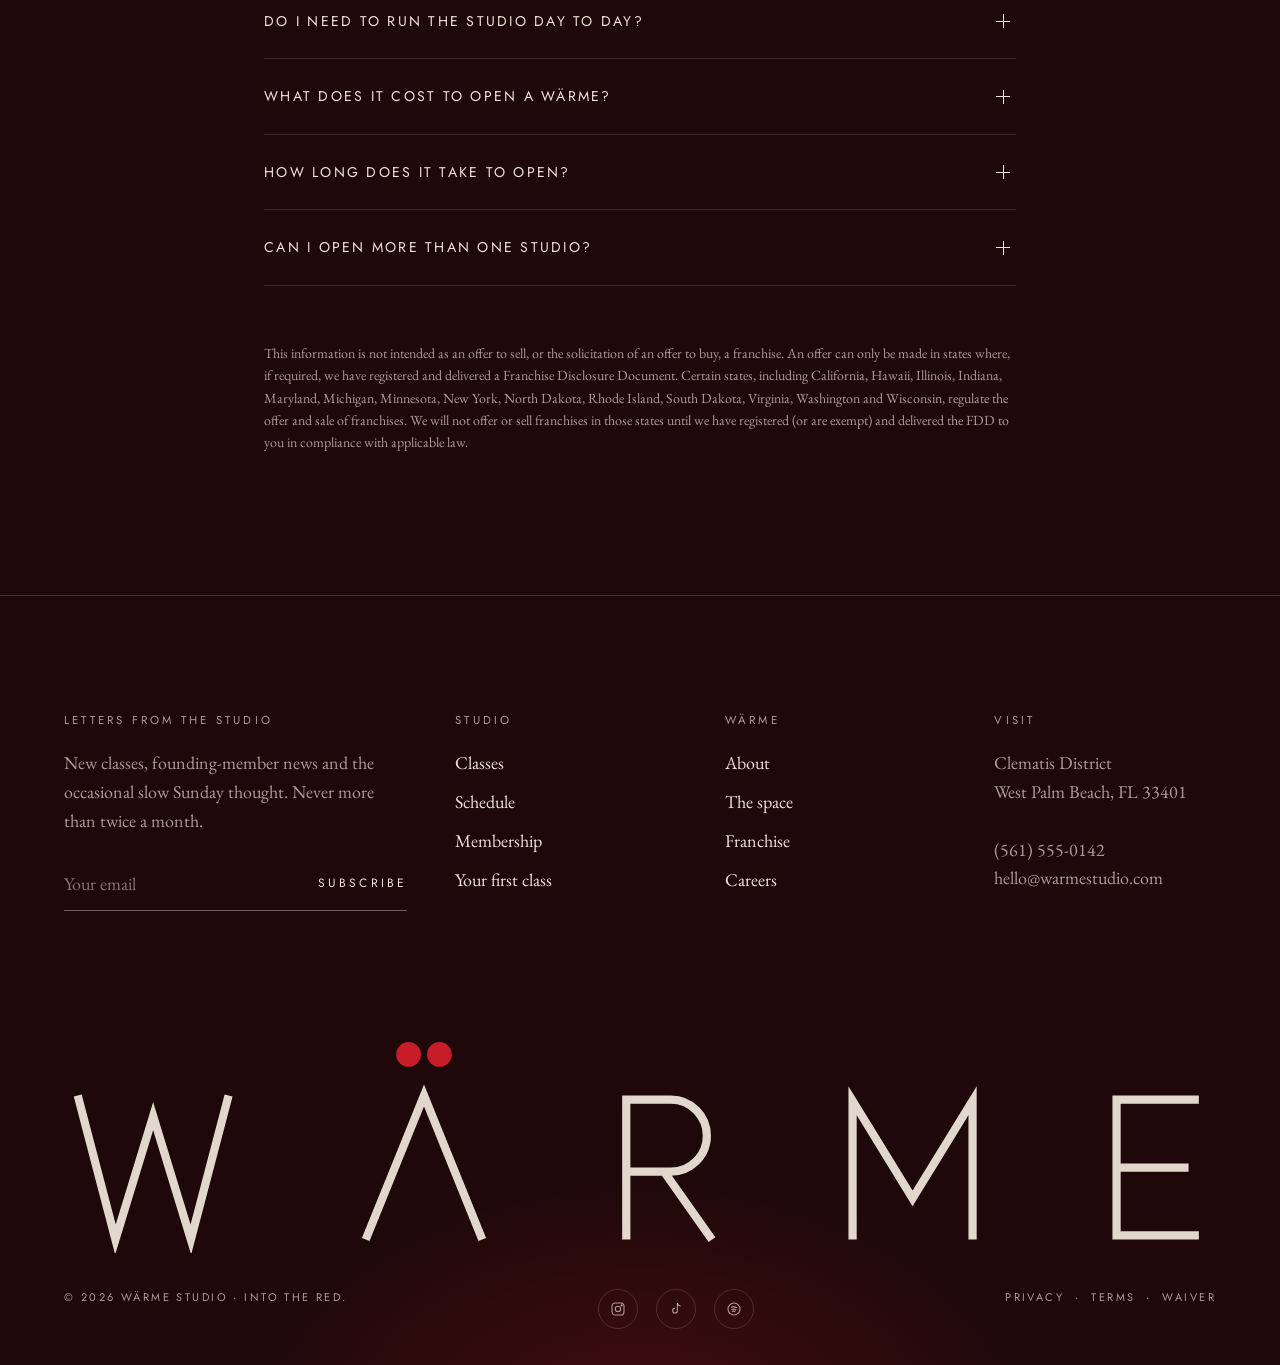
<file: franchise.html>
<!doctype html>
<html lang="en" class="no-js">
<head>
  <meta charset="utf-8">
  <meta name="viewport" content="width=device-width, initial-scale=1, viewport-fit=cover">
  <title>Own a Wärme — Infrared Hot Yoga Franchise Opportunity</title>
  <meta name="description" content="Bring Wärme to your city. Explore the infrared hot yoga franchise opportunity: a design-led studio model, full launch support, teacher training and a membership-first business. Request franchise information.">
  <link rel="canonical" href="https://www.warmestudio.com/franchise.html">
  <meta name="theme-color" content="#1E0809">
  <meta property="og:type" content="website">
  <meta property="og:site_name" content="Wärme">
  <meta property="og:title" content="Own a Wärme — Infrared Hot Yoga Franchise Opportunity">
  <meta property="og:description" content="Bring Wärme to your city. Explore the infrared hot yoga franchise opportunity: a design-led studio model, full launch support, teacher training and a membership-first business. Request franchise information.">
  <meta property="og:url" content="https://www.warmestudio.com/franchise.html">
  <meta property="og:image" content="https://www.warmestudio.com/assets/img/og.jpg">
  <meta name="twitter:card" content="summary_large_image">
  <link rel="icon" href="assets/img/favicon.svg" type="image/svg+xml">
  <link rel="preconnect" href="https://fonts.googleapis.com">
  <link rel="preconnect" href="https://fonts.gstatic.com" crossorigin>
  <link rel="stylesheet" href="https://fonts.googleapis.com/css2?family=EB+Garamond:ital,wght@0,400;0,500;1,400;1,500&family=Jost:wght@300;400;500&display=swap">
  <link rel="stylesheet" href="assets/css/styles.css">
  <script type="application/ld+json">
  {
    "@context": "https://schema.org",
    "@type": "ExerciseGym",
    "name": "Wärme",
    "description": "Infrared hot yoga and hot pilates studio in West Palm Beach, Florida.",
    "url": "https://www.warmestudio.com/",
    "image": "https://www.warmestudio.com/assets/img/og.jpg",
    "telephone": "(561) 555-0142",
    "email": "hello@warmestudio.com",
    "address": { "@type": "PostalAddress", "streetAddress": "Clematis District", "addressLocality": "West Palm Beach", "addressRegion": "FL", "postalCode": "33401", "addressCountry": "US" },
    "openingHours": ["Mo-Fr 05:30-21:00", "Sa-Su 07:00-19:00"]
  }
  </script>
</head>
<body class="has-hero">
  <a class="skip-link" href="#main">Skip to content</a>

  <svg width="0" height="0" style="position:absolute" aria-hidden="true" focusable="false">
    <symbol id="wordmark" viewBox="-4 -20 336 66">
      <g fill="none" stroke="currentColor" stroke-width="2.4" stroke-miterlimit="10">
        <path d="M0 0 L11 42 L22 6 L33 42 L44 0"/>
        <path d="M84 42 L101 0 L118 42"/>
        <path d="M160 42 V1.2 H173 A10.5 10.5 0 0 1 173 22.2 H160 M171 22.2 L185 42"/>
        <path d="M226 42 V1.5 L243.5 30 L261 1.5 V42"/>
        <path d="M327 1.2 H303 V40.8 H327 M303 21 H324"/>
      </g>
      <circle cx="96.5" cy="-12" r="3.6" fill="#D21F2B"/>
      <circle cx="105.5" cy="-12" r="3.6" fill="#D21F2B"/>
    </symbol>
    <symbol id="monogram" viewBox="0 0 64 64">
      <path d="M14 58 L32 18 L50 58" fill="none" stroke="currentColor" stroke-width="2.4"/>
      <circle cx="26.5" cy="6" r="4" fill="#D21F2B"/>
      <circle cx="37.5" cy="6" r="4" fill="#D21F2B"/>
    </symbol>
  </svg>

  <header class="site-header">
    <div class="announce">Founding memberships are open<span class="wide"> in West Palm Beach</span> <a href="membership.html#plans">Lock in your rate</a></div>
    <div class="header-bar">
      <div class="container header-inner">
        <nav class="nav" aria-label="Primary">
          <a href="classes.html" data-nav="classes">Classes</a>
          <a href="membership.html" data-nav="membership">Membership</a>
          <a href="about.html" data-nav="about">About</a>
          <a href="franchise.html" data-nav="franchise" aria-current="page">Franchise</a>
        </nav>
        <a class="brand" href="index.html" aria-label="Wärme — home">
          <svg viewBox="0 0 336 66" aria-hidden="true"><use href="#wordmark"/></svg>
        </a>
        <div class="header-actions">
          <a class="text-link" href="classes.html#schedule">Schedule</a>
          <a class="btn btn--glow btn--sm" href="membership.html#intro">Book a class</a>
        </div>
        <button class="menu-toggle" type="button" aria-expanded="false" aria-controls="mobile-menu" aria-label="Open menu"><span></span><span></span></button>
      </div>
    </div>
  </header>

  <div class="mobile-menu" id="mobile-menu" aria-hidden="true" inert>
    <nav aria-label="Mobile">
      <a href="index.html" data-nav="home">Home</a>
      <a href="classes.html" data-nav="classes">Classes</a>
      <a href="classes.html#schedule">Schedule</a>
      <a href="membership.html" data-nav="membership">Membership</a>
      <a href="about.html" data-nav="about">About</a>
      <a href="franchise.html" data-nav="franchise" aria-current="page">Franchise</a>
    </nav>
    <a class="btn btn--glow btn--block" href="membership.html#intro">First week · $39</a>
    <p class="meta">Clematis District, West Palm Beach, FL<br>(561) 555-0142</p>
  </div>

  <main id="main">
<section class="page-hero" style="--pos:50% 82%;min-height:88svh">
      <div class="hero__media">
        <img src="assets/img/facade-1024.webp" srcset="assets/img/facade-640.webp 640w, assets/img/facade-1024.webp 1024w" sizes="100vw" alt="The Wärme flagship facade at dusk, glowing red through an arched glass entrance." fetchpriority="high">
      </div>
      <div class="container">
        <p class="breadcrumb"><a href="index.html">Home</a> &nbsp;/&nbsp; Franchise</p>
        <p class="eyebrow">Franchise opportunity</p>
        <h1 class="h1">Bring the glow<br>to your city</h1>
        <p class="lede">We’re opening a select number of franchise partnerships for operators who care about hospitality as much as heat.</p>
        <div class="btn-row mt-m">
          <a class="btn btn--glow" href="#inquire">Request franchise info <span class="arrow">→</span></a>
          <a class="btn" href="#model">Explore the model</a>
        </div>
      </div>
    </section>

    <!-- INTRO -->
    <section class="section on-light statement">
      <div class="container narrow reveal">
        <span class="define"><b>Own a Wärme</b></span>
        <p class="serif-lg">Hot yoga has a loyal, growing following. What it’s been missing is a brand people genuinely love to walk into. Wärme pairs infrared heat with design-led hospitality — and gives you everything you need to open one in your community.</p>
      </div>
    </section>

    <!-- WHY -->
    <section class="section">
      <div class="container">
        <div class="section-head reveal">
          <div>
            <p class="eyebrow">Why Wärme</p>
            <h2 class="h2">A studio people<br>want to belong to</h2>
          </div>
          <p class="muted maxw-sm">We designed Wärme to be repeated — the same feeling, the same standard, in every city we open.</p>
        </div>
        <div class="grid-4">
          <div class="pillar reveal"><span class="num">01 — Brand</span><h3 class="h3">Unmistakable identity</h3><p>A complete visual system — palette, mark, signage, materials and merchandise — that turns a studio into a destination people photograph and share.</p></div>
          <div class="pillar reveal" data-delay="1"><span class="num">02 — Model</span><h3 class="h3">Membership-first</h3><p>A recurring membership base supported by class packs, intro offers, privates and retail — built for predictable studio rhythm.</p></div>
          <div class="pillar reveal" data-delay="2"><span class="num">03 — Heat</span><h3 class="h3">Infrared by design</h3><p>A studio specification built around far-infrared panels, including layout, insulation, ventilation and lighting guidance from day one.</p></div>
          <div class="pillar reveal" data-delay="3"><span class="num">04 — Method</span><h3 class="h3">Six signature classes</h3><p>A proprietary class library and teacher training program, so every Wärme feels like Wärme — no matter who is teaching.</p></div>
        </div>
      </div>
    </section>

    <!-- MODEL -->
    <section class="section on-oxblood" id="model">
      <div class="container">
        <div class="section-head reveal">
          <div>
            <p class="eyebrow">The model at a glance</p>
            <h2 class="h2">Built to scale,<br>designed to be felt</h2>
          </div>
          <a class="link" href="#inquire">Request the overview <span class="arrow">→</span></a>
        </div>
        <div class="stats reveal">
          <div><span class="n">2,200–3,000</span><span class="l">Square feet</span></div>
          <div><span class="n">2</span><span class="l">Infrared studios</span></div>
          <div><span class="n">40+</span><span class="l">Classes per week</span></div>
          <div><span class="n">6</span><span class="l">Signature formats</span></div>
        </div>
        <div class="grid-2 mt-xl">
          <figure class="feature-img feature-img--wide reveal" style="margin:0">
            <img src="assets/img/lockers-800.webp" srcset="assets/img/lockers-800.webp 800w, assets/img/lockers-1536.webp 1536w" sizes="(max-width: 960px) 100vw, 50vw" alt="The Wärme locker room with arched doors and red cove lighting." loading="lazy">
          </figure>
          <div class="reveal" data-delay="1">
            <h3 class="h3">What a Wärme studio includes</h3>
            <ul class="checklist">
              <li>Two infrared studios (approx. 30–40 mats each)</li>
              <li>Reception & retail wall with signature merchandise</li>
              <li>Arched locker rooms with rain showers</li>
              <li>Tea lounge for community and retention</li>
              <li>Lean team: studio manager, front desk and instructors</li>
            </ul>
          </div>
        </div>
      </div>
    </section>

    <!-- SUPPORT -->
    <section class="section on-light">
      <div class="container">
        <div class="section-head reveal">
          <div>
            <p class="eyebrow">Support</p>
            <h2 class="h2">You won’t build it alone</h2>
          </div>
          <p class="muted maxw-sm">From your first site visit to your first anniversary, our team works alongside yours.</p>
        </div>
        <div class="grid-3">
          <div class="support-card reveal">
            <svg class="icon" viewBox="0 0 44 44" fill="none" stroke="currentColor" stroke-width="1.4"><path d="M22 40s-12-12-12-22a12 12 0 0 1 24 0c0 10-12 22-12 22z"/><circle cx="22" cy="18" r="4"/></svg>
            <h3 class="h3">Site selection</h3>
            <p>Market analysis, real-estate guidance and lease review support to find the right corner for your glow.</p>
          </div>
          <div class="support-card reveal" data-delay="1">
            <svg class="icon" viewBox="0 0 44 44" fill="none" stroke="currentColor" stroke-width="1.4"><path d="M8 40V20a14 14 0 0 1 28 0v20"/><path d="M4 40h36"/><path d="M16 40V24a6 6 0 0 1 12 0v16"/></svg>
            <h3 class="h3">Design & build</h3>
            <p>The full Wärme architecture package: arches, materials, lighting, signage and infrared specifications, plus approved vendors.</p>
          </div>
          <div class="support-card reveal" data-delay="2">
            <svg class="icon" viewBox="0 0 44 44" fill="none" stroke="currentColor" stroke-width="1.4"><path d="M10 38 L22 10 L34 38"/><circle cx="18" cy="5" r="2" fill="currentColor"/><circle cx="26" cy="5" r="2" fill="currentColor"/></svg>
            <h3 class="h3">Teacher training</h3>
            <p>Our 50-hour Heat Method training for your instructors, plus manager and front-desk hospitality training.</p>
          </div>
          <div class="support-card reveal">
            <svg class="icon" viewBox="0 0 44 44" fill="none" stroke="currentColor" stroke-width="1.4"><path d="M6 30V14l26-8v32L6 30z"/><path d="M14 32l2 8h6l-2-6"/><path d="M36 16a6 6 0 0 1 0 12"/></svg>
            <h3 class="h3">Pre-sale & launch</h3>
            <p>A proven founding-member pre-sale playbook, launch campaign assets, social content and local PR support.</p>
          </div>
          <div class="support-card reveal" data-delay="1">
            <svg class="icon" viewBox="0 0 44 44" fill="none" stroke="currentColor" stroke-width="1.4"><rect x="12" y="4" width="20" height="36" rx="4"/><path d="M19 34h6"/><path d="M17 12h10M17 18h10M17 24h6"/></svg>
            <h3 class="h3">Technology</h3>
            <p>Booking, payments, CRM and member app set up and connected, with dashboards to track how your studio is doing.</p>
          </div>
          <div class="support-card reveal" data-delay="2">
            <svg class="icon" viewBox="0 0 44 44" fill="none" stroke="currentColor" stroke-width="1.4"><circle cx="22" cy="22" r="17"/><path d="M22 11v11l7 5"/></svg>
            <h3 class="h3">Ongoing coaching</h3>
            <p>Regular operations reviews, a partner community, new class launches and seasonal marketing calendars.</p>
          </div>
        </div>
      </div>
    </section>

    <!-- IDEAL PARTNER -->
    <section class="section">
      <div class="container grid-2">
        <div class="reveal">
          <p class="eyebrow">Ideal partners</p>
          <h2 class="h2">Who we’re<br>looking for</h2>
          <p class="lede mt-m muted">Wellness experience helps, but it isn’t required. What matters most is how you lead, how you host and how much you care about your community.</p>
        </div>
        <div class="reveal" data-delay="1">
          <ul class="checklist" style="margin-top:0">
            <li>A genuine passion for wellness, hospitality and design</li>
            <li>Business, management or multi-unit operating experience</li>
            <li>Access to the capital and liquidity outlined in our FDD</li>
            <li>Deep roots in — and a network within — your local community</li>
            <li>Commitment to brand standards, people and culture</li>
            <li>Owner-operators and investor-operators with a strong studio manager welcome</li>
          </ul>
        </div>
      </div>
    </section>

    <!-- PROCESS -->
    <section class="section on-light">
      <div class="container">
        <div class="section-head reveal">
          <div>
            <p class="eyebrow">The path</p>
            <h2 class="h2">From inquiry<br>to opening day</h2>
          </div>
        </div>
        <ol class="steps reveal">
          <li><h3 class="h3">Inquire</h3><p>Share a little about yourself and your market using the form below.</p></li>
          <li><h3 class="h3">Discovery call</h3><p>Meet our development team, talk through the model and see if we’re a fit.</p></li>
          <li><h3 class="h3">Review the FDD</h3><p>Receive our Franchise Disclosure Document with full investment and fee details.</p></li>
          <li><h3 class="h3">Discovery day</h3><p>Spend a day at our West Palm Beach flagship — take class, meet the team, feel the space.</p></li>
          <li><h3 class="h3">Sign & select a site</h3><p>Finalize your agreement and begin site selection with our real-estate support.</p></li>
          <li><h3 class="h3">Build, train, open</h3><p>Construction, pre-sale, teacher training and a launch built to fill your first classes.</p></li>
        </ol>
      </div>
    </section>

    <!-- TERRITORIES -->
    <section class="section on-cherry">
      <div class="container grid-2" style="align-items:start">
        <div class="reveal">
          <p class="eyebrow">Territories</p>
          <h2 class="h2">Where we’re growing</h2>
          <p class="lede mt-m muted">We’re prioritizing Florida first, then select sun-belt and lifestyle markets across the US. Don’t see your city? Tell us about it.</p>
        </div>
        <div class="reveal" data-delay="1">
          <div class="territories">
            <span class="flag">West Palm Beach · Flagship</span>
            <span class="open">Palm Beach Gardens</span>
            <span class="open">Jupiter</span>
            <span class="open">Boca Raton</span>
            <span class="open">Delray Beach</span>
            <span class="open">Fort Lauderdale</span>
            <span class="open">Miami</span>
            <span class="open">Naples</span>
            <span class="open">Tampa</span>
            <span class="open">Orlando</span>
            <span class="open">Sarasota</span>
            <span>Nashville</span>
            <span>Austin</span>
            <span>Scottsdale</span>
            <span>Charleston</span>
          </div>
          <p class="muted mt-m" style="font-size:16px"><span class="dots" style="margin-right:8px"><i></i></span>Priority markets now accepting inquiries</p>
        </div>
      </div>
    </section>

    <!-- INQUIRY -->
    <section class="section on-light" id="inquire">
      <div class="container grid-2" style="align-items:start">
        <div class="reveal">
          <p class="eyebrow">Inquire</p>
          <h2 class="h2">Start the<br>conversation</h2>
          <p class="lede mt-m muted">Tell us about yourself and the market you have in mind. Our development team responds to every inquiry within two business days.</p>
          <p class="muted mt-m">Prefer email? <a href="mailto:hello@warmestudio.com?subject=Franchise%20inquiry">hello@warmestudio.com</a></p>
        </div>
        <div class="reveal" data-delay="1">
          <form class="form" data-demo data-success="franchise-success">
            <div class="field"><label for="f-first">First name</label><input id="f-first" name="first_name" required autocomplete="given-name"></div>
            <div class="field"><label for="f-last">Last name</label><input id="f-last" name="last_name" required autocomplete="family-name"></div>
            <div class="field"><label for="f-email">Email</label><input id="f-email" type="email" name="email" required autocomplete="email"></div>
            <div class="field"><label for="f-phone">Phone</label><input id="f-phone" type="tel" name="phone" required autocomplete="tel"></div>
            <div class="field"><label for="f-city">City of interest</label><input id="f-city" name="city" required></div>
            <div class="field"><label for="f-state">State</label><input id="f-state" name="state" required autocomplete="address-level1"></div>
            <div class="field">
              <label for="f-capital">Liquid capital</label>
              <select id="f-capital" name="liquid_capital" required>
                <option value="">Select a range</option>
                <option>Under $150,000</option>
                <option>$150,000 – $300,000</option>
                <option>$300,000 – $500,000</option>
                <option>$500,000+</option>
              </select>
            </div>
            <div class="field">
              <label for="f-timeline">Timeline</label>
              <select id="f-timeline" name="timeline" required>
                <option value="">Select</option>
                <option>Within 6 months</option>
                <option>6 – 12 months</option>
                <option>12+ months</option>
                <option>Just exploring</option>
              </select>
            </div>
            <div class="field full">
              <label for="f-units">Number of studios</label>
              <select id="f-units" name="units">
                <option>1 studio</option>
                <option>2 – 3 studios</option>
                <option>4+ studios (area developer)</option>
              </select>
            </div>
            <div class="field full"><label for="f-about">Tell us about your background</label><textarea id="f-about" name="background" placeholder="Business experience, connection to wellness, why Wärme…"></textarea></div>
            <label class="consent full"><input type="checkbox" required> I agree to be contacted by Wärme about franchise opportunities.</label>
            <div class="full"><button class="btn btn--solid-dark" type="submit">Submit inquiry <span class="arrow">→</span></button></div>
          </form>
          <div class="form-success" id="franchise-success" role="status">
            <svg viewBox="0 0 64 64" width="56" height="56" aria-hidden="true" style="color:var(--bone);margin:0 auto 18px"><use href="#monogram"/></svg>
            <h3 class="h3">Thank you</h3>
            <p class="muted mt-s">Our development team will be in touch within two business days to schedule your discovery call.</p>
          </div>
        </div>
      </div>
    </section>

    <!-- FAQ -->
    <section class="section">
      <div class="container narrow">
        <div class="center reveal mb-l">
          <p class="eyebrow">Franchise questions</p>
          <h2 class="h2">Asked & answered</h2>
        </div>
        <div class="faq on-dark-faq reveal">
          <details><summary>Do I need to be a yoga teacher or studio owner?</summary><div class="answer"><p>No. Many great operators come from hospitality, retail or general business. We train your team on the method — you bring leadership and community.</p></div></details>
          <details><summary>Do I need to run the studio day to day?</summary><div class="answer"><p>We welcome both owner-operators and investor-operators who hire a strong full-time studio manager. We’ll discuss what fits your goals on our discovery call.</p></div></details>
          <details><summary>What does it cost to open a Wärme?</summary><div class="answer"><p>Investment ranges, franchise fees and ongoing royalties are detailed in Items 5, 6 and 7 of our Franchise Disclosure Document, which we provide to qualified candidates after an initial call.</p></div></details>
          <details><summary>How long does it take to open?</summary><div class="answer"><p>Timelines depend on site selection, permitting and construction in your market. We’ll walk you through a typical project schedule during discovery.</p></div></details>
          <details><summary>Can I open more than one studio?</summary><div class="answer"><p>Yes. Multi-unit and area-developer agreements are available in select territories for qualified partners.</p></div></details>
        </div>
        <p class="legal-note mt-l">This information is not intended as an offer to sell, or the solicitation of an offer to buy, a franchise. An offer can only be made in states where, if required, we have registered and delivered a Franchise Disclosure Document. Certain states, including California, Hawaii, Illinois, Indiana, Maryland, Michigan, Minnesota, New York, North Dakota, Rhode Island, South Dakota, Virginia, Washington and Wisconsin, regulate the offer and sale of franchises. We will not offer or sell franchises in those states until we have registered (or are exempt) and delivered the FDD to you in compliance with applicable law.</p>
      </div>
    </section>

  </main>

  <footer class="site-footer">
    <div class="container">
      <div class="footer-top">
        <div class="newsletter">
          <h4>Letters from the studio</h4>
          <p>New classes, founding-member news and the occasional slow Sunday thought. Never more than twice a month.</p>
          <form data-demo novalidate>
            <label class="sr-only" for="nl-email">Email address</label>
            <input id="nl-email" type="email" name="email" placeholder="Your email" required autocomplete="email">
            <button type="submit">Subscribe</button>
          </form>
          <p class="thanks" role="status">Thank you — you’re on the list.</p>
        </div>
        <div>
          <h4>Studio</h4>
          <ul>
            <li><a href="classes.html">Classes</a></li>
            <li><a href="classes.html#schedule">Schedule</a></li>
            <li><a href="membership.html">Membership</a></li>
            <li><a href="classes.html#first-class">Your first class</a></li>
          </ul>
        </div>
        <div>
          <h4>Wärme</h4>
          <ul>
            <li><a href="about.html">About</a></li>
            <li><a href="about.html#space">The space</a></li>
            <li><a href="franchise.html">Franchise</a></li>
            <li><a href="mailto:hello@warmestudio.com">Careers</a></li>
          </ul>
        </div>
        <div>
          <h4>Visit</h4>
          <address>Clematis District<br>West Palm Beach, FL 33401<br><br><a href="tel:+15615550142">(561) 555-0142</a><br><a href="mailto:hello@warmestudio.com">hello@warmestudio.com</a></address>
        </div>
      </div>
      <div class="footer-mark" aria-hidden="true"><svg viewBox="0 0 336 66"><use href="#wordmark"/></svg></div>
      <div class="footer-bottom">
        <span>© <span id="year">2026</span> Wärme Studio · into the red.</span>
        <div class="social">
          <a href="https://instagram.com/" aria-label="Instagram"><svg viewBox="0 0 24 24" fill="none" stroke="currentColor" stroke-width="1.6"><rect x="3" y="3" width="18" height="18" rx="5"/><circle cx="12" cy="12" r="4"/><circle cx="17.5" cy="6.5" r=".8" fill="currentColor"/></svg></a>
          <a href="https://tiktok.com/" aria-label="TikTok"><svg viewBox="0 0 24 24" fill="none" stroke="currentColor" stroke-width="1.6"><path d="M14 3v11.5a3.5 3.5 0 1 1-3.5-3.5"/><path d="M14 3c.4 2.6 2.2 4.4 5 4.6"/></svg></a>
          <a href="https://spotify.com/" aria-label="Spotify playlists"><svg viewBox="0 0 24 24" fill="none" stroke="currentColor" stroke-width="1.6"><circle cx="12" cy="12" r="9"/><path d="M7.5 9.5c3-1 6.5-.7 9 .8M8 12.6c2.5-.7 5.2-.4 7.3.8M8.6 15.5c1.9-.5 3.8-.3 5.4.6"/></svg></a>
        </div>
        <span><a href="#">Privacy</a> &nbsp;·&nbsp; <a href="#">Terms</a> &nbsp;·&nbsp; <a href="#">Waiver</a></span>
      </div>
    </div>
  </footer>

  <script src="assets/js/main.js" defer></script>
</body>
</html>
</file>
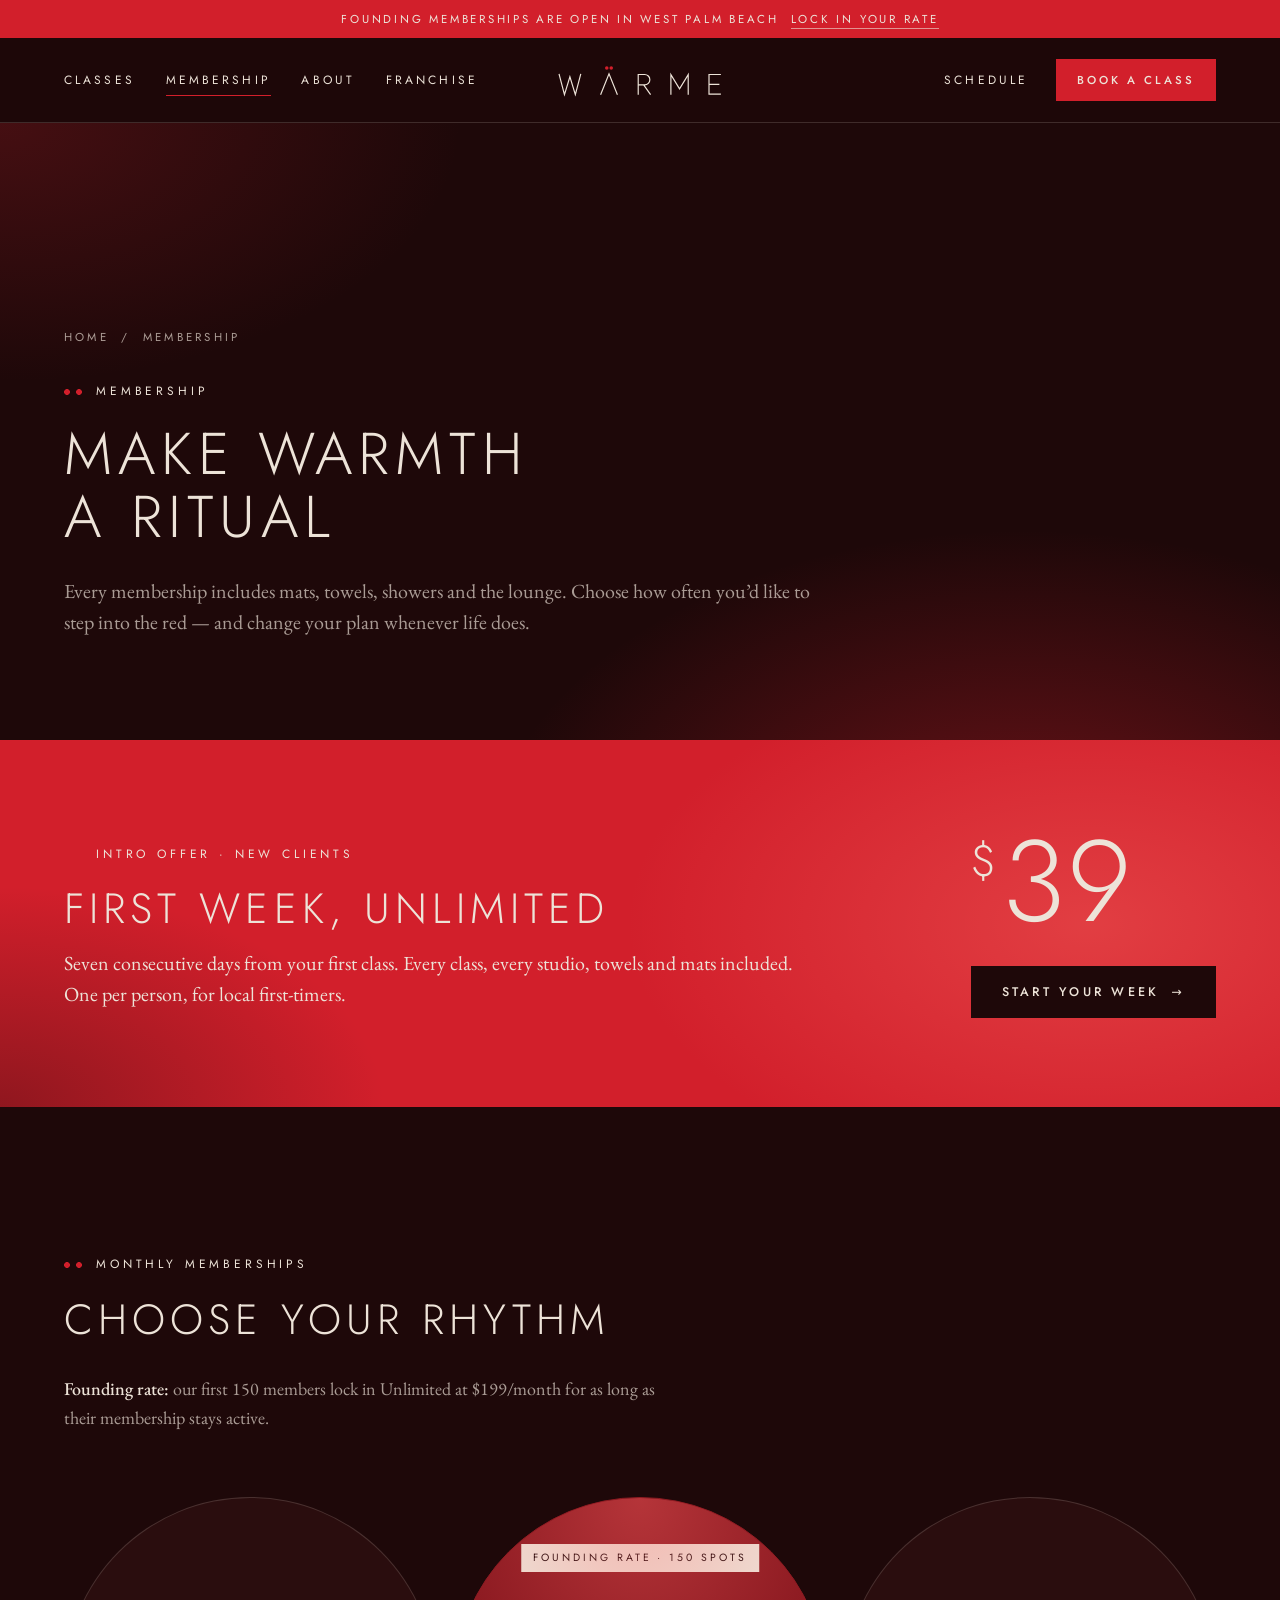
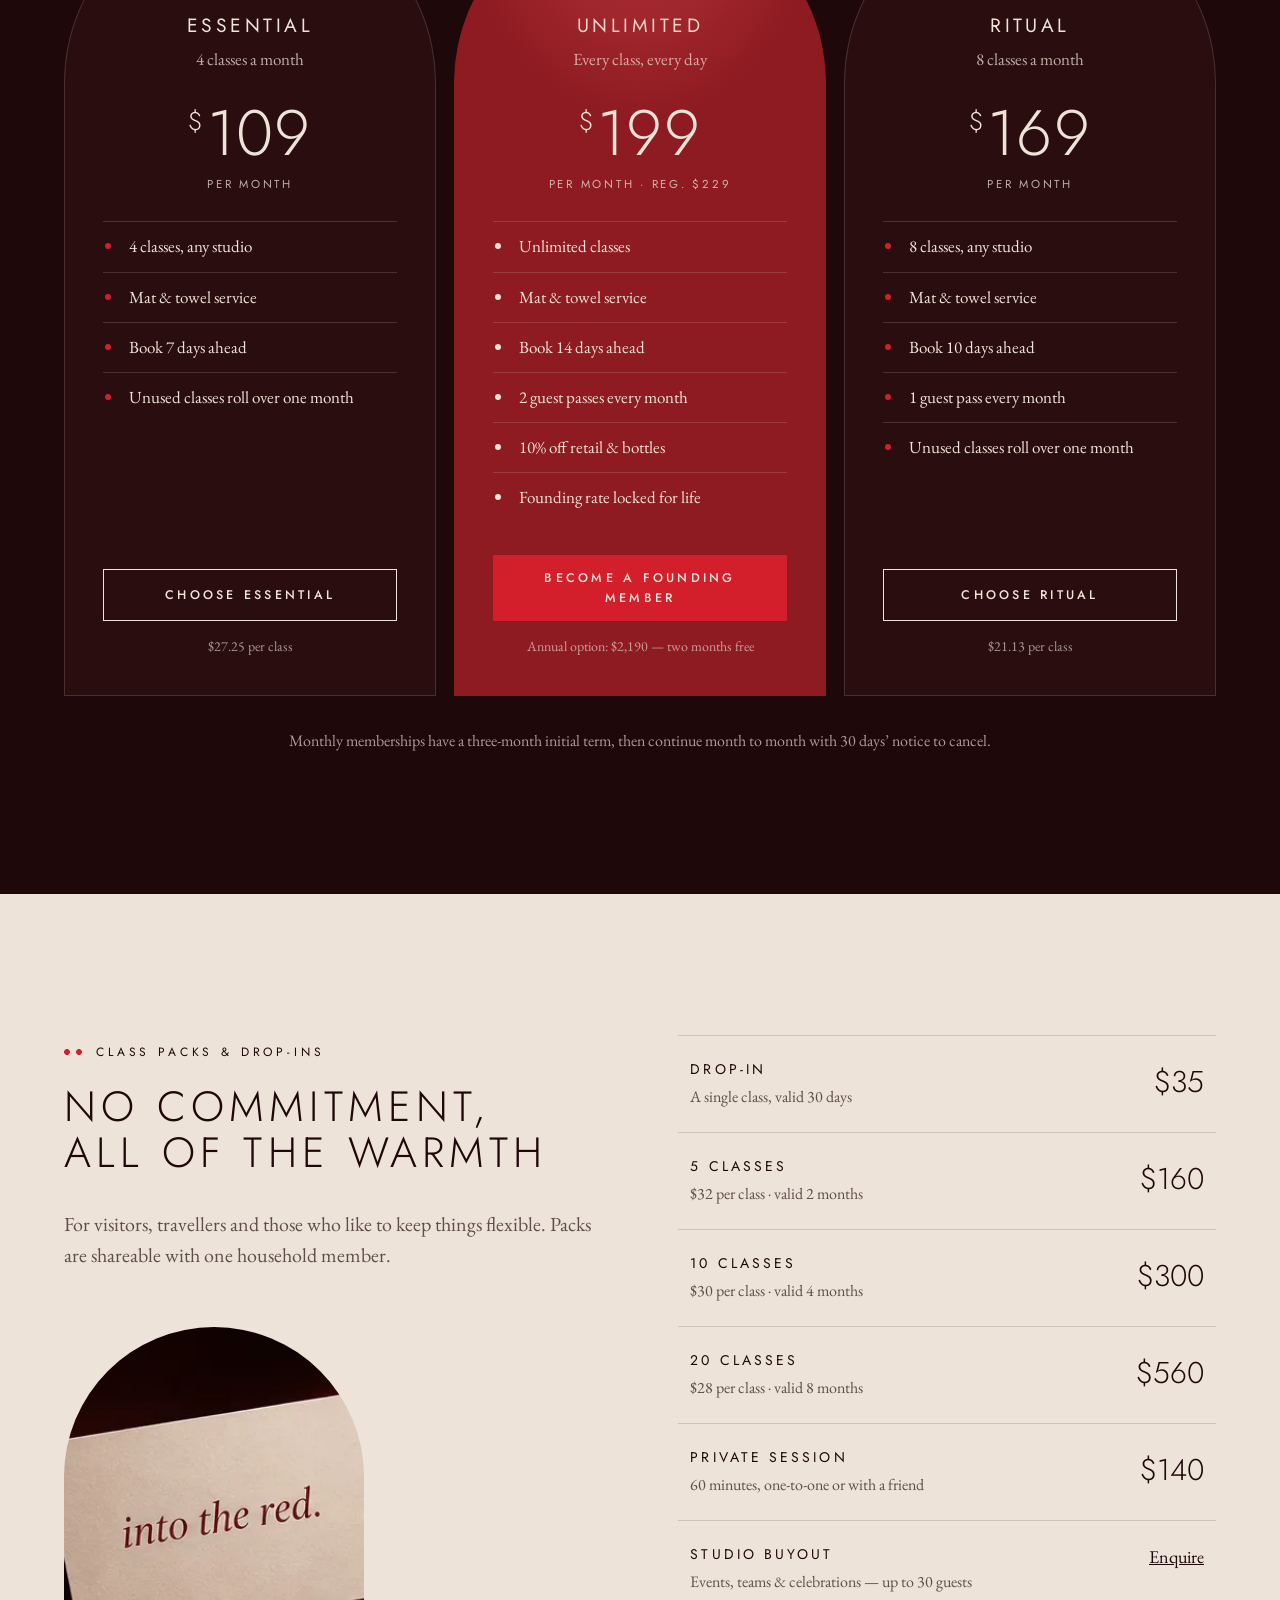
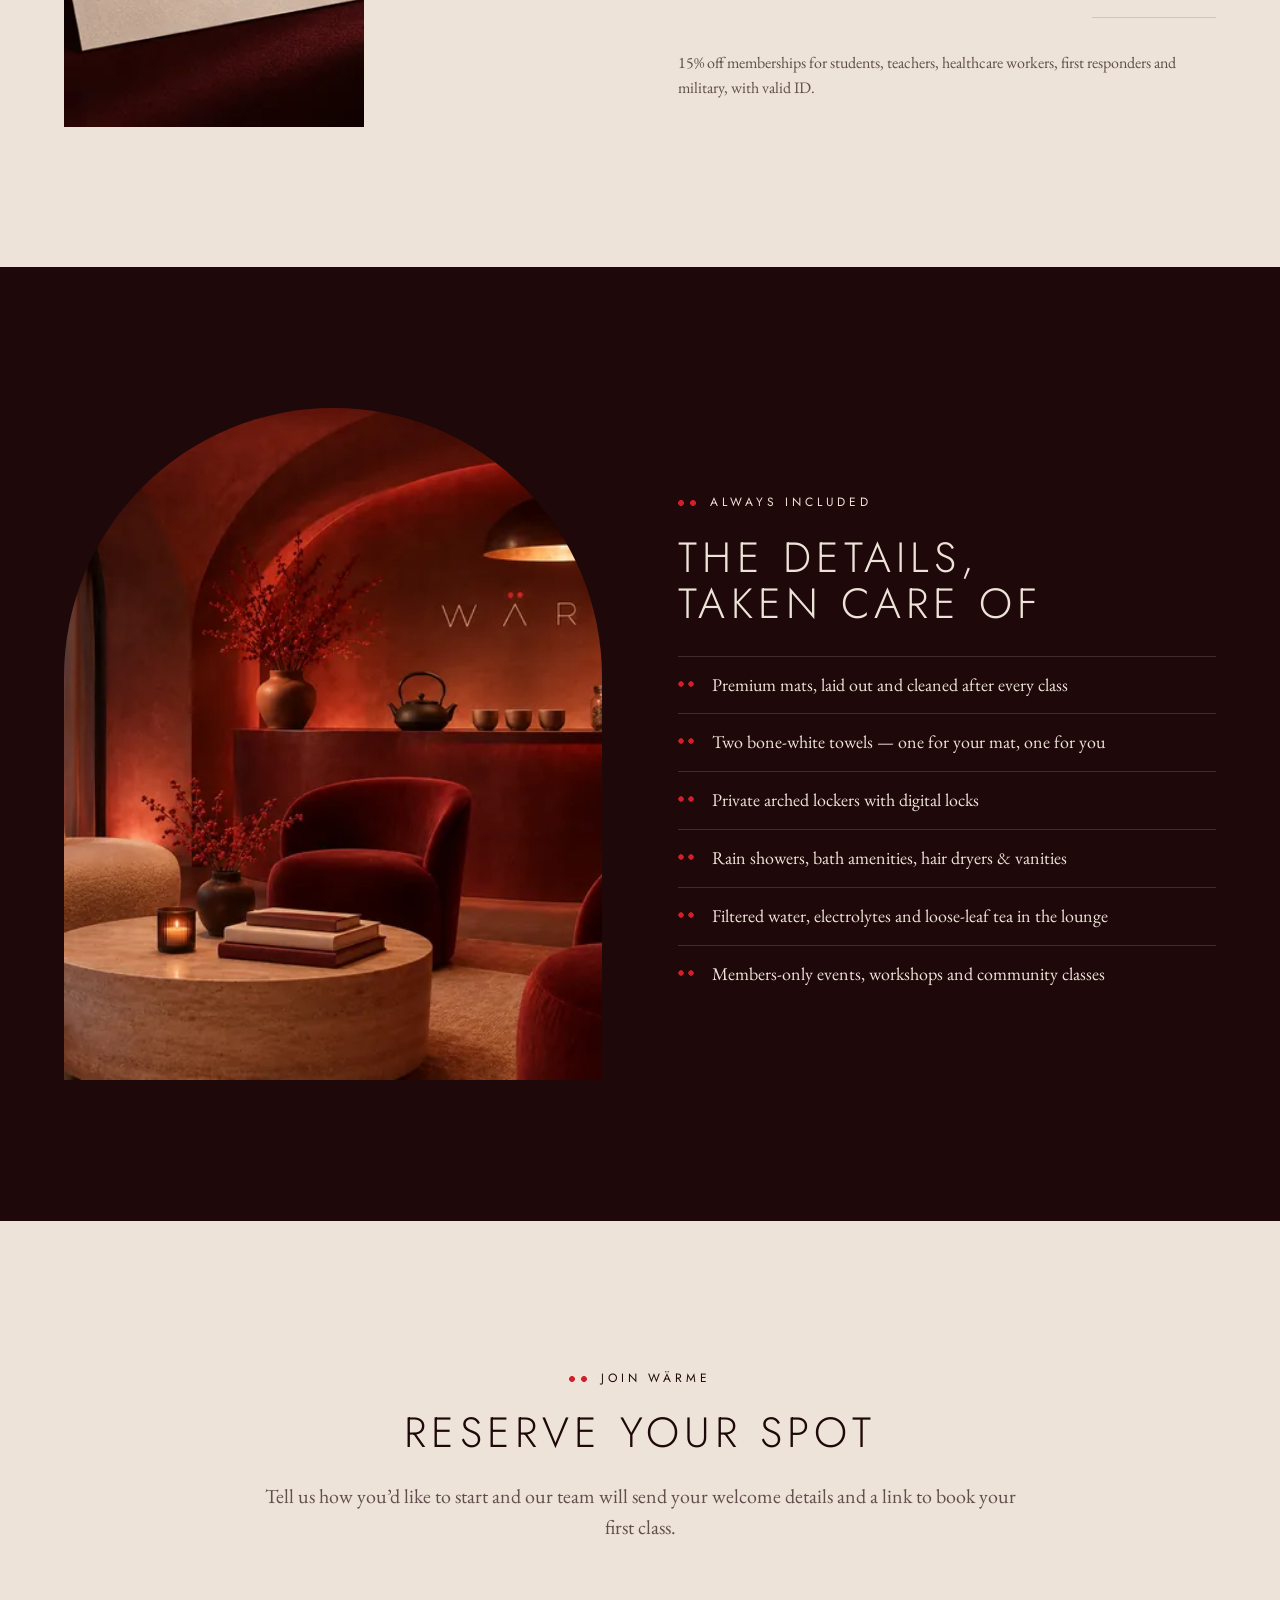
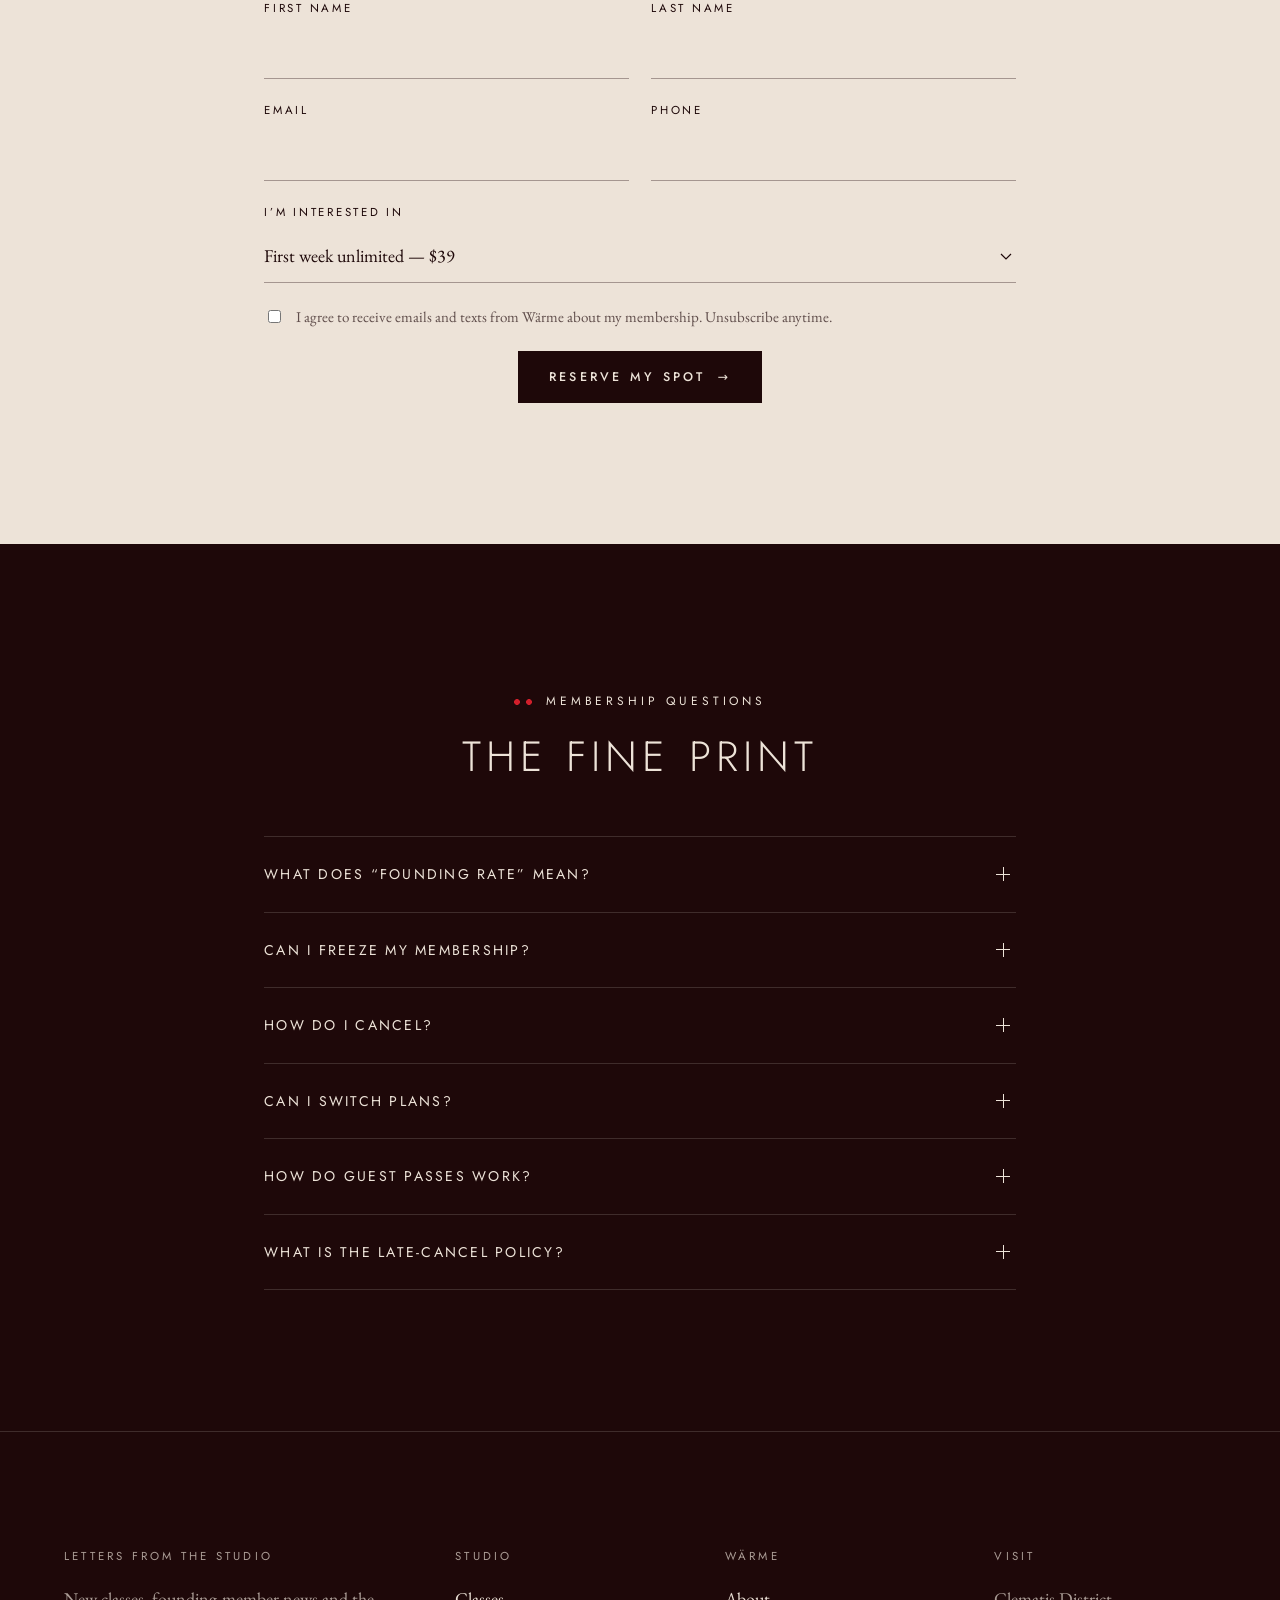
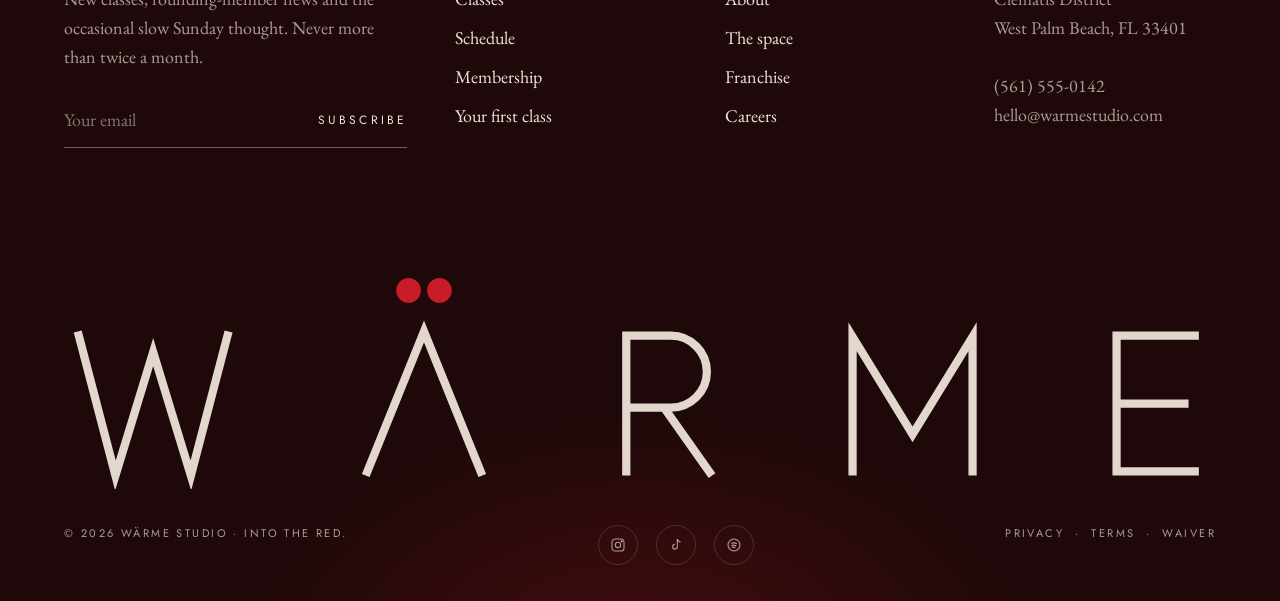
<file: membership.html>
<!doctype html>
<html lang="en" class="no-js">
<head>
  <meta charset="utf-8">
  <meta name="viewport" content="width=device-width, initial-scale=1, viewport-fit=cover">
  <title>Membership & Pricing — Wärme Hot Yoga West Palm Beach</title>
  <meta name="description" content="Wärme memberships, class packs and intro offers. Unlimited infrared hot yoga from $199/month with founding-member rates. First week unlimited for $39.">
  <link rel="canonical" href="https://www.warmestudio.com/membership.html">
  <meta name="theme-color" content="#1E0809">
  <meta property="og:type" content="website">
  <meta property="og:site_name" content="Wärme">
  <meta property="og:title" content="Membership & Pricing — Wärme Hot Yoga West Palm Beach">
  <meta property="og:description" content="Wärme memberships, class packs and intro offers. Unlimited infrared hot yoga from $199/month with founding-member rates. First week unlimited for $39.">
  <meta property="og:url" content="https://www.warmestudio.com/membership.html">
  <meta property="og:image" content="https://www.warmestudio.com/assets/img/og.jpg">
  <meta name="twitter:card" content="summary_large_image">
  <link rel="icon" href="assets/img/favicon.svg" type="image/svg+xml">
  <link rel="preconnect" href="https://fonts.googleapis.com">
  <link rel="preconnect" href="https://fonts.gstatic.com" crossorigin>
  <link rel="stylesheet" href="https://fonts.googleapis.com/css2?family=EB+Garamond:ital,wght@0,400;0,500;1,400;1,500&family=Jost:wght@300;400;500&display=swap">
  <link rel="stylesheet" href="assets/css/styles.css">
  <script type="application/ld+json">
  {
    "@context": "https://schema.org",
    "@type": "ExerciseGym",
    "name": "Wärme",
    "description": "Infrared hot yoga and hot pilates studio in West Palm Beach, Florida.",
    "url": "https://www.warmestudio.com/",
    "image": "https://www.warmestudio.com/assets/img/og.jpg",
    "telephone": "(561) 555-0142",
    "email": "hello@warmestudio.com",
    "address": { "@type": "PostalAddress", "streetAddress": "Clematis District", "addressLocality": "West Palm Beach", "addressRegion": "FL", "postalCode": "33401", "addressCountry": "US" },
    "openingHours": ["Mo-Fr 05:30-21:00", "Sa-Su 07:00-19:00"]
  }
  </script>
</head>
<body class="">
  <a class="skip-link" href="#main">Skip to content</a>

  <svg width="0" height="0" style="position:absolute" aria-hidden="true" focusable="false">
    <symbol id="wordmark" viewBox="-4 -20 336 66">
      <g fill="none" stroke="currentColor" stroke-width="2.4" stroke-miterlimit="10">
        <path d="M0 0 L11 42 L22 6 L33 42 L44 0"/>
        <path d="M84 42 L101 0 L118 42"/>
        <path d="M160 42 V1.2 H173 A10.5 10.5 0 0 1 173 22.2 H160 M171 22.2 L185 42"/>
        <path d="M226 42 V1.5 L243.5 30 L261 1.5 V42"/>
        <path d="M327 1.2 H303 V40.8 H327 M303 21 H324"/>
      </g>
      <circle cx="96.5" cy="-12" r="3.6" fill="#D21F2B"/>
      <circle cx="105.5" cy="-12" r="3.6" fill="#D21F2B"/>
    </symbol>
    <symbol id="monogram" viewBox="0 0 64 64">
      <path d="M14 58 L32 18 L50 58" fill="none" stroke="currentColor" stroke-width="2.4"/>
      <circle cx="26.5" cy="6" r="4" fill="#D21F2B"/>
      <circle cx="37.5" cy="6" r="4" fill="#D21F2B"/>
    </symbol>
  </svg>

  <header class="site-header">
    <div class="announce">Founding memberships are open<span class="wide"> in West Palm Beach</span> <a href="membership.html#plans">Lock in your rate</a></div>
    <div class="header-bar">
      <div class="container header-inner">
        <nav class="nav" aria-label="Primary">
          <a href="classes.html" data-nav="classes">Classes</a>
          <a href="membership.html" data-nav="membership" aria-current="page">Membership</a>
          <a href="about.html" data-nav="about">About</a>
          <a href="franchise.html" data-nav="franchise">Franchise</a>
        </nav>
        <a class="brand" href="index.html" aria-label="Wärme — home">
          <svg viewBox="0 0 336 66" aria-hidden="true"><use href="#wordmark"/></svg>
        </a>
        <div class="header-actions">
          <a class="text-link" href="classes.html#schedule">Schedule</a>
          <a class="btn btn--glow btn--sm" href="membership.html#intro">Book a class</a>
        </div>
        <button class="menu-toggle" type="button" aria-expanded="false" aria-controls="mobile-menu" aria-label="Open menu"><span></span><span></span></button>
      </div>
    </div>
  </header>

  <div class="mobile-menu" id="mobile-menu" aria-hidden="true" inert>
    <nav aria-label="Mobile">
      <a href="index.html" data-nav="home">Home</a>
      <a href="classes.html" data-nav="classes">Classes</a>
      <a href="classes.html#schedule">Schedule</a>
      <a href="membership.html" data-nav="membership" aria-current="page">Membership</a>
      <a href="about.html" data-nav="about">About</a>
      <a href="franchise.html" data-nav="franchise">Franchise</a>
    </nav>
    <a class="btn btn--glow btn--block" href="membership.html#intro">First week · $39</a>
    <p class="meta">Clematis District, West Palm Beach, FL<br>(561) 555-0142</p>
  </div>

  <main id="main">
<section class="page-hero page-hero--plain">
      <div class="container">
        <p class="breadcrumb"><a href="index.html">Home</a> &nbsp;/&nbsp; Membership</p>
        <p class="eyebrow">Membership</p>
        <h1 class="h1">Make warmth<br>a ritual</h1>
        <p class="lede muted">Every membership includes mats, towels, showers and the lounge. Choose how often you’d like to step into the red — and change your plan whenever life does.</p>
      </div>
    </section>

    <!-- INTRO OFFER -->
    <section class="offer section section--tight" id="intro">
      <div class="container offer-inner">
        <div class="reveal">
          <p class="eyebrow" style="color:var(--bone)">Intro offer · new clients</p>
          <h2 class="h2">First week, unlimited</h2>
          <p class="lede mt-s">Seven consecutive days from your first class. Every class, every studio, towels and mats included. One per person, for local first-timers.</p>
        </div>
        <div class="reveal" data-delay="1">
          <div class="price-big"><sup>$</sup>39</div>
          <a class="btn btn--solid-dark mt-m" href="#book" data-book="intro">Start your week <span class="arrow">→</span></a>
        </div>
      </div>
    </section>

    <!-- PLANS -->
    <section class="section" id="plans">
      <div class="container">
        <div class="section-head reveal">
          <div>
            <p class="eyebrow">Monthly memberships</p>
            <h2 class="h2">Choose your rhythm</h2>
          </div>
          <p class="muted maxw-sm"><b style="color:var(--bone);font-weight:500">Founding rate:</b> our first 150 members lock in Unlimited at $199/month for as long as their membership stays active.</p>
        </div>
        <div class="plans">
          <article class="plan reveal">
            <h3 class="h3">Essential</h3>
            <p class="sub">4 classes a month</p>
            <div class="amount"><sup>$</sup>109</div>
            <p class="per">per month</p>
            <ul>
              <li>4 classes, any studio</li>
              <li>Mat & towel service</li>
              <li>Book 7 days ahead</li>
              <li>Unused classes roll over one month</li>
            </ul>
            <a class="btn" href="#book">Choose Essential</a>
            <p class="fine">$27.25 per class</p>
          </article>
          <article class="plan plan--feature reveal" data-delay="1">
            <span class="badge">Founding rate · 150 spots</span>
            <h3 class="h3">Unlimited</h3>
            <p class="sub">Every class, every day</p>
            <div class="amount"><sup>$</sup>199</div>
            <p class="per">per month · reg. $229</p>
            <ul>
              <li>Unlimited classes</li>
              <li>Mat & towel service</li>
              <li>Book 14 days ahead</li>
              <li>2 guest passes every month</li>
              <li>10% off retail & bottles</li>
              <li>Founding rate locked for life</li>
            </ul>
            <a class="btn btn--glow" href="#book">Become a founding member</a>
            <p class="fine">Annual option: $2,190 — two months free</p>
          </article>
          <article class="plan reveal" data-delay="2">
            <h3 class="h3">Ritual</h3>
            <p class="sub">8 classes a month</p>
            <div class="amount"><sup>$</sup>169</div>
            <p class="per">per month</p>
            <ul>
              <li>8 classes, any studio</li>
              <li>Mat & towel service</li>
              <li>Book 10 days ahead</li>
              <li>1 guest pass every month</li>
              <li>Unused classes roll over one month</li>
            </ul>
            <a class="btn" href="#book">Choose Ritual</a>
            <p class="fine">$21.13 per class</p>
          </article>
        </div>
        <p class="muted center mt-m" style="font-size:16px">Monthly memberships have a three-month initial term, then continue month to month with 30 days’ notice to cancel.</p>
      </div>
    </section>

    <!-- PACKS -->
    <section class="section on-light">
      <div class="container">
        <div class="grid-2" style="align-items:start">
          <div class="reveal">
            <p class="eyebrow">Class packs & drop-ins</p>
            <h2 class="h2">No commitment,<br>all of the warmth</h2>
            <p class="lede mt-m muted">For visitors, travellers and those who like to keep things flexible. Packs are shareable with one household member.</p>
            <figure class="arch mt-l" style="max-width:300px;aspect-ratio:3/4;margin:56px 0 0">
              <img src="assets/img/card-red-354.webp" alt="A bone-colored card printed with ‘into the red.’ in garnet serif type." loading="lazy">
            </figure>
          </div>
          <div class="reveal" data-delay="1">
            <table class="price-table">
              <caption class="sr-only">Class pack and drop-in pricing</caption>
              <tbody>
                <tr><th scope="row">Drop-in<span class="desc">A single class, valid 30 days</span></th><td class="amt">$35</td></tr>
                <tr><th scope="row">5 classes<span class="desc">$32 per class · valid 2 months</span></th><td class="amt">$160</td></tr>
                <tr><th scope="row">10 classes<span class="desc">$30 per class · valid 4 months</span></th><td class="amt">$300</td></tr>
                <tr><th scope="row">20 classes<span class="desc">$28 per class · valid 8 months</span></th><td class="amt">$560</td></tr>
                <tr><th scope="row">Private session<span class="desc">60 minutes, one-to-one or with a friend</span></th><td class="amt">$140</td></tr>
                <tr><th scope="row">Studio buyout<span class="desc">Events, teams & celebrations — up to 30 guests</span></th><td class="amt" style="font-size:18px;font-family:var(--font-serif)"><a href="mailto:hello@warmestudio.com">Enquire</a></td></tr>
              </tbody>
            </table>
            <p class="muted mt-m" style="font-size:16px">15% off memberships for students, teachers, healthcare workers, first responders and military, with valid ID.</p>
          </div>
        </div>
      </div>
    </section>

    <!-- INCLUDED -->
    <section class="section">
      <div class="container grid-2">
        <figure class="feature-img arch reveal" style="margin:0">
          <img src="assets/img/lounge-800.webp" srcset="assets/img/lounge-800.webp 800w, assets/img/lounge-1536.webp 1536w" sizes="(max-width: 960px) 100vw, 50vw" alt="The Wärme lounge glowing red, with velvet chairs and a candle on a travertine table." loading="lazy">
        </figure>
        <div class="reveal" data-delay="1">
          <p class="eyebrow">Always included</p>
          <h2 class="h2">The details,<br>taken care of</h2>
          <ul class="checklist">
            <li>Premium mats, laid out and cleaned after every class</li>
            <li>Two bone-white towels — one for your mat, one for you</li>
            <li>Private arched lockers with digital locks</li>
            <li>Rain showers, bath amenities, hair dryers & vanities</li>
            <li>Filtered water, electrolytes and loose-leaf tea in the lounge</li>
            <li>Members-only events, workshops and community classes</li>
          </ul>
        </div>
      </div>
    </section>

    <!-- BOOK / JOIN FORM -->
    <section class="section on-light" id="book">
      <div class="container narrow">
        <div class="center reveal mb-l">
          <p class="eyebrow">Join Wärme</p>
          <h2 class="h2">Reserve your spot</h2>
          <p class="lede muted" style="margin:24px auto 0">Tell us how you’d like to start and our team will send your welcome details and a link to book your first class.</p>
        </div>
        <form class="form reveal" data-demo data-success="join-success">
          <div class="field"><label for="j-first">First name</label><input id="j-first" name="first_name" required autocomplete="given-name"></div>
          <div class="field"><label for="j-last">Last name</label><input id="j-last" name="last_name" required autocomplete="family-name"></div>
          <div class="field"><label for="j-email">Email</label><input id="j-email" type="email" name="email" required autocomplete="email"></div>
          <div class="field"><label for="j-phone">Phone</label><input id="j-phone" type="tel" name="phone" autocomplete="tel"></div>
          <div class="field full">
            <label for="j-plan">I’m interested in</label>
            <select id="j-plan" name="plan" required>
              <option value="intro">First week unlimited — $39</option>
              <option value="unlimited">Unlimited — founding rate $199/mo</option>
              <option value="ritual">Ritual — 8 classes $169/mo</option>
              <option value="essential">Essential — 4 classes $109/mo</option>
              <option value="pack">Class pack or drop-in</option>
            </select>
          </div>
          <label class="consent full"><input type="checkbox" required> I agree to receive emails and texts from Wärme about my membership. Unsubscribe anytime.</label>
          <div class="full center"><button class="btn btn--solid-dark" type="submit">Reserve my spot <span class="arrow">→</span></button></div>
        </form>
        <div class="form-success" id="join-success" role="status">
          <svg viewBox="0 0 64 64" width="56" height="56" aria-hidden="true" style="color:var(--bone);margin:0 auto 18px"><use href="#monogram"/></svg>
          <h3 class="h3">Welcome to the warmth</h3>
          <p class="muted mt-s">We’ll be in touch within one business day with everything you need for your first class.</p>
        </div>
      </div>
    </section>

    <!-- POLICIES / FAQ -->
    <section class="section">
      <div class="container narrow">
        <div class="center reveal mb-l">
          <p class="eyebrow">Membership questions</p>
          <h2 class="h2">The fine print</h2>
        </div>
        <div class="faq on-dark-faq reveal">
          <details><summary>What does “founding rate” mean?</summary><div class="answer"><p>The first 150 Unlimited members pay $199 a month instead of $229 — and keep that rate for as long as their membership stays active, including freezes.</p></div></details>
          <details><summary>Can I freeze my membership?</summary><div class="answer"><p>Yes. Freeze for up to two months per year for $15 a month — perfect for travel season. Medical freezes are free with a note from your provider.</p></div></details>
          <details><summary>How do I cancel?</summary><div class="answer"><p>After your initial three-month term, email us or speak to the front desk with 30 days’ notice. No forms, no awkward conversations.</p></div></details>
          <details><summary>Can I switch plans?</summary><div class="answer"><p>Upgrade anytime and the change takes effect immediately. Downgrades take effect at your next billing date.</p></div></details>
          <details><summary>How do guest passes work?</summary><div class="answer"><p>Bring a friend who hasn’t visited before. Guests receive the full Wärme experience — towels, mats, showers and a cup of tea after.</p></div></details>
          <details><summary>What is the late-cancel policy?</summary><div class="answer"><p>Cancel at least 12 hours before class. Late cancels and no-shows forfeit the class credit, or incur a $15 fee on Unlimited.</p></div></details>
        </div>
      </div>
    </section>

  </main>

  <footer class="site-footer">
    <div class="container">
      <div class="footer-top">
        <div class="newsletter">
          <h4>Letters from the studio</h4>
          <p>New classes, founding-member news and the occasional slow Sunday thought. Never more than twice a month.</p>
          <form data-demo novalidate>
            <label class="sr-only" for="nl-email">Email address</label>
            <input id="nl-email" type="email" name="email" placeholder="Your email" required autocomplete="email">
            <button type="submit">Subscribe</button>
          </form>
          <p class="thanks" role="status">Thank you — you’re on the list.</p>
        </div>
        <div>
          <h4>Studio</h4>
          <ul>
            <li><a href="classes.html">Classes</a></li>
            <li><a href="classes.html#schedule">Schedule</a></li>
            <li><a href="membership.html">Membership</a></li>
            <li><a href="classes.html#first-class">Your first class</a></li>
          </ul>
        </div>
        <div>
          <h4>Wärme</h4>
          <ul>
            <li><a href="about.html">About</a></li>
            <li><a href="about.html#space">The space</a></li>
            <li><a href="franchise.html">Franchise</a></li>
            <li><a href="mailto:hello@warmestudio.com">Careers</a></li>
          </ul>
        </div>
        <div>
          <h4>Visit</h4>
          <address>Clematis District<br>West Palm Beach, FL 33401<br><br><a href="tel:+15615550142">(561) 555-0142</a><br><a href="mailto:hello@warmestudio.com">hello@warmestudio.com</a></address>
        </div>
      </div>
      <div class="footer-mark" aria-hidden="true"><svg viewBox="0 0 336 66"><use href="#wordmark"/></svg></div>
      <div class="footer-bottom">
        <span>© <span id="year">2026</span> Wärme Studio · into the red.</span>
        <div class="social">
          <a href="https://instagram.com/" aria-label="Instagram"><svg viewBox="0 0 24 24" fill="none" stroke="currentColor" stroke-width="1.6"><rect x="3" y="3" width="18" height="18" rx="5"/><circle cx="12" cy="12" r="4"/><circle cx="17.5" cy="6.5" r=".8" fill="currentColor"/></svg></a>
          <a href="https://tiktok.com/" aria-label="TikTok"><svg viewBox="0 0 24 24" fill="none" stroke="currentColor" stroke-width="1.6"><path d="M14 3v11.5a3.5 3.5 0 1 1-3.5-3.5"/><path d="M14 3c.4 2.6 2.2 4.4 5 4.6"/></svg></a>
          <a href="https://spotify.com/" aria-label="Spotify playlists"><svg viewBox="0 0 24 24" fill="none" stroke="currentColor" stroke-width="1.6"><circle cx="12" cy="12" r="9"/><path d="M7.5 9.5c3-1 6.5-.7 9 .8M8 12.6c2.5-.7 5.2-.4 7.3.8M8.6 15.5c1.9-.5 3.8-.3 5.4.6"/></svg></a>
        </div>
        <span><a href="#">Privacy</a> &nbsp;·&nbsp; <a href="#">Terms</a> &nbsp;·&nbsp; <a href="#">Waiver</a></span>
      </div>
    </div>
  </footer>

  <script src="assets/js/main.js" defer></script>
</body>
</html>
</file>
<file: assets/css/styles.css>
/* ==========================================================================
   WÄRME — Infrared Hot Yoga · West Palm Beach
   Brand palette: Red Glow, Garnet, Oxblood, Black Cherry, Bone
   ========================================================================== */

:root {
  --glow: #D21F2B;
  --garnet: #8E1B22;
  --oxblood: #4E0E12;
  --cherry: #1E0809;
  --cherry-2: #2A0D0E;
  --bone: #EDE3D8;
  --bone-2: #E3D6C8;
  --sand: #C8B29C;
  --ink: #1E0809;

  --on-dark: #EDE3D8;
  --on-dark-muted: rgba(237, 227, 216, 0.68);
  --on-dark-line: rgba(237, 227, 216, 0.16);
  --on-light: #1E0809;
  --on-light-muted: rgba(30, 8, 9, 0.68);
  --on-light-line: rgba(30, 8, 9, 0.14);

  --font-display: "Jost", "Futura", "Avenir Next", system-ui, sans-serif;
  --font-serif: "EB Garamond", "Cormorant Garamond", Georgia, serif;

  --gutter: clamp(20px, 5vw, 72px);
  --max: 1320px;
  --header-h: 84px;
  --ease: cubic-bezier(.2, .7, .2, 1);
}

*, *::before, *::after { box-sizing: border-box; }
html { -webkit-text-size-adjust: 100%; scroll-behavior: smooth; }
@media (prefers-reduced-motion: reduce) { html { scroll-behavior: auto; } }

body {
  margin: 0;
  background: var(--cherry);
  color: var(--on-dark);
  font-family: var(--font-serif);
  font-size: clamp(18px, 1.15vw, 20px);
  line-height: 1.6;
  -webkit-font-smoothing: antialiased;
  text-rendering: optimizeLegibility;
}

img { display: block; max-width: 100%; height: auto; }
a { color: inherit; }
button { font: inherit; color: inherit; }
::selection { background: var(--glow); color: var(--bone); }

:focus-visible { outline: 2px solid var(--glow); outline-offset: 3px; }

.skip-link {
  position: absolute; left: 12px; top: -60px; z-index: 200;
  background: var(--bone); color: var(--cherry); padding: 10px 16px;
  font-family: var(--font-display); font-size: 13px; letter-spacing: .14em; text-transform: uppercase;
}
.skip-link:focus { top: 12px; }

.sr-only {
  position: absolute; width: 1px; height: 1px; padding: 0; margin: -1px;
  overflow: hidden; clip: rect(0 0 0 0); white-space: nowrap; border: 0;
}

/* ---------- Typography ---------- */

.eyebrow {
  display: inline-flex; align-items: center; gap: 14px;
  font-family: var(--font-display); font-weight: 400;
  font-size: 12px; letter-spacing: .32em; text-transform: uppercase;
  margin: 0 0 22px;
}
.eyebrow::before { /* the two glowing dots */
  content: ""; width: 18px; height: 6px; flex: none;
  background:
    radial-gradient(circle at 3px 3px, var(--glow) 2.6px, transparent 3.2px),
    radial-gradient(circle at 15px 3px, var(--glow) 2.6px, transparent 3.2px);
}

.display {
  font-family: var(--font-display); font-weight: 300;
  font-size: clamp(40px, 6.4vw, 96px);
  line-height: 1.02; letter-spacing: .08em; text-transform: uppercase;
  margin: 0;
}
.h1, .h2, .h3 { font-family: var(--font-display); font-weight: 300; margin: 0; text-transform: uppercase; }
.h1 { font-size: clamp(34px, 4.6vw, 68px); line-height: 1.06; letter-spacing: .1em; }
.h2 { font-size: clamp(28px, 3.3vw, 48px); line-height: 1.1; letter-spacing: .12em; }
.h3 { font-size: clamp(18px, 1.5vw, 22px); line-height: 1.3; letter-spacing: .18em; font-weight: 400; }

.serif-xl {
  font-family: var(--font-serif); font-style: italic; font-weight: 400;
  font-size: clamp(40px, 6vw, 88px); line-height: 1.04; margin: 0; letter-spacing: -.005em;
}
.serif-lg {
  font-family: var(--font-serif); font-weight: 400;
  font-size: clamp(26px, 2.8vw, 40px); line-height: 1.28; margin: 0;
}
.lede { font-size: clamp(20px, 1.5vw, 23px); line-height: 1.55; max-width: 38em; }
em, .italic { font-style: italic; }
.muted { color: var(--on-dark-muted); }
.on-light .muted { color: var(--on-light-muted); }
.red { color: var(--glow); }

p { margin: 0 0 1em; }
p:last-child { margin-bottom: 0; }

/* ---------- Layout ---------- */

.container { width: 100%; max-width: var(--max); margin: 0 auto; padding: 0 var(--gutter); }
.narrow { max-width: 880px; }
.section { padding: clamp(80px, 11vw, 160px) 0; position: relative; }
.section--tight { padding: clamp(56px, 7vw, 96px) 0; }

.on-light { background: var(--bone); color: var(--on-light); }
.on-oxblood { background: var(--oxblood); }
.on-garnet { background: var(--garnet); }
.on-glow { background: var(--glow); }
.on-cherry { background: var(--cherry); }

.grid-2 { display: grid; grid-template-columns: 1fr 1fr; gap: clamp(40px, 6vw, 110px); align-items: center; }
.grid-3 { display: grid; grid-template-columns: repeat(3, 1fr); gap: clamp(24px, 3vw, 48px); }
.grid-4 { display: grid; grid-template-columns: repeat(4, 1fr); gap: clamp(20px, 2.4vw, 36px); }
@media (max-width: 960px) {
  .grid-2 { grid-template-columns: 1fr; }
  .grid-3, .grid-4 { grid-template-columns: 1fr 1fr; }
}
@media (max-width: 620px) {
  .grid-3, .grid-4 { grid-template-columns: 1fr; }
}

.section-head { display: flex; align-items: end; justify-content: space-between; gap: 32px; margin-bottom: clamp(40px, 5vw, 72px); flex-wrap: wrap; }
.section-head > div { max-width: 720px; }
.center { text-align: center; }
.center .eyebrow { justify-content: center; }
.stack > * + * { margin-top: 24px; }

.rule { height: 1px; background: currentColor; opacity: .18; border: 0; margin: 0; }

/* ---------- Buttons ---------- */

.btn {
  --b: var(--bone);
  display: inline-flex; align-items: center; justify-content: center; gap: 12px;
  min-height: 52px; padding: 0 30px;
  font-family: var(--font-display); font-size: 12.5px; font-weight: 500;
  letter-spacing: .26em; text-transform: uppercase; text-decoration: none;
  border: 1px solid var(--b); color: var(--b); background: transparent;
  cursor: pointer; transition: background .35s var(--ease), color .35s var(--ease), border-color .35s var(--ease), box-shadow .35s var(--ease);
  white-space: nowrap;
}
.btn:hover { background: var(--bone); color: var(--cherry); border-color: var(--bone); }
.btn--glow { background: var(--glow); border-color: var(--glow); color: var(--bone); }
.btn--glow:hover { background: #E8323E; border-color: #E8323E; color: #fff; box-shadow: 0 0 40px rgba(210, 31, 43, .55); }
.btn--dark { --b: var(--cherry); }
.btn--dark:hover { background: var(--cherry); color: var(--bone); border-color: var(--cherry); }
.btn--solid-dark { background: var(--cherry); border-color: var(--cherry); color: var(--bone); }
.btn--solid-dark:hover { background: var(--oxblood); border-color: var(--oxblood); color: var(--bone); }
.btn--sm { min-height: 42px; padding: 0 20px; font-size: 11.5px; }
.btn--block { width: 100%; }
.btn .arrow { transition: transform .35s var(--ease); }
.btn:hover .arrow { transform: translateX(4px); }

.link {
  font-family: var(--font-display); font-size: 12.5px; font-weight: 500; letter-spacing: .26em; text-transform: uppercase;
  text-decoration: none; display: inline-flex; gap: 12px; align-items: center;
  padding-bottom: 6px; border-bottom: 1px solid currentColor;
}
.link:hover .arrow { transform: translateX(4px); }
.link .arrow { transition: transform .35s var(--ease); }

.btn-row { display: flex; flex-wrap: wrap; gap: 14px; align-items: center; }

/* ---------- Announcement + Header ---------- */

.announce {
  background: var(--glow); color: var(--bone);
  font-family: var(--font-display); font-size: 11.5px; letter-spacing: .24em; text-transform: uppercase;
  text-align: center; padding: 10px var(--gutter); position: relative; z-index: 60;
}

@media (max-width: 600px) { .announce .wide { display: none; } }
.announce a { text-decoration: none; border-bottom: 1px solid rgba(237, 227, 216, .6); padding-bottom: 1px; margin-left: 6px; }

.site-header {
  position: sticky; top: env(safe-area-inset-top, 0px); z-index: 50;
  transition: background .4s var(--ease), border-color .4s var(--ease), backdrop-filter .4s;
  border-bottom: 1px solid transparent;
}
.has-hero .site-header { position: fixed; left: 0; right: 0; top: env(safe-area-inset-top, 0px); }
.header-bar { height: var(--header-h); }
.site-header.is-solid, body:not(.has-hero) .site-header {
  background: rgba(30, 8, 9, .92); backdrop-filter: blur(14px); -webkit-backdrop-filter: blur(14px);
  border-bottom-color: var(--on-dark-line);
}
.header-inner {
  height: 100%; display: grid; grid-template-columns: 1fr auto 1fr; align-items: center; gap: 24px;
}
.nav { display: flex; gap: clamp(18px, 2.4vw, 40px); }
.nav a, .header-actions .text-link {
  font-family: var(--font-display); font-size: 12px; letter-spacing: .26em; text-transform: uppercase;
  text-decoration: none; color: var(--on-dark); position: relative; padding: 6px 0;
}
.nav a::after {
  content: ""; position: absolute; left: 0; right: 0; bottom: 0; height: 1px; background: var(--glow);
  transform: scaleX(0); transform-origin: left; transition: transform .4s var(--ease);
}
.nav a:hover::after, .nav a[aria-current="page"]::after { transform: scaleX(1); }
.brand { display: block; color: var(--bone); line-height: 0; }
.brand svg { width: clamp(150px, 13vw, 190px); height: auto; }
.header-actions { display: flex; justify-content: flex-end; align-items: center; gap: 28px; }

.menu-toggle {
  display: none; width: 44px; height: 44px; border: 0; background: none; cursor: pointer; padding: 0;
  position: relative; justify-self: end;
}
.menu-toggle span { position: absolute; left: 10px; right: 10px; height: 1px; background: var(--bone); transition: transform .4s var(--ease), opacity .3s; }
.menu-toggle span:nth-child(1) { top: 17px; }
.menu-toggle span:nth-child(2) { top: 26px; }
.menu-open .menu-toggle span:nth-child(1) { transform: translateY(4.5px) rotate(45deg); }
.menu-open .menu-toggle span:nth-child(2) { transform: translateY(-4.5px) rotate(-45deg); }

.mobile-menu {
  position: fixed; inset: 0; z-index: 45; background: var(--cherry);
  display: flex; flex-direction: column; justify-content: flex-start; overflow-y: auto;
  padding: calc(var(--header-h) + 72px) var(--gutter) 40px;
  opacity: 0; visibility: hidden; transition: opacity .45s var(--ease), visibility .45s;
}
.mobile-menu::before {
  content: ""; position: absolute; inset: auto -20% -30% -20%; height: 60%;
  background: radial-gradient(ellipse at center, rgba(210, 31, 43, .35), transparent 65%); pointer-events: none;
}
.menu-open .mobile-menu { opacity: 1; visibility: visible; }
.menu-open { overflow: hidden; }
.mobile-menu nav { display: flex; flex-direction: column; gap: 8px; position: relative; }
.mobile-menu nav a {
  font-family: var(--font-display); font-weight: 300; font-size: clamp(30px, 9vw, 44px); letter-spacing: .14em;
  text-transform: uppercase; text-decoration: none; padding: 8px 0; border-bottom: 1px solid var(--on-dark-line);
}
.mobile-menu .btn { margin-top: 36px; position: relative; }
.mobile-menu .meta { margin-top: 28px; color: var(--on-dark-muted); font-size: 16px; position: relative; }

@media (max-width: 1080px) {
  .nav, .header-actions .text-link { display: none; }
  .header-inner { grid-template-columns: 1fr auto; }
  .header-actions { display: none; }
  .menu-toggle { display: block; }
}

/* ---------- Hero ---------- */

.hero {
  position: relative; min-height: 100svh; display: flex; align-items: flex-end;
  overflow: hidden; isolation: isolate; padding: calc(var(--header-h) + 60px) 0 clamp(56px, 8vw, 110px);
}
.hero__media { position: absolute; inset: 0; z-index: -2; }
.hero__media img { width: 100%; height: 100%; object-fit: cover; object-position: 50% 45%; transform: scale(1.04); animation: heroZoom 14s var(--ease) forwards; }
@keyframes heroZoom { to { transform: scale(1); } }
@media (prefers-reduced-motion: reduce) { .hero__media img { animation: none; transform: none; } }
.hero::after {
  content: ""; position: absolute; inset: 0; z-index: -1;
  background:
    linear-gradient(180deg, rgba(30, 8, 9, .55) 0%, rgba(30, 8, 9, 0) 28%),
    linear-gradient(0deg, rgba(30, 8, 9, .96) 0%, rgba(30, 8, 9, .78) 30%, rgba(30, 8, 9, .2) 58%, rgba(30, 8, 9, 0) 72%);
}
.hero__content { display: grid; grid-template-columns: 1.3fr 1fr; gap: 40px; align-items: end; }
.hero__content .serif-xl { max-width: 10ch; }
.hero__side { justify-self: end; max-width: 480px; }
.hero__side p { color: var(--on-dark); font-size: clamp(19px, 1.35vw, 22px); }
@media (max-width: 860px) {
  .hero__content { grid-template-columns: 1fr; }
  .hero__side { justify-self: start; }
}

.page-hero {
  position: relative; overflow: hidden; isolation: isolate;
  padding: clamp(110px, 16vw, 220px) 0 clamp(60px, 8vw, 110px);
  min-height: 72svh; display: flex; align-items: flex-end;
}
.page-hero .hero__media img { object-position: var(--pos, 50% 50%); }
.page-hero::after {
  content: ""; position: absolute; inset: 0; z-index: -1;
  background: linear-gradient(0deg, rgba(30, 8, 9, .95) 0%, rgba(30, 8, 9, .55) 45%, rgba(30, 8, 9, .25) 100%);
}
.page-hero .h1 { max-width: 20ch; }
.page-hero .lede { margin-top: 28px; }
.page-hero--plain { min-height: auto; background:
  radial-gradient(ellipse 70% 90% at 80% 120%, rgba(210, 31, 43, .45), transparent 60%),
  radial-gradient(ellipse 60% 70% at 0% 0%, rgba(142, 27, 34, .35), transparent 60%), var(--cherry); }
.page-hero--plain::after { display: none; }

.breadcrumb { font-family: var(--font-display); font-size: 11.5px; letter-spacing: .28em; text-transform: uppercase; color: var(--on-dark-muted); margin-bottom: 28px; }
.breadcrumb a { text-decoration: none; }
.breadcrumb a:hover { color: var(--bone); }

/* ---------- Arch motif ---------- */

.arch { border-radius: 999px 999px 0 0; overflow: hidden; }
.arch img { width: 100%; height: 100%; object-fit: cover; }
.arch-frame { position: relative; }
.arch-frame::before {
  content: ""; position: absolute; inset: -14px -14px 0 -14px; border: 1px solid currentColor; opacity: .3;
  border-radius: 999px 999px 0 0; border-bottom: 0; pointer-events: none;
}

.dots { display: inline-flex; gap: 6px; vertical-align: middle; }
.dots i { width: 7px; height: 7px; border-radius: 50%; background: var(--glow); box-shadow: 0 0 10px rgba(210, 31, 43, .8); display: block; }
.dots i.off { background: transparent; box-shadow: none; border: 1px solid currentColor; opacity: .35; }

/* ---------- Statement ---------- */

.statement { text-align: center; }
.statement .serif-lg { max-width: 26em; margin: 0 auto; }
.statement .define { font-family: var(--font-display); font-size: 13px; letter-spacing: .3em; text-transform: uppercase; margin-bottom: 36px; display: block; }
.statement .define b { font-weight: 500; }

/* ---------- Pillars ---------- */

.pillar { border-top: 1px solid var(--on-dark-line); padding-top: 28px; }
.on-light .pillar { border-top-color: var(--on-light-line); }
.pillar .num { font-family: var(--font-display); font-size: 12px; letter-spacing: .3em; text-transform: uppercase; color: var(--glow); display: block; margin-bottom: 22px; }
.pillar .h3 { margin-bottom: 16px; }
.pillar p { color: var(--on-dark-muted); }
.on-light .pillar p { color: var(--on-light-muted); }

/* ---------- Class cards (arch swatches) ---------- */

.class-rail {
  display: grid; grid-auto-flow: column; grid-auto-columns: minmax(250px, 1fr); gap: 18px;
  overflow-x: auto; scroll-snap-type: x mandatory; padding-bottom: 18px; scrollbar-width: thin; scrollbar-color: var(--garnet) transparent;
}
.class-card {
  scroll-snap-align: start; position: relative; border-radius: 999px 999px 0 0; overflow: hidden;
  min-height: 470px; padding: 200px 28px 30px; display: flex; flex-direction: column; justify-content: flex-start;
  text-decoration: none; color: var(--bone); isolation: isolate;
  transition: transform .5s var(--ease);
}
.class-card::before { content: ""; position: absolute; inset: 0; z-index: -1; background: var(--swatch, var(--garnet)); transition: filter .5s var(--ease); }
.class-card::after {
  content: ""; position: absolute; inset: 0; z-index: -1; opacity: 0; transition: opacity .6s var(--ease);
  background: radial-gradient(ellipse 80% 60% at 50% 0%, rgba(255, 90, 90, .4), transparent 70%);
}
.class-card:hover { transform: translateY(-6px); }
.class-card:hover::after { opacity: 1; }
.class-card .dots { margin-bottom: 20px; }
.class-card .h3 { margin-bottom: 10px; }
.class-card .meta { font-family: var(--font-display); font-size: 11.5px; letter-spacing: .22em; text-transform: uppercase; opacity: .8; margin-bottom: 14px; }
.class-card p { font-size: 17px; line-height: 1.5; opacity: .88; }
.swatch-glow { --swatch: var(--glow); }
.swatch-garnet { --swatch: var(--garnet); }
.swatch-oxblood { --swatch: var(--oxblood); }
.swatch-cherry { --swatch: #2C0E10; }
.swatch-bone { --swatch: var(--bone); color: var(--cherry) !important; }
.swatch-glow .dots i:not(.off) { background: var(--bone); box-shadow: 0 0 10px rgba(255, 255, 255, .5); }

/* ---------- Split feature ---------- */

.feature-img { position: relative; }
.feature-img img { width: 100%; aspect-ratio: 4 / 5; object-fit: cover; }
.feature-img--wide img { aspect-ratio: 3 / 2; }
.feature-img figcaption { font-family: var(--font-display); font-size: 11px; letter-spacing: .26em; text-transform: uppercase; margin-top: 14px; opacity: .6; }

.checklist { list-style: none; padding: 0; margin: 28px 0 0; }
.checklist li { padding: 14px 0 14px 34px; border-top: 1px solid var(--on-dark-line); position: relative; }
.on-light .checklist li { border-top-color: var(--on-light-line); }
.checklist li::before {
  content: ""; position: absolute; left: 0; top: 24px; width: 16px; height: 6px;
  background:
    radial-gradient(circle at 3px 3px, var(--glow) 2.4px, transparent 3px),
    radial-gradient(circle at 13px 3px, var(--glow) 2.4px, transparent 3px);
}

/* ---------- Gallery ---------- */

.gallery { display: grid; grid-template-columns: repeat(12, 1fr); gap: 14px; }
.gallery figure { margin: 0; overflow: hidden; position: relative; }
.gallery img { width: 100%; height: 100%; object-fit: cover; transition: transform 1.2s var(--ease); }
.gallery figure:hover img { transform: scale(1.04); }
.gallery .g-a { grid-column: span 7; aspect-ratio: 3/2; }
.gallery .g-b { grid-column: span 5; aspect-ratio: auto; }
.gallery .g-c { grid-column: span 4; aspect-ratio: 1; }
.gallery .g-d { grid-column: span 4; aspect-ratio: 1; }
.gallery .g-e { grid-column: span 4; aspect-ratio: 1; }
.gallery figcaption {
  position: absolute; left: 16px; bottom: 14px; font-family: var(--font-display); font-size: 11px;
  letter-spacing: .26em; text-transform: uppercase; color: var(--bone); text-shadow: 0 1px 12px rgba(0, 0, 0, .6);
}
@media (max-width: 760px) {
  .gallery .g-a, .gallery .g-b { grid-column: span 12; }
  .gallery .g-b { aspect-ratio: 4/3; }
  .gallery .g-c, .gallery .g-d, .gallery .g-e { grid-column: span 6; }
  .gallery .g-e { grid-column: span 12; aspect-ratio: 2/1; }
}

/* ---------- Offer band ---------- */

.offer {
  position: relative; overflow: hidden; isolation: isolate; background: var(--glow);
}
.offer::before {
  content: ""; position: absolute; inset: 0; z-index: -1;
  background: radial-gradient(ellipse 60% 120% at 85% 50%, rgba(255, 120, 110, .35), transparent 60%),
              radial-gradient(ellipse 50% 100% at 0% 100%, rgba(78, 14, 18, .5), transparent 60%);
}
.offer-inner { display: grid; grid-template-columns: 1.2fr auto; gap: 48px; align-items: center; }
.offer .price-big { font-family: var(--font-display); font-weight: 300; font-size: clamp(64px, 9vw, 140px); line-height: .9; letter-spacing: .02em; }
.offer .price-big sup { font-size: .38em; vertical-align: top; position: relative; top: .25em; margin-right: 4px; }
@media (max-width: 860px) { .offer-inner { grid-template-columns: 1fr; } }

/* ---------- Pricing ---------- */

.plans { display: grid; grid-template-columns: repeat(3, 1fr); gap: 18px; align-items: stretch; }
@media (max-width: 960px) { .plans { grid-template-columns: minmax(0, 1fr); max-width: 520px; margin: 0 auto; } }
.plan .btn { white-space: normal; text-align: center; padding-top: 12px; padding-bottom: 12px; }

.plan {
  border-radius: 999px 999px 0 0; padding: clamp(90px, 9vw, 130px) clamp(26px, 3vw, 40px) 38px;
  display: flex; flex-direction: column; text-align: center; position: relative;
  background: var(--cherry-2); border: 1px solid var(--on-dark-line);
}
.on-light .plan { background: #F5EEE6; border-color: var(--on-light-line); color: var(--on-light); }
.plan--feature { background: var(--garnet) !important; border-color: var(--garnet) !important; color: var(--bone) !important; }
.plan--feature::after {
  content: ""; position: absolute; inset: 0; border-radius: inherit; pointer-events: none;
  background: radial-gradient(ellipse 70% 40% at 50% 0%, rgba(255, 100, 100, .35), transparent 70%);
}
.plan .badge {
  position: absolute; top: 46px; left: 50%; transform: translateX(-50%);
  font-family: var(--font-display); font-size: 10.5px; letter-spacing: .28em; text-transform: uppercase;
  background: var(--bone); color: var(--cherry); padding: 6px 12px; white-space: nowrap;
}
.plan .h3 { margin-bottom: 8px; }
.plan .sub { font-size: 17px; opacity: .75; margin-bottom: 28px; }
.plan .amount { font-family: var(--font-display); font-weight: 300; font-size: clamp(54px, 5vw, 72px); line-height: 1; letter-spacing: .02em; }
.plan .amount sup { font-size: .4em; vertical-align: top; position: relative; top: .3em; margin-right: 2px; }
.plan .per { font-family: var(--font-display); font-size: 11.5px; letter-spacing: .24em; text-transform: uppercase; opacity: .75; margin: 10px 0 28px; }
.plan ul { list-style: none; padding: 0; margin: 0 0 32px; text-align: left; font-size: 17px; }
.plan li { padding: 11px 0 11px 26px; border-top: 1px solid currentColor; border-top-color: rgba(237, 227, 216, .16); position: relative; }
.on-light .plan:not(.plan--feature) li { border-top-color: var(--on-light-line); }
.plan li::before { content: ""; position: absolute; left: 2px; top: 21px; width: 6px; height: 6px; border-radius: 50%; background: var(--glow); }
.plan--feature li::before { background: var(--bone); }
.plan .btn { margin-top: auto; }
.plan .fine { font-size: 14px; opacity: .65; margin-top: 14px; }

.price-table { width: 100%; border-collapse: collapse; font-size: 18px; }
.price-table th, .price-table td { text-align: left; padding: 22px 12px; border-top: 1px solid var(--on-light-line); vertical-align: top; }
.price-table tr:last-child td { border-bottom: 1px solid var(--on-light-line); }
.price-table th { font-family: var(--font-display); font-weight: 400; font-size: 14px; letter-spacing: .22em; text-transform: uppercase; }
.price-table td.amt { font-family: var(--font-display); font-weight: 300; font-size: 30px; text-align: right; white-space: nowrap; }
.price-table .desc { color: var(--on-light-muted); font-size: 16px; display: block; margin-top: 4px; font-family: var(--font-serif); text-transform: none; letter-spacing: 0; }
@media (max-width: 620px) {
  .price-table th, .price-table td { padding: 18px 4px; }
  .price-table td.amt { font-size: 24px; }
}

/* ---------- Schedule ---------- */

.tabs { display: flex; gap: 6px; overflow-x: auto; scrollbar-width: none; border-bottom: 1px solid var(--on-light-line); margin-bottom: 8px; }
.tabs::-webkit-scrollbar { display: none; }
.tab {
  background: none; border: 0; cursor: pointer; padding: 16px 18px; flex: none;
  font-family: var(--font-display); font-size: 12px; letter-spacing: .24em; text-transform: uppercase; color: var(--on-light-muted);
  border-bottom: 2px solid transparent; margin-bottom: -1px;
}
.tab[aria-selected="true"] { color: var(--on-light); border-bottom-color: var(--glow); }
.tab:hover { color: var(--on-light); }
.sched-row {
  display: grid; grid-template-columns: 120px 1.4fr 1fr 1fr auto; gap: 20px; align-items: center;
  padding: 22px 0; border-bottom: 1px solid var(--on-light-line);
}
.sched-row .time { font-family: var(--font-display); font-size: 20px; font-weight: 300; letter-spacing: .06em; }
.sched-row .name { font-family: var(--font-display); font-size: 14px; letter-spacing: .22em; text-transform: uppercase; }
.sched-row .name small { display: block; font-family: var(--font-serif); text-transform: none; letter-spacing: 0; font-size: 16px; color: var(--on-light-muted); margin-top: 3px; }
.sched-row .room, .sched-row .temp { font-size: 16px; color: var(--on-light-muted); }
@media (max-width: 760px) {
  .sched-row { grid-template-columns: 82px 1fr auto; row-gap: 6px; }
  .sched-row .room, .sched-row .temp { display: none; }
  .sched-row .time { font-size: 17px; }
}

/* ---------- Class detail list ---------- */

.class-detail { display: grid; grid-template-columns: 300px 1fr; gap: clamp(28px, 5vw, 80px); padding: clamp(40px, 5vw, 64px) 0; border-top: 1px solid var(--on-dark-line); }
.class-detail:last-child { border-bottom: 1px solid var(--on-dark-line); }
.class-detail .swatch { border-radius: 999px 999px 0 0; aspect-ratio: 3 / 4; background: var(--swatch); position: relative; display: flex; align-items: flex-end; justify-content: center; padding-bottom: 28px; overflow: hidden; }
.class-detail .swatch::after { content: ""; position: absolute; inset: 0; background: radial-gradient(ellipse 80% 50% at 50% 0%, rgba(255, 110, 100, .3), transparent 70%); }
.class-detail .swatch .dots { position: relative; z-index: 1; }
.class-detail .swatch .label { position: absolute; top: 46%; left: 0; right: 0; text-align: center; font-family: var(--font-display); font-size: 12px; letter-spacing: .3em; text-transform: uppercase; z-index: 1; opacity: .85; }
.class-specs { display: flex; flex-wrap: wrap; gap: 10px 32px; margin: 18px 0 24px; font-family: var(--font-display); font-size: 12px; letter-spacing: .22em; text-transform: uppercase; color: var(--on-dark-muted); }
.class-specs b { color: var(--bone); font-weight: 400; }
.class-detail .two-col { display: grid; grid-template-columns: 1fr 1fr; gap: 28px; margin-top: 26px; }
.class-detail .two-col h4 { font-family: var(--font-display); font-weight: 400; font-size: 11.5px; letter-spacing: .26em; text-transform: uppercase; margin: 0 0 10px; color: var(--glow); }
.class-detail .two-col p { color: var(--on-dark-muted); font-size: 17px; }
@media (max-width: 860px) {
  .class-detail { grid-template-columns: 1fr; }
  .class-detail .swatch { aspect-ratio: 16 / 9; border-radius: 999px 999px 0 0 / 70% 70% 0 0; max-height: 240px; }
  .class-detail .two-col { grid-template-columns: 1fr; }
}

/* ---------- Heat scale ---------- */

.heat-scale { display: grid; grid-template-columns: repeat(3, 1fr); border-top: 1px solid var(--on-dark-line); }
.heat-scale > div { padding: 32px 28px 8px 0; }
.heat-scale > div + div { padding-left: 28px; border-left: 1px solid var(--on-dark-line); }
.heat-scale .deg { font-family: var(--font-display); font-weight: 300; font-size: clamp(36px, 3.6vw, 52px); line-height: 1; margin: 18px 0 12px; }
.heat-scale p { color: var(--on-dark-muted); font-size: 17px; }
@media (max-width: 760px) {
  .heat-scale { grid-template-columns: 1fr; }
  .heat-scale > div + div { padding-left: 0; border-left: 0; border-top: 1px solid var(--on-dark-line); }
}

/* ---------- Steps ---------- */

.steps { counter-reset: s; display: grid; grid-template-columns: repeat(3, 1fr); gap: 0; border-top: 1px solid var(--on-light-line); }
.steps li { list-style: none; padding: 36px 32px 36px 0; position: relative; border-bottom: 1px solid var(--on-light-line); }
.steps li:nth-child(3n+2), .steps li:nth-child(3n+3) { padding-left: 32px; border-left: 1px solid var(--on-light-line); }
.steps li::before {
  counter-increment: s; content: "0" counter(s); display: block; font-family: var(--font-display); font-weight: 300;
  font-size: 44px; letter-spacing: .04em; color: var(--glow); margin-bottom: 18px; line-height: 1;
}
.steps .h3 { margin-bottom: 10px; }
.steps p { color: var(--on-light-muted); font-size: 17px; }
.steps { padding: 0; margin: 0; }
.on-oxblood .steps, .on-cherry .steps { border-top-color: var(--on-dark-line); }
.on-oxblood .steps li, .on-cherry .steps li { border-color: var(--on-dark-line); }
.on-oxblood .steps p, .on-cherry .steps p { color: var(--on-dark-muted); }
@media (max-width: 860px) {
  .steps { grid-template-columns: 1fr; }
  .steps li, .steps li:nth-child(3n+2), .steps li:nth-child(3n+3) { padding: 30px 0; border-left: 0; }
}

/* ---------- Stats ---------- */

.stats { display: grid; grid-template-columns: repeat(4, 1fr); border-top: 1px solid var(--on-dark-line); border-bottom: 1px solid var(--on-dark-line); }
.stats > div { padding: 36px 24px; text-align: center; }
.stats > div + div { border-left: 1px solid var(--on-dark-line); }
.stats .n { font-family: var(--font-display); font-weight: 300; font-size: clamp(40px, 4.4vw, 64px); line-height: 1; letter-spacing: .02em; display: block; margin-bottom: 12px; }
.stats .l { font-family: var(--font-display); font-size: 11.5px; letter-spacing: .26em; text-transform: uppercase; color: var(--on-dark-muted); }
@media (max-width: 760px) {
  .stats { grid-template-columns: 1fr 1fr; }
  .stats > div:nth-child(3) { border-left: 0; }
  .stats > div:nth-child(n+3) { border-top: 1px solid var(--on-dark-line); }
}

/* ---------- FAQ ---------- */

.faq details { border-top: 1px solid var(--on-light-line); }
.faq details:last-child { border-bottom: 1px solid var(--on-light-line); }
.on-dark-faq details { border-color: var(--on-dark-line) !important; }
.faq summary {
  list-style: none; cursor: pointer; padding: 26px 48px 26px 0; position: relative;
  font-family: var(--font-display); font-size: clamp(14px, 1.1vw, 16px); letter-spacing: .16em; text-transform: uppercase;
}
.faq summary::-webkit-details-marker { display: none; }
.faq summary::after {
  content: ""; position: absolute; right: 6px; top: 50%; width: 14px; height: 14px; margin-top: -7px;
  background: linear-gradient(currentColor, currentColor) center / 14px 1px no-repeat, linear-gradient(currentColor, currentColor) center / 1px 14px no-repeat;
  transition: transform .4s var(--ease);
}
.faq details[open] summary::after { transform: rotate(45deg); }
.faq .answer { padding: 0 48px 28px 0; color: var(--on-light-muted); max-width: 46em; }
.on-dark-faq .answer { color: var(--on-dark-muted); }

/* ---------- Visit ---------- */

.visit { display: grid; grid-template-columns: 1fr 1.1fr; min-height: 640px; }
.visit__img { position: relative; min-height: 420px; }
.visit__img img { position: absolute; inset: 0; width: 100%; height: 100%; object-fit: cover; object-position: 50% 40%; }
.visit__body { padding: clamp(56px, 8vw, 120px) var(--gutter); display: flex; flex-direction: column; justify-content: center; }
.hours { display: grid; grid-template-columns: auto 1fr; gap: 10px 32px; margin: 28px 0 36px; font-size: 18px; }
.hours dt { font-family: var(--font-display); font-size: 12px; letter-spacing: .24em; text-transform: uppercase; padding-top: 4px; }
.hours dd { margin: 0; color: var(--on-light-muted); }
@media (max-width: 900px) { .visit { grid-template-columns: 1fr; } .visit__img { min-height: 520px; } }

/* ---------- CTA panel ---------- */

.cta-panel {
  position: relative; overflow: hidden; isolation: isolate; text-align: center;
  padding: clamp(90px, 12vw, 170px) 0;
}
.cta-panel .bg { position: absolute; inset: 0; z-index: -2; }
.cta-panel .bg img { width: 100%; height: 100%; object-fit: cover; }
.cta-panel::after { content: ""; position: absolute; inset: 0; z-index: -1; background: rgba(30, 8, 9, .68); }
.cta-panel .btn-row { justify-content: center; margin-top: 40px; }

/* ---------- Franchise ---------- */

.support-card { padding: 34px 30px; border: 1px solid var(--on-light-line); background: #F5EEE6; display: flex; flex-direction: column; gap: 14px; }
.support-card .icon { width: 44px; height: 44px; color: var(--garnet); }
.support-card p { color: var(--on-light-muted); font-size: 17px; }

.territories { display: flex; flex-wrap: wrap; gap: 10px; margin-top: 32px; }
.territories span {
  font-family: var(--font-display); font-size: 12px; letter-spacing: .2em; text-transform: uppercase;
  border: 1px solid var(--on-dark-line); padding: 11px 16px; display: inline-flex; align-items: center; gap: 10px;
}
.territories span.open::before { content: ""; width: 6px; height: 6px; border-radius: 50%; background: var(--glow); box-shadow: 0 0 8px var(--glow); }
.territories span.flag { background: var(--glow); border-color: var(--glow); }

.legal-note { font-size: 14px; line-height: 1.6; color: var(--on-dark-muted); max-width: 64em; }
.on-light .legal-note { color: var(--on-light-muted); }

/* ---------- Forms ---------- */

.form { display: grid; grid-template-columns: 1fr 1fr; gap: 22px 22px; }
.form .full { grid-column: 1 / -1; }
.field label { display: block; font-family: var(--font-display); font-size: 11.5px; letter-spacing: .24em; text-transform: uppercase; margin-bottom: 10px; }
.field input, .field select, .field textarea {
  width: 100%; font: inherit; font-size: 18px; color: var(--on-light); background: transparent;
  border: 0; border-bottom: 1px solid rgba(30, 8, 9, .35); padding: 10px 0 12px; border-radius: 0; appearance: none;
}
.field select { background: url("data:image/svg+xml,%3Csvg xmlns='http://www.w3.org/2000/svg' width='12' height='8' viewBox='0 0 12 8'%3E%3Cpath d='M1 1l5 5 5-5' fill='none' stroke='%231E0809' stroke-width='1.2'/%3E%3C/svg%3E") right 4px center no-repeat; padding-right: 24px; }
.field textarea { min-height: 120px; resize: vertical; }
.field input:focus, .field select:focus, .field textarea:focus { outline: none; border-bottom-color: var(--glow); box-shadow: 0 1px 0 var(--glow); }
.form .consent { font-size: 15px; color: var(--on-light-muted); display: flex; gap: 12px; align-items: flex-start; }
.form .consent input { margin-top: 5px; accent-color: var(--garnet); }
.form-success { display: none; padding: 40px; background: var(--cherry); color: var(--bone); text-align: center; }
.form-success.show { display: block; }
@media (max-width: 620px) { .form { grid-template-columns: 1fr; } }

/* ---------- Footer ---------- */

.site-footer { background: var(--cherry); border-top: 1px solid var(--on-dark-line); padding: clamp(70px, 9vw, 120px) 0 36px; position: relative; overflow: hidden; }
.site-footer::before {
  content: ""; position: absolute; left: 50%; bottom: -380px; width: 900px; height: 600px; transform: translateX(-50%);
  background: radial-gradient(ellipse at center, rgba(210, 31, 43, .22), transparent 65%); pointer-events: none;
}
.footer-top { display: grid; grid-template-columns: 1.4fr 1fr 1fr 1fr; gap: 48px; position: relative; }
.footer-top h4 { font-family: var(--font-display); font-weight: 400; font-size: 11.5px; letter-spacing: .28em; text-transform: uppercase; margin: 0 0 20px; color: var(--on-dark-muted); }
.footer-top ul { list-style: none; padding: 0; margin: 0; }
.footer-top li { margin-bottom: 10px; }
.footer-top a { text-decoration: none; }
.footer-top a:hover { color: var(--glow); }
.footer-top address { font-style: normal; color: var(--on-dark-muted); }
.newsletter p { color: var(--on-dark-muted); max-width: 26em; }
.newsletter form { display: flex; margin-top: 22px; border-bottom: 1px solid rgba(237, 227, 216, .4); max-width: 420px; }
.newsletter input { flex: 1; min-width: 0; background: none; border: 0; color: var(--bone); font: inherit; font-size: 18px; padding: 12px 0; }
.newsletter input::placeholder { color: rgba(237, 227, 216, .5); }
.newsletter input:focus { outline: none; }
.newsletter button { background: none; border: 0; cursor: pointer; font-family: var(--font-display); font-size: 12px; letter-spacing: .26em; text-transform: uppercase; color: var(--bone); padding: 0 0 0 14px; }
.newsletter .thanks { display: none; margin-top: 16px; color: var(--bone); }
.footer-mark { margin: clamp(64px, 9vw, 120px) 0 36px; color: var(--bone); position: relative; }
.footer-mark svg { width: 100%; height: auto; display: block; opacity: .95; }
.footer-bottom { display: flex; justify-content: space-between; gap: 20px; flex-wrap: wrap; font-family: var(--font-display); font-size: 11px; letter-spacing: .22em; text-transform: uppercase; color: var(--on-dark-muted); position: relative; }
.footer-bottom a { text-decoration: none; }
.footer-bottom a:hover { color: var(--bone); }
.social { display: flex; gap: 18px; }
.social a { width: 40px; height: 40px; border: 1px solid var(--on-dark-line); border-radius: 50%; display: inline-flex; align-items: center; justify-content: center; transition: border-color .3s, color .3s; }
.social a:hover { border-color: var(--glow); color: var(--glow); }
.social svg { width: 16px; height: 16px; }
@media (max-width: 960px) { .footer-top { grid-template-columns: 1fr 1fr; } .newsletter { grid-column: 1 / -1; } }
@media (max-width: 520px) { .footer-top { grid-template-columns: 1fr; } }

/* ---------- Marquee ---------- */

.marquee { overflow: hidden; border-top: 1px solid var(--on-dark-line); border-bottom: 1px solid var(--on-dark-line); padding: 22px 0; }
.marquee__track { display: flex; gap: 56px; width: max-content; animation: marquee 40s linear infinite; }
.marquee span { font-family: var(--font-display); font-weight: 300; font-size: clamp(18px, 2vw, 26px); letter-spacing: .32em; text-transform: uppercase; display: inline-flex; align-items: center; gap: 56px; white-space: nowrap; }
.marquee span::after { content: ""; width: 18px; height: 6px; background: radial-gradient(circle at 3px 3px, var(--glow) 2.6px, transparent 3.2px), radial-gradient(circle at 15px 3px, var(--glow) 2.6px, transparent 3.2px); }
@keyframes marquee { to { transform: translateX(-50%); } }
@media (prefers-reduced-motion: reduce) { .marquee__track { animation: none; } }

/* ---------- Reveal ---------- */

.reveal { transition: opacity 1s var(--ease), transform 1s var(--ease); }
.reveal.pre { opacity: 0; transform: translateY(26px); }
.reveal.in { opacity: 1; transform: none; }
.reveal[data-delay="1"] { transition-delay: .1s; }
.reveal[data-delay="2"] { transition-delay: .2s; }
.reveal[data-delay="3"] { transition-delay: .3s; }
@media (prefers-reduced-motion: reduce) { .reveal { opacity: 1; transform: none; transition: none; } }

/* ---------- Utilities ---------- */

.mt-0 { margin-top: 0; } .mt-s { margin-top: 16px; } .mt-m { margin-top: 32px; } .mt-l { margin-top: 56px; } .mt-xl { margin-top: 88px; }
.mb-m { margin-bottom: 32px; } .mb-l { margin-bottom: 56px; }
.maxw-sm { max-width: 34em; } .maxw-md { max-width: 44em; }
.glow-text { text-shadow: 0 0 24px rgba(210, 31, 43, .65); }
</file>
